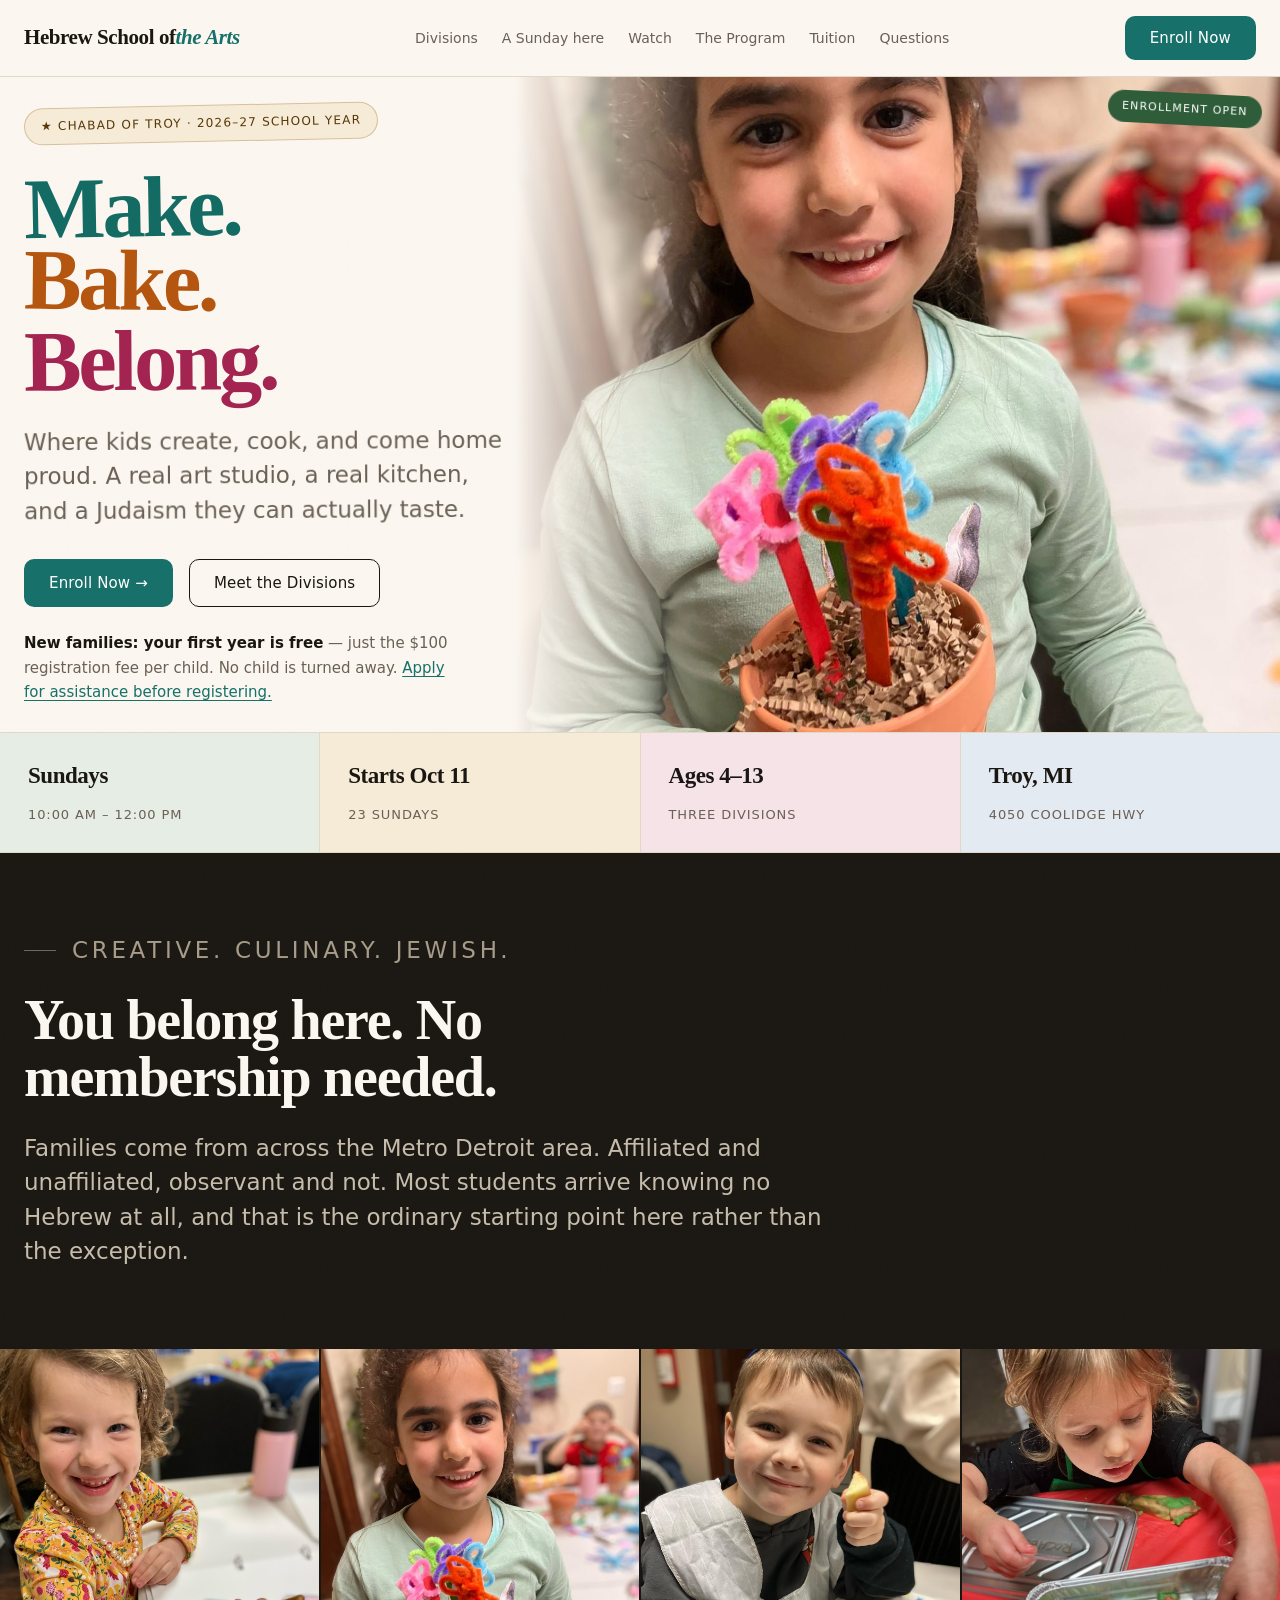
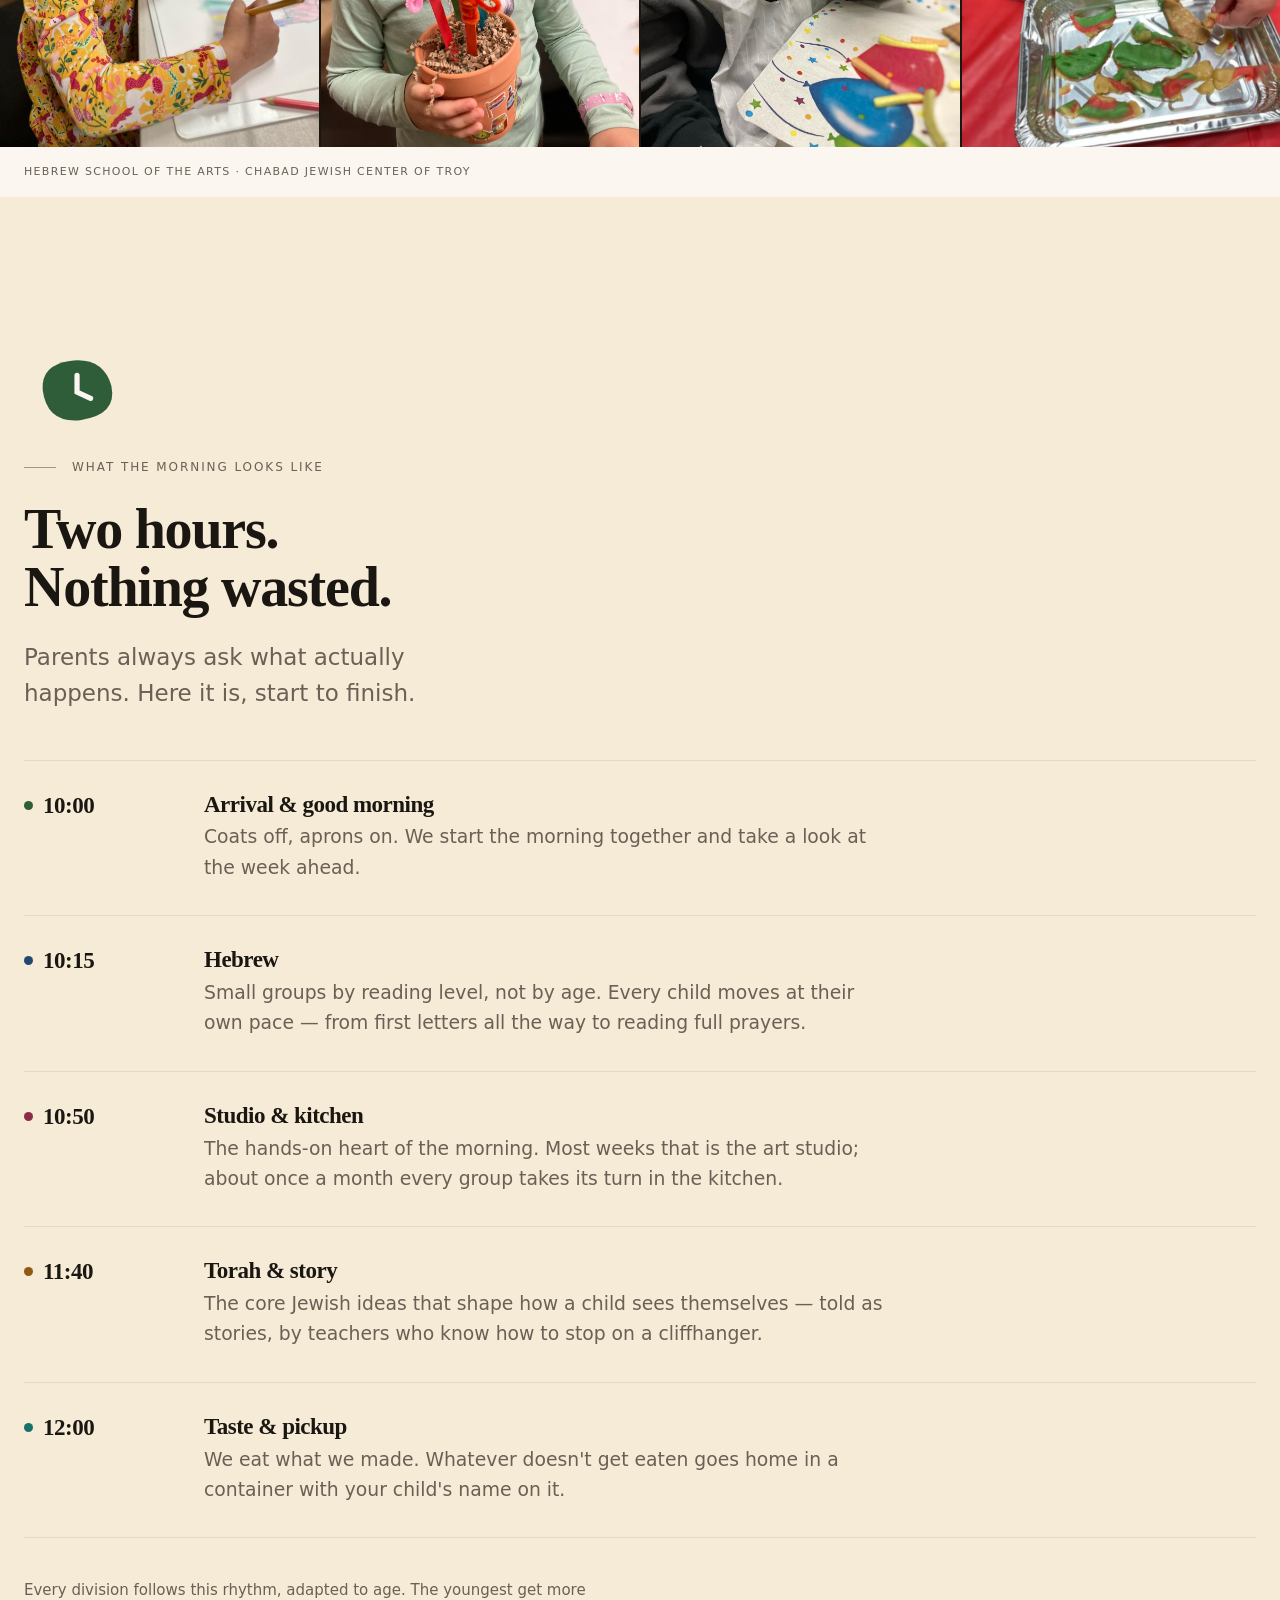
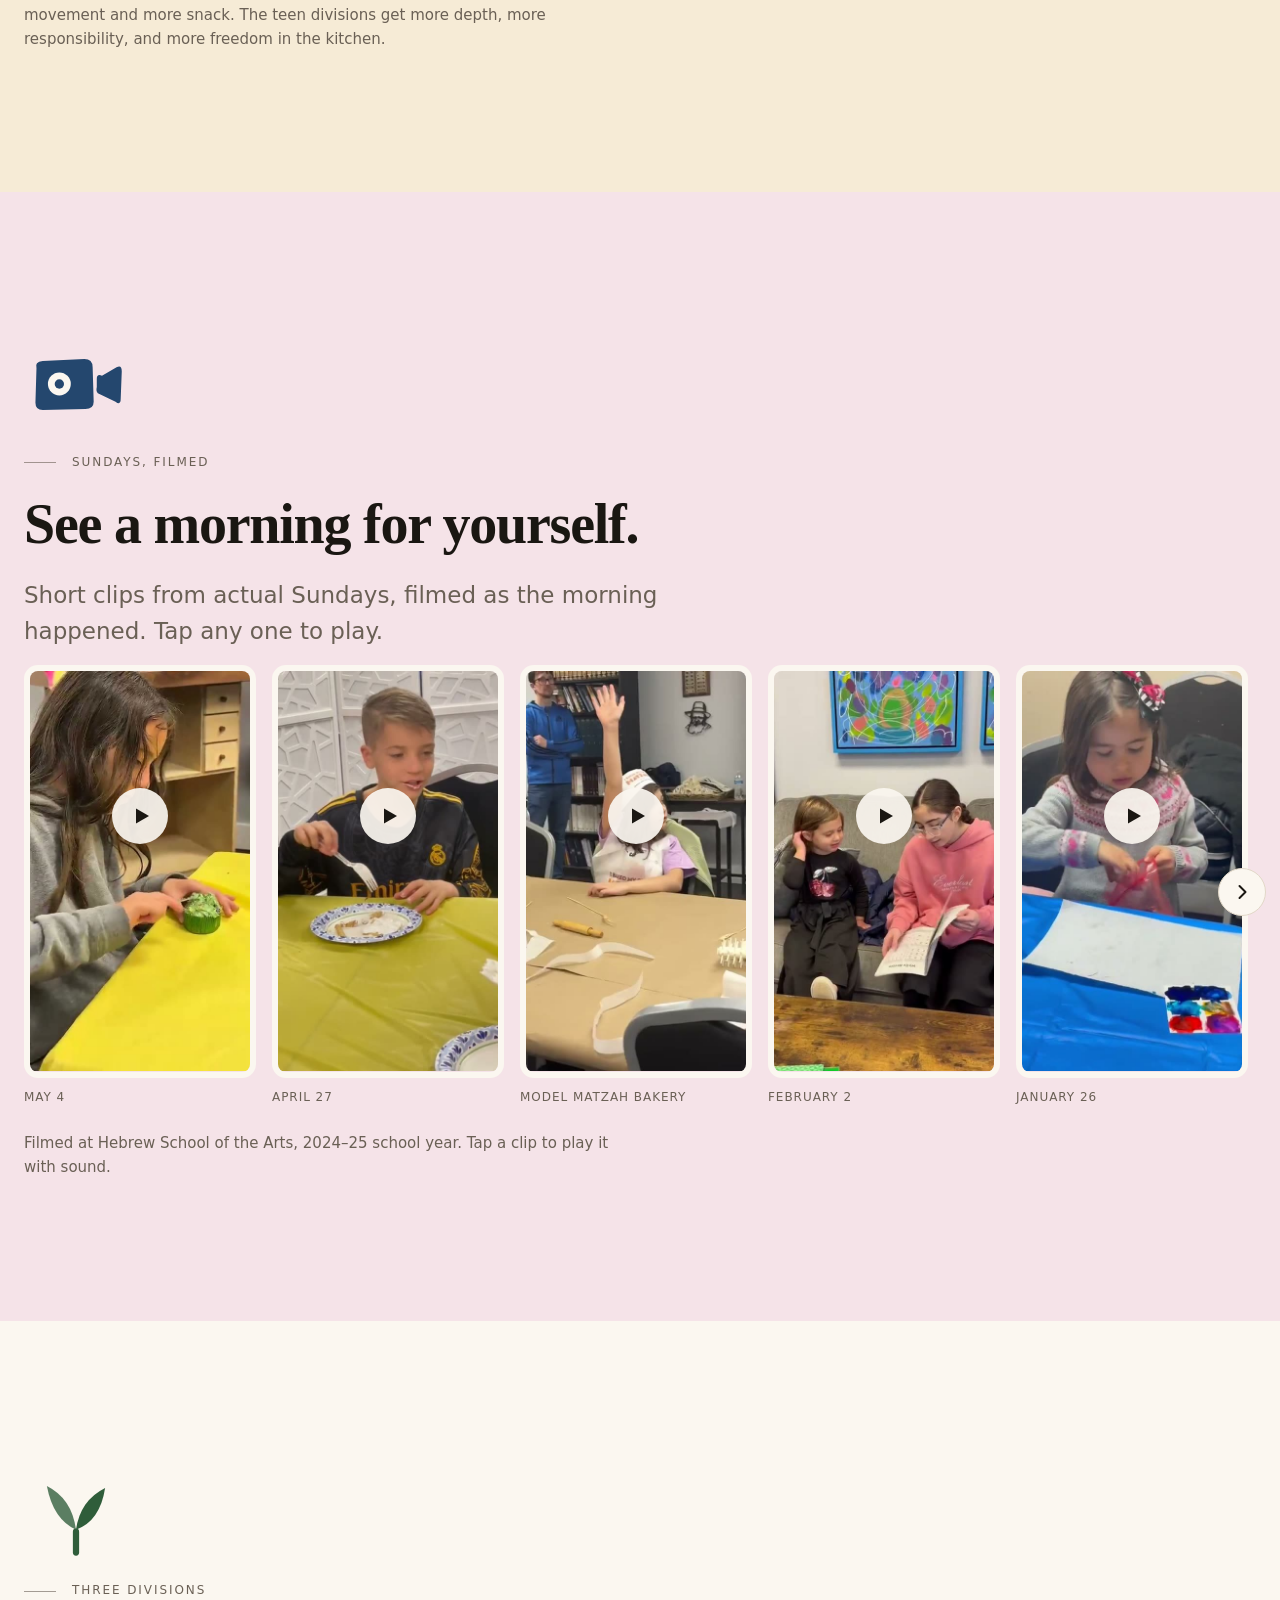
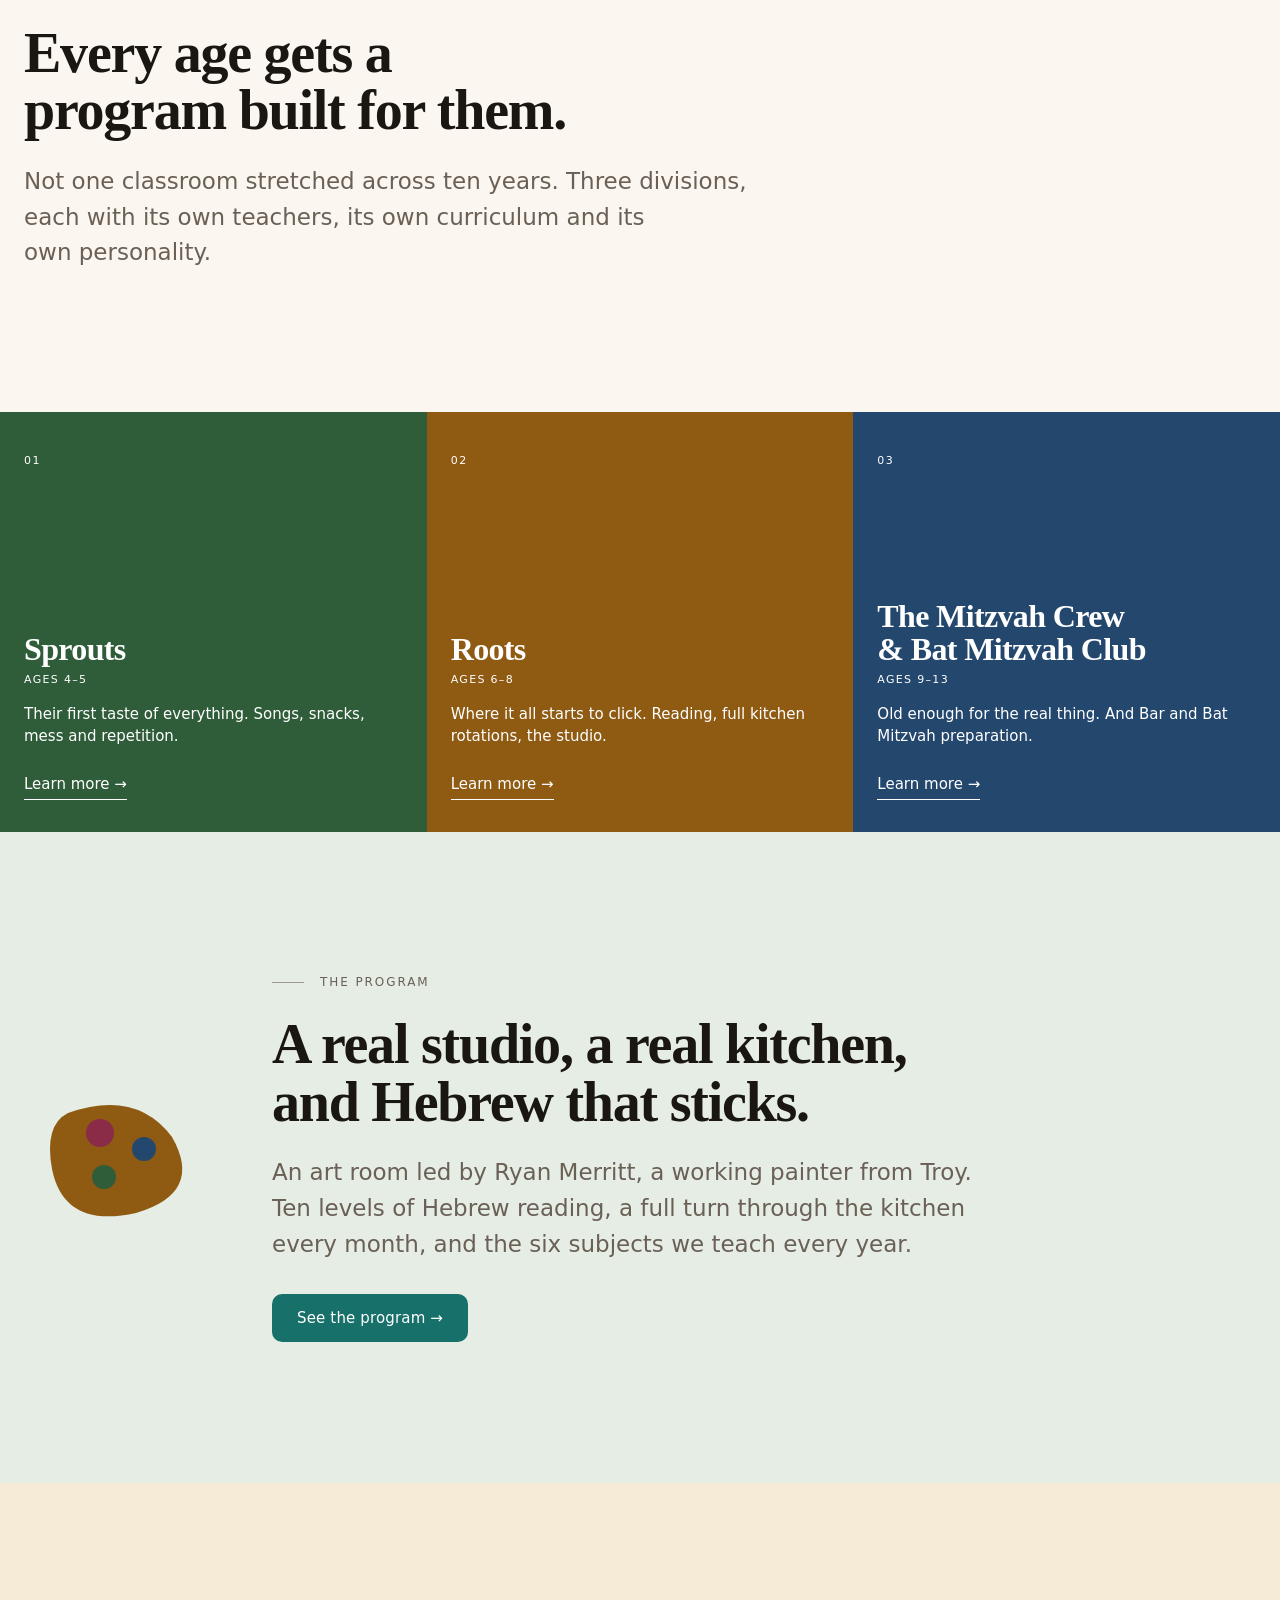
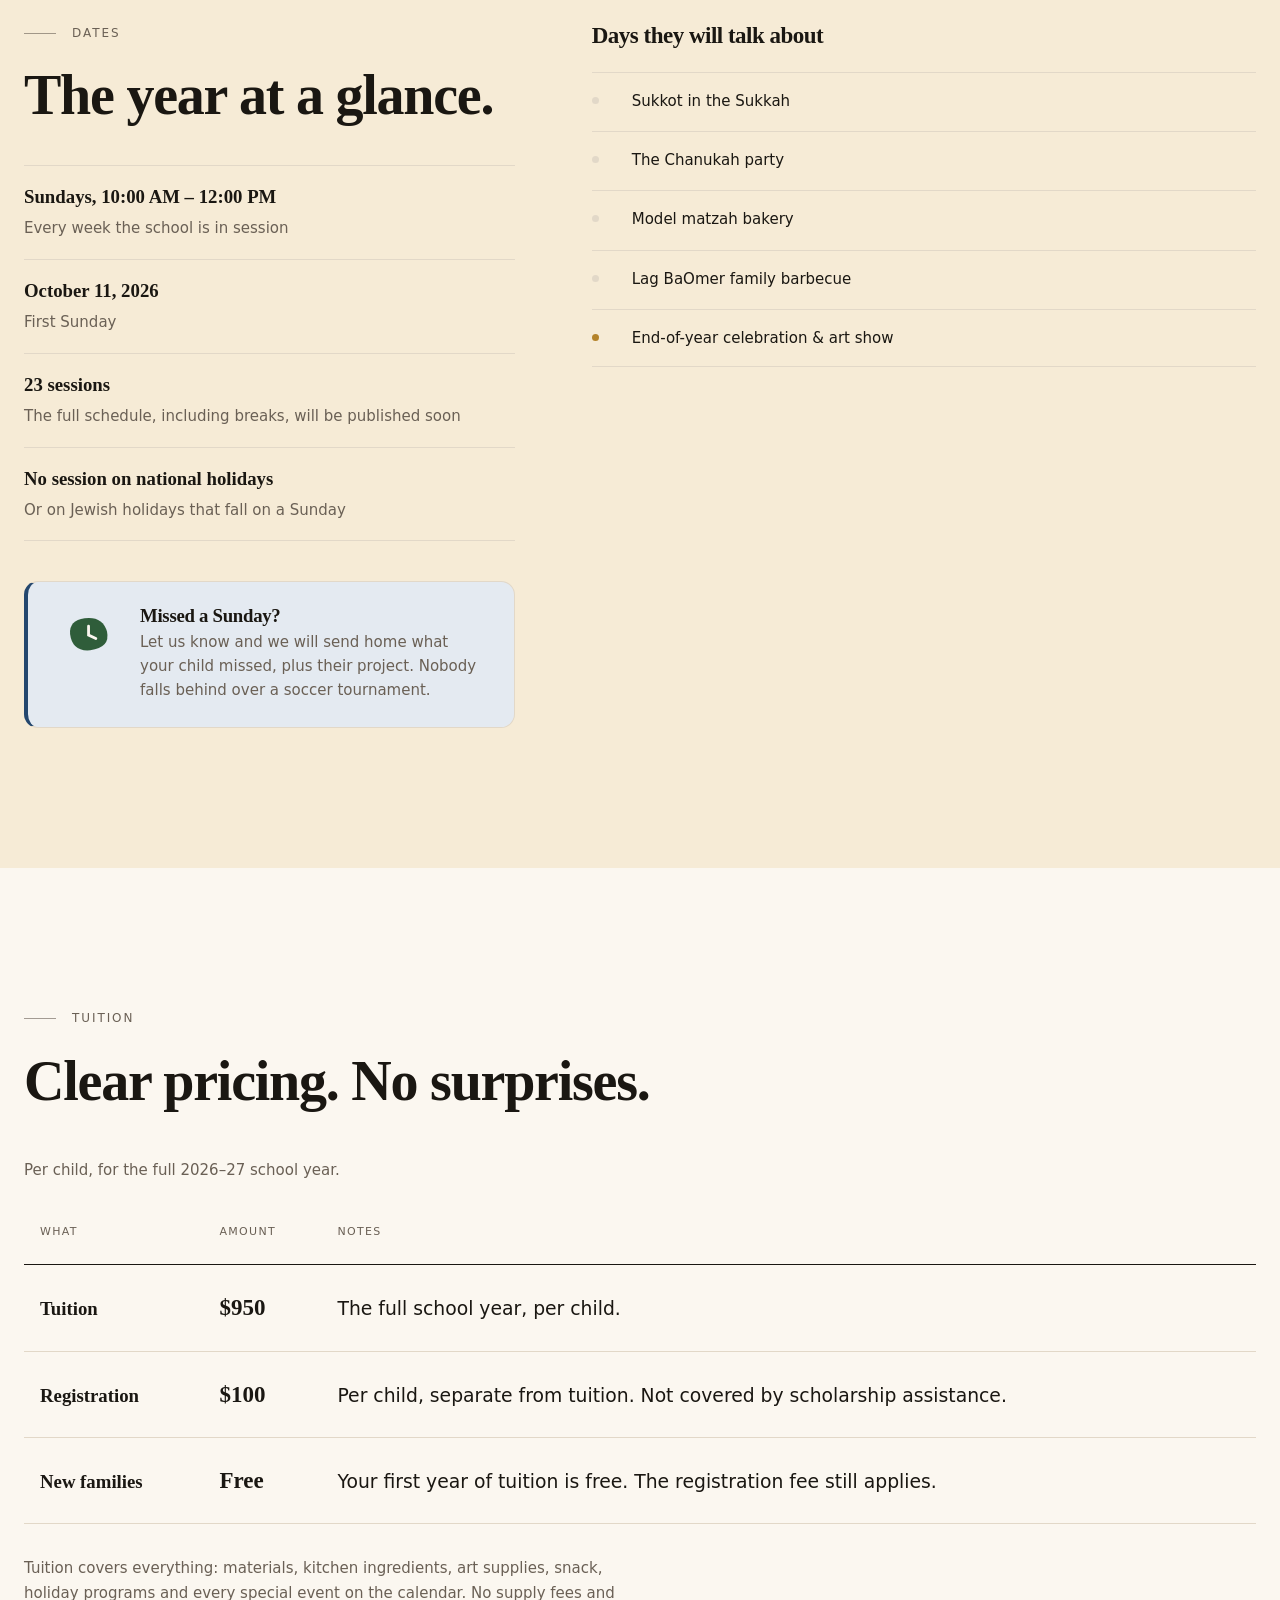
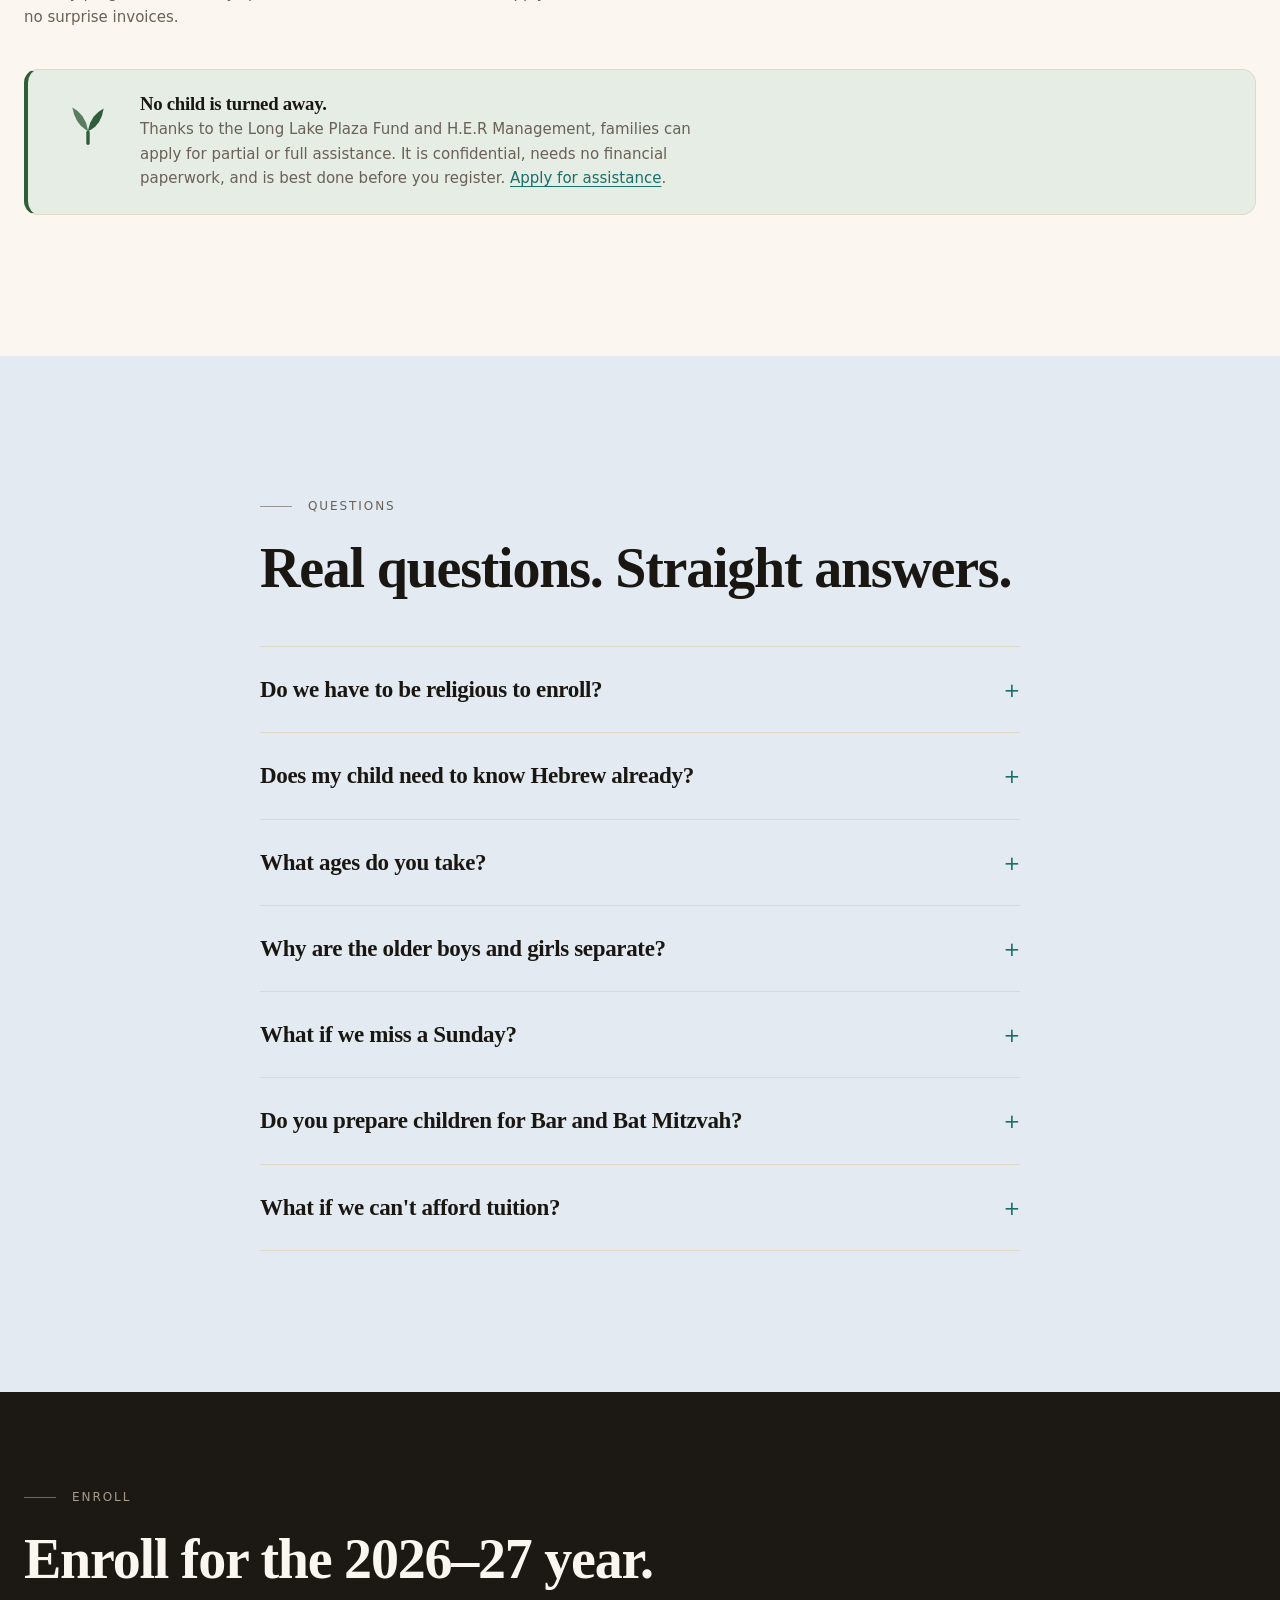
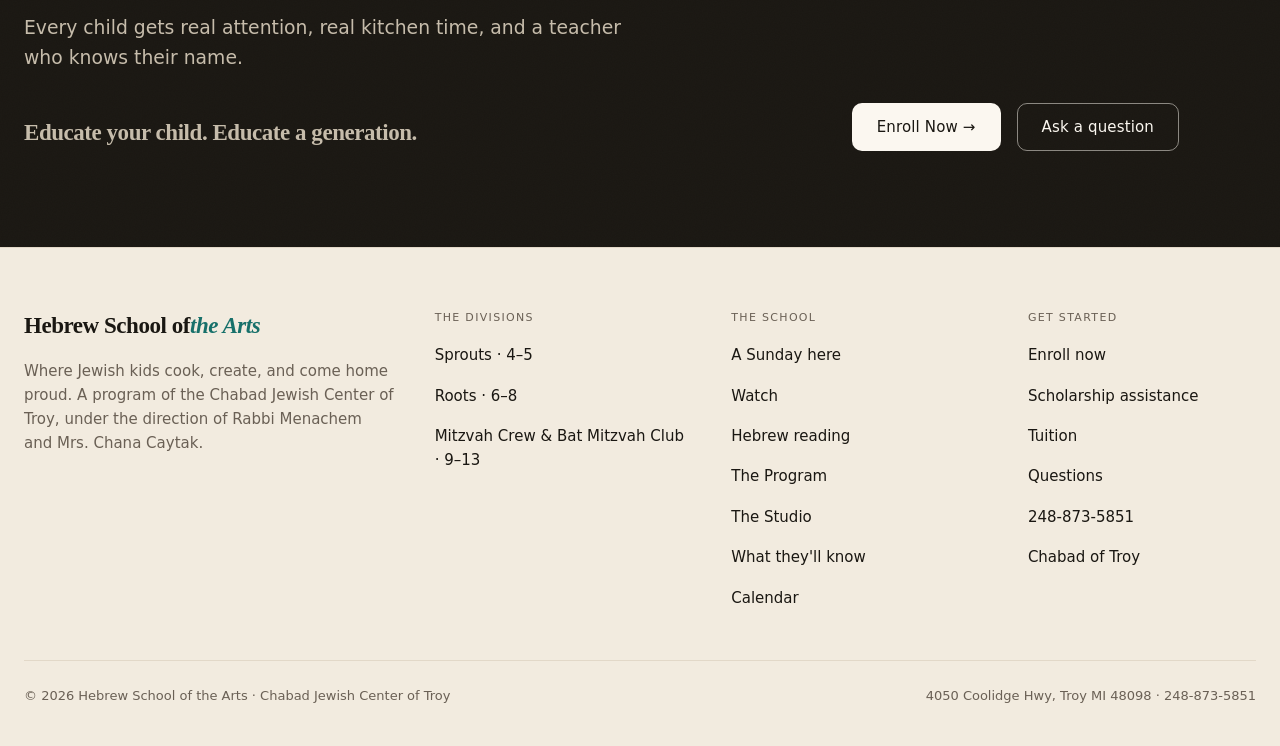
<file: index.html>
<!DOCTYPE html>
<html lang="en">
<head>
  <meta charset="UTF-8" />
  <meta name="viewport" content="width=device-width, initial-scale=1.0" />

  <title>Hebrew School of the Arts 2026&ndash;27 &mdash; Troy, MI | Chabad of Troy</title>
  <meta name="description" content="A Sunday Hebrew school where Jewish kids cook, create, and come home proud. Real commercial kitchen, dedicated art studio, three divisions for ages 4-13. Troy, MI." />
  <meta name="robots" content="index, follow, max-image-preview:large" />
  <meta name="author" content="Chabad Jewish Center of Troy" />
  <meta name="keywords" content="Hebrew school Troy MI, Jewish education Troy Michigan, Sunday Hebrew school Oakland County, Bar Mitzvah preparation Troy, Bat Mitzvah class Troy, kids cooking classes Troy, Aleph Champ" />
  <meta name="geo.region" content="US-MI" />
  <meta name="geo.placename" content="Troy, Michigan" />
  <meta name="theme-color" content="#17706A" />
  <link rel="canonical" href="https://shliachflow.github.io/hebrew-school-of-the-arts/" />

  <meta property="og:type" content="website" />
  <meta property="og:title" content="Hebrew School of the Arts 2026&ndash;27 &mdash; Troy, MI" />
  <meta property="og:description" content="Make. Bake. Belong. Real kitchens, a real art studio, and Judaism kids can taste. Ages 4-13, Sundays in Troy." />
  <meta property="og:image" content="https://shliachflow.github.io/hebrew-school-of-the-arts/uploads/og-image.jpg" />
  <meta property="og:url" content="https://shliachflow.github.io/hebrew-school-of-the-arts/" />
  <meta property="og:site_name" content="Hebrew School of the Arts" />
  <meta property="og:locale" content="en_US" />

  <meta name="twitter:card" content="summary_large_image" />
  <meta name="twitter:title" content="Hebrew School of the Arts 2026&ndash;27 &mdash; Troy, MI" />
  <meta name="twitter:description" content="Make. Bake. Belong. Real kitchens, a real art studio, and Judaism kids can taste. Ages 4-13, Sundays in Troy." />
  <meta name="twitter:image" content="https://shliachflow.github.io/hebrew-school-of-the-arts/uploads/og-image.jpg" />

  <link rel="preconnect" href="https://api.fontshare.com" crossorigin />
  <link rel="preconnect" href="https://fonts.googleapis.com" />
  <link rel="preconnect" href="https://fonts.gstatic.com" crossorigin />
  <link href="https://api.fontshare.com/v2/css?f[]=bespoke-slab@700&amp;f[]=switzer@400,500&amp;display=swap" rel="stylesheet" />
  <link href="https://fonts.googleapis.com/css2?family=Suez+One&amp;display=swap" rel="stylesheet" />
  <link rel="stylesheet" href="style.css" />

  <script type="application/ld+json">
  {
    "@context": "https://schema.org",
    "@graph": [
      {
        "@type": "Organization",
        "@id": "https://shliachflow.github.io/hebrew-school-of-the-arts/#organization",
        "name": "Chabad Jewish Center of Troy",
        "url": "https://shliachflow.github.io/hebrew-school-of-the-arts/",
        "telephone": "+1-248-873-5851",
        "address": {
          "@type": "PostalAddress",
          "streetAddress": "4050 Coolidge Hwy",
          "addressLocality": "Troy", "addressRegion": "MI",
          "postalCode": "48098", "addressCountry": "US"
        }
      },
      {
        "@type": "School",
        "@id": "https://shliachflow.github.io/hebrew-school-of-the-arts/#school",
        "name": "Hebrew School of the Arts",
        "slogan": "Creative. Culinary. Jewish.",
        "url": "https://shliachflow.github.io/hebrew-school-of-the-arts/",
        "telephone": "+1-248-873-5851",
        "parentOrganization": { "@id": "https://shliachflow.github.io/hebrew-school-of-the-arts/#organization" },
        "address": {
          "@type": "PostalAddress",
          "streetAddress": "4050 Coolidge Hwy",
          "addressLocality": "Troy", "addressRegion": "MI",
          "postalCode": "48098", "addressCountry": "US"
        },
        "areaServed": ["Metro Detroit, MI", "Oakland County, MI"],
        "audience": {
          "@type": "EducationalAudience",
          "educationalRole": "student",
          "audienceType": "Children ages 4 to 13"
        }
      },
      {
        "@type": "FAQPage",
        "@id": "https://shliachflow.github.io/hebrew-school-of-the-arts/#faq",
        "mainEntity": [
          {
            "@type": "Question",
            "name": "Do we have to be religious to enroll?",
            "acceptedAnswer": { "@type": "Answer", "text": "No. This school is for every Jewish family in our community, affiliated or unaffiliated, observant or not, interfaith, and everything in between." }
          },
          {
            "@type": "Question",
            "name": "Does my child need to know Hebrew already?",
            "acceptedAnswer": { "@type": "Answer", "text": "Not at all. Most students start with no Hebrew whatsoever. We teach in small groups by reading level, so a beginner is never behind and an advanced reader is never bored." }
          },
          {
            "@type": "Question",
            "name": "What ages do you take?",
            "acceptedAnswer": { "@type": "Answer", "text": "Ages 4 through 13, across three divisions: Sprouts (4-5), Roots (6-8), and the Mitzvah Crew and Bat Mitzvah Club for ages 9-13." }
          },
          {
            "@type": "Question",
            "name": "How much is tuition?",
            "acceptedAnswer": { "@type": "Answer", "text": "Tuition is $950 per child for the full school year, plus a $100 registration fee per child. New families receive their first year of tuition free; the registration fee still applies." }
          },
          {
            "@type": "Question",
            "name": "Do you prepare children for Bar and Bat Mitzvah?",
            "acceptedAnswer": { "@type": "Answer", "text": "Yes, and it is the heart of both teen divisions. Preparation includes one-on-one coaching, and we work with each family individually as the date approaches." }
          },
          {
            "@type": "Question",
            "name": "What if we cannot afford tuition?",
            "acceptedAnswer": { "@type": "Answer", "text": "Scholarship assistance is available thanks to the Long Lake Plaza Fund and H.E.R Management. Applications are confidential and require no financial paperwork. Apply before registering." }
          }
        ]
      }
    ]
  }
  </script>
</head>
<body>

<a class="sr-only" href="#main">Skip to main content</a>

<!-- Cut-paper spot marks, defined once and referenced with <use>. Flat fills,
     no gradients, no strokes except where a shape genuinely needs one. -->
<svg width="0" height="0" style="position:absolute" aria-hidden="true" focusable="false">
  <defs>
    <symbol id="spot-bowl" viewBox="0 0 100 100">
      <path d="M12 52 Q10 34 34 30 Q64 25 74 46 Q82 66 48 71 Q18 74 12 52Z" fill="#17706A"/>
      <path d="M24 45 Q40 39 60 44" stroke="#FBF7F0" stroke-width="4" fill="none" stroke-linecap="round" opacity=".6"/>
      <path d="M70 24 Q84 18 88 30 Q91 42 79 45" stroke="#8F5A12" stroke-width="6" fill="none" stroke-linecap="round"/>
    </symbol>
    <symbol id="spot-challah" viewBox="0 0 100 100">
      <path d="M14 48 Q50 34 86 48 Q92 62 84 70 Q50 84 16 70 Q8 60 14 48Z" fill="#8A2B48"/>
      <path d="M24 53 Q36 46 46 55 Q57 45 68 54 Q78 46 84 54" stroke="#FBF7F0" stroke-width="5" fill="none" stroke-linecap="round"/>
    </symbol>
    <symbol id="spot-palette" viewBox="0 0 100 100">
      <path d="M22 28 Q56 16 74 40 Q90 68 56 78 Q20 86 14 56 Q10 34 22 28Z" fill="#8F5A12"/>
      <circle cx="38" cy="38" r="7" fill="#8A2B48"/>
      <circle cx="60" cy="46" r="6" fill="#24476E"/>
      <circle cx="40" cy="60" r="6" fill="#2F5D3A"/>
    </symbol>
    <symbol id="spot-sprout" viewBox="0 0 100 100">
      <path d="M50 66 Q54 38 78 26 Q73 58 50 66Z" fill="#2F5D3A"/>
      <path d="M50 66 Q46 36 22 24 Q28 56 50 66Z" fill="#2F5D3A" opacity=".78"/>
      <path d="M50 68 L50 88" stroke="#2F5D3A" stroke-width="6" stroke-linecap="round"/>
    </symbol>
    <symbol id="spot-book" viewBox="0 0 100 100">
      <path d="M10 30 Q30 22 48 30 L48 76 Q30 68 10 76Z" fill="#24476E"/>
      <path d="M52 30 Q70 22 90 30 L90 76 Q70 68 52 76Z" fill="#24476E" opacity=".8"/>
      <path d="M50 28 L50 78" stroke="#FBF7F0" stroke-width="4" stroke-linecap="round"/>
    </symbol>
    <!-- Cut-paper star: two torn triangles laid over each other, edges
         deliberately uneven so it reads as made rather than drawn by a machine.
         Used for the outcomes section, whose stated goal is "be proud out
         loud" — the one outcome the school says it cares about most. -->
    <symbol id="spot-star" viewBox="0 0 100 100">
      <path d="M50 14 L79 63 L20 64Z" fill="#17706A"/>
      <path d="M50 86 L21 37 L80 36Z" fill="#17706A" opacity=".82"/>
      <path d="M50 34 L62 55 L37 56Z" fill="#FBF7F0" opacity=".28"/>
    </symbol>
    <symbol id="spot-video" viewBox="0 0 100 100">
      <path d="M12 34 Q10 28 18 27 L58 25 Q66 25 66 33 L67 66 Q67 73 59 73 L18 74 Q11 74 11 67Z" fill="#24476E"/>
      <path d="M70 44 Q70 39 75 41 L89 33 Q94 30 94 37 L93 63 Q93 70 88 66 L71 58 Q69 56 70 52Z" fill="#24476E"/>
      <circle cx="34" cy="49" r="11" fill="#FBF7F0"/>
      <circle cx="34" cy="49" r="4.5" fill="#24476E"/>
    </symbol>
    <symbol id="spot-clock" viewBox="0 0 100 100">
      <path d="M18 50 Q16 26 44 22 Q76 18 84 46 Q90 74 54 79 Q22 82 18 50Z" fill="#2F5D3A"/>
      <path d="M51 36 L51 52 L64 58" stroke="#FBF7F0" stroke-width="5" fill="none" stroke-linecap="round"/>
    </symbol>
  </defs>
</svg>

<!-- ============================ NAV ============================ -->
<header class="nav">
  <div class="container nav-inner">
    <a class="wordmark" href="/">Hebrew School of <em>the Arts</em></a>

    <nav aria-label="Main">
      <!-- Five links, ordered to match how a parent actually decides:
           who is it for, what happens, what makes it different, what it costs,
           and my remaining questions. Kitchen/Studio/Hebrew/Calendar are all
           reachable from the footer. -->
      <ul class="nav-links" id="navLinks">
        <li><a href="#divisions">Divisions</a></li>
        <li><a href="#sundays">A Sunday here</a></li>
        <li><a href="#reels">Watch</a></li>
        <li><a href="program.html">The Program</a></li>
        <li><a href="#tuition">Tuition</a></li>
        <li><a href="#faq">Questions</a></li>
      </ul>
    </nav>

    <button class="nav-toggle" id="navToggle" aria-expanded="false" aria-controls="navLinks" aria-label="Open menu">
      <svg width="26" height="26" viewBox="0 0 26 26" fill="none" aria-hidden="true">
        <path d="M4 8h18M4 13h18M4 18h18" stroke="currentColor" stroke-width="1.8" stroke-linecap="round"/>
      </svg>
    </button>

    <a class="btn btn--primary nav-cta" href="register.html">Enroll Now</a>
  </div>
</header>

<main id="main">

  <!-- ============================ HERO ============================
       Built on the same skeleton as camp.jewishtroy.com: a tilted tag chip, a
       big per-word-coloured headline, a tilted sub, a 2x2 facts grid INSIDE the
       hero, two buttons and a small note; then one image on the right carrying
       tilted text cards laid over it. Same structure, this site's own face,
       palette and words. No video here.
       ==================================================================== -->
  <section class="hero">
    <div class="hero-left">
      <p class="hero-tag">&#9733; Chabad of Troy &middot; 2026&ndash;27 School Year</p>

      <h1 class="hero-h1">
        <span class="hw hw1">Make.</span>
        <span class="hw hw2">Bake.</span>
        <span class="hw hw3">Belong.</span>
      </h1>

      <p class="hero-sub">
        Where kids create, cook, and come home proud. A real art studio, a real kitchen,
        and a Judaism they can actually taste.
      </p>


      <div class="hero-btns">
        <a class="btn btn--primary" href="register.html">Enroll Now &rarr;</a>
        <a class="btn btn--ghost" href="#divisions">Meet the Divisions</a>
      </div>

      <p class="hero-note">
        <strong>New families: your first year is free</strong> &mdash; just the <!--f:reg_fee-->$100<!--/f--> registration
        fee per child. No child is turned away.
        <a href="scholarship.html">Apply for assistance before registering.</a>
      </p>
    </div>

    <div class="hero-right">
      <!-- ================= HERO IMAGE =================
           A real session photo, supplied by the client 2026-08-26. 1680x1200,
           cropped 1.4:1 from a 1200x1600 original and biased upward so the head
           and hands survive the mobile panel's harder 1.95:1 crop.

           object-position keeps the action, not the dead centre, in frame when
           `cover` crops. The cut-paper fallback this replaced is preserved in
           git history if it is ever needed back.

           Chosen over the other three because it is hands-and-craft-at-a-table
           rather than a portrait: the child is looking down at the work, which
           is what the original image brief asked for and is the least
           identifying of the four. -->
      <img class="hero-action-img" src="uploads/hero.jpg" width="1400" height="1400"
           fetchpriority="high" decoding="async"
           alt="A child holding up a decorated flower pot she made, with classmates working at the table behind her." />

      <!-- Two overlay cards were removed here on 2026-08-31.
           "Messy aprons. Big ideas. Jewish pride." was a second three-line
           slogan sitting beside "Make. Bake. Belong." - two slogans competing
           in one view. "You belong here. No membership needed..." repeated the
           band section immediately below it word for word, and covered the
           craft the child is holding up, which is the reason the photograph
           works. The client's note was that the hero read as disconnected
           rather than seamless; this is most of that. The chip stays - it is
           small, it does not repeat anything, and it earns its place. -->
      <div class="hero-action-chip">Enrollment open</div>
    </div>
  </section>


  <!-- Single full-width row beneath the header, four across. Client preferred
       this to a 2x2 stack inside the hero. -->
  <div class="stat-row">
    <div class="stat s1"><strong>Sundays</strong><span><!--f:hours-->10:00 AM &ndash; 12:00 PM<!--/f--></span></div>
    <div class="stat s2"><strong><!--f:start_short-->Starts Oct 11<!--/f--></strong><span><!--f:sessions_short-->23 Sundays<!--/f--></span></div>
    <div class="stat s3"><strong>Ages <!--f:age_range-->4&ndash;13<!--/f--></strong><span><!--f:division_count_word-->Three<!--/f--> divisions</span></div>
    <div class="stat s4"><strong>Troy, MI</strong><span>4050 Coolidge Hwy</span></div>
  </div>
  <!-- ============================ BAND ============================ -->
  <section class="band">
    <div class="container">
      <p class="eyebrow">Creative. Culinary. Jewish.</p>
      <h2>You belong here. No membership needed.</h2>
      <p>
        Families come from across the Metro Detroit area. Affiliated and
        unaffiliated, observant and not. Most students arrive knowing no Hebrew at all,
        and that is the ordinary starting point here rather than the exception.
      </p>
    </div>
  </section>

  <!-- These four are the school's OWN session photographs, supplied by the
       client 2026-08-26. They replaced four archive images from the Family
       Hamantaschen Bake, a supermarket community event that was never a school
       session - which is why the credit line changed with them.
       Alt text describes only what is visible. No gender is assumed, and no
       photograph is captioned with a claim it does not actually show.
       See CONTENT-SOURCES.md -->
  <div class="strip">
    <figure>
      <img src="uploads/photos/session-drawing.jpg" width="1200" height="1600" loading="lazy" decoding="async"
           alt="A child drawing at a table with coloured pencils." />
    </figure>
    <figure>
      <img src="uploads/photos/session-flowerpot.jpg" width="1200" height="1600" loading="lazy" decoding="async"
           alt="A child holding up a decorated flower pot, classmates working at the table behind." />
    </figure>
    <figure>
      <img src="uploads/photos/session-snack.jpg" width="1200" height="1600" loading="lazy" decoding="async"
           alt="A child in a smock at the table, holding a piece of a snack." />
    </figure>
    <figure>
      <img src="uploads/photos/session-dough.jpg" width="1200" height="1600" loading="lazy" decoding="async"
           alt="A child in an apron pressing coloured dough onto a foil tray." />
    </figure>
  </div>
  <div class="container">
    <p class="photo-credit">Hebrew School of the Arts &middot; Chabad Jewish Center of Troy</p>
  </div>

  <!-- ============================ A SUNDAY ============================ -->
  <section class="section section--butter" id="sundays">
    <div class="container">
      <div class="s-head reveal">
        <svg class="spot" aria-hidden="true" focusable="false"><use href="#spot-clock"/></svg>
        <p class="eyebrow">What the Morning Looks Like</p>
        <h2 class="s-title">Two hours. Nothing wasted.</h2>
        <p class="lede">Parents always ask what actually happens. Here it is, start to finish.</p>
      </div>

      <ol class="timeline reveal stagger">
        <li class="reveal">
          <div class="tl-time"><span class="tl-dot"></span>10:00</div>
          <div class="tl-body">
            <h3>Arrival &amp; good morning</h3>
            <p>Coats off, aprons on. We start the morning together and take a look at the week ahead.</p>
          </div>
        </li>
        <li class="reveal">
          <div class="tl-time"><span class="tl-dot"></span>10:15</div>
          <div class="tl-body">
            <h3>Hebrew</h3>
            <p>Small groups by reading level, not by age. Every child moves at their own pace &mdash;
               from first letters all the way to reading full prayers.</p>
          </div>
        </li>
        <li class="reveal">
          <div class="tl-time"><span class="tl-dot"></span>10:50</div>
          <div class="tl-body">
            <h3>Studio &amp; kitchen</h3>
            <p>The hands-on heart of the morning. Most weeks that is the art studio; about once a
               month every group takes its turn in the kitchen.</p>
          </div>
        </li>
        <li class="reveal">
          <div class="tl-time"><span class="tl-dot"></span>11:40</div>
          <div class="tl-body">
            <h3>Torah &amp; story</h3>
            <p>The core Jewish ideas that shape how a child sees themselves &mdash; told as
               stories, by teachers who know how to stop on a cliffhanger.</p>
          </div>
        </li>
        <li class="reveal">
          <div class="tl-time"><span class="tl-dot"></span>12:00</div>
          <div class="tl-body">
            <h3>Taste &amp; pickup</h3>
            <p>We eat what we made. Whatever doesn't get eaten goes home in a container with your
               child's name on it.</p>
          </div>
        </li>
      </ol>

      <p class="fine" style="margin-top:var(--s-5)">
        Every division follows this rhythm, adapted to age. The youngest get more movement and more
        snack. The teen divisions get more depth, more responsibility, and more freedom in the kitchen.
      </p>
    </div>
  </section>

  <!-- ============================ REELS ============================
       The school's own weekly Sunday videos, pulled from the Media page on
       jewishtroy.com. Native 480x848 vertical phone video. These are the only
       genuinely Hebrew-school footage available — the photo galleries are all
       community events. See CONTENT-SOURCES.md
       ==================================================================== -->
  <section class="section section--blush" id="reels">
    <div class="container">
      <div class="s-head s-head--wide reveal">
        <svg class="spot" aria-hidden="true" focusable="false"><use href="#spot-video"/></svg>
        <p class="eyebrow">Sundays, Filmed</p>
        <h2 class="s-title">See a morning for yourself.</h2>
        <p class="lede">
          Short clips from actual Sundays, filmed as the morning happened. Tap any one to play.
        </p>
      </div>

      <div class="reels-wrap reveal">
        <button class="reels-btn" id="reelsPrev" type="button" aria-label="Scroll to previous clips" aria-controls="reelsRow">
          <svg viewBox="0 0 18 18" fill="none" aria-hidden="true"><path d="M11.5 3 5.5 9l6 6" stroke="currentColor" stroke-width="2" stroke-linecap="round" stroke-linejoin="round"/></svg>
        </button>
        <button class="reels-btn" id="reelsNext" type="button" aria-label="Scroll to more clips" aria-controls="reelsRow">
          <svg viewBox="0 0 18 18" fill="none" aria-hidden="true"><path d="M6.5 3l6 6-6 6" stroke="currentColor" stroke-width="2" stroke-linecap="round" stroke-linejoin="round"/></svg>
        </button>
      <div class="reels reveal stagger" id="reelsRow">
        <figure class="reel">
          <video src="uploads/video/hsa-2025-05-04.mp4" poster="uploads/video/posters/hsa-2025-05-04.jpg" preload="metadata" muted playsinline loop
                 aria-label="Hebrew school Sunday, May 4"></video>
          <span class="reel-play"><svg viewBox="0 0 20 20" fill="currentColor" aria-hidden="true"><path d="M4 2.5 17 10 4 17.5Z"/></svg></span>
          <figcaption>May 4</figcaption>
        </figure>
        <figure class="reel">
          <video src="uploads/video/hsa-2025-04-27.mp4" poster="uploads/video/posters/hsa-2025-04-27.jpg" preload="metadata" muted playsinline loop
                 aria-label="Hebrew school Sunday, April 27"></video>
          <span class="reel-play"><svg viewBox="0 0 20 20" fill="currentColor" aria-hidden="true"><path d="M4 2.5 17 10 4 17.5Z"/></svg></span>
          <figcaption>April 27</figcaption>
        </figure>
        <figure class="reel">
          <video src="uploads/video/matzah-bakery.mp4" poster="uploads/video/posters/matzah-bakery.jpg" preload="metadata" muted playsinline loop
                 aria-label="Model matzah bakery"></video>
          <span class="reel-play"><svg viewBox="0 0 20 20" fill="currentColor" aria-hidden="true"><path d="M4 2.5 17 10 4 17.5Z"/></svg></span>
          <figcaption>Model matzah bakery</figcaption>
        </figure>
        <figure class="reel">
          <video src="uploads/video/hsa-2025-02-02.mp4" poster="uploads/video/posters/hsa-2025-02-02.jpg" preload="metadata" muted playsinline loop
                 aria-label="Hebrew school Sunday, February 2"></video>
          <span class="reel-play"><svg viewBox="0 0 20 20" fill="currentColor" aria-hidden="true"><path d="M4 2.5 17 10 4 17.5Z"/></svg></span>
          <figcaption>February 2</figcaption>
        </figure>
        <figure class="reel">
          <video src="uploads/video/hsa-2025-01-26.mp4" poster="uploads/video/posters/hsa-2025-01-26.jpg" preload="metadata" muted playsinline loop
                 aria-label="Hebrew school Sunday, January 26"></video>
          <span class="reel-play"><svg viewBox="0 0 20 20" fill="currentColor" aria-hidden="true"><path d="M4 2.5 17 10 4 17.5Z"/></svg></span>
          <figcaption>January 26</figcaption>
        </figure>
        <figure class="reel">
          <video src="uploads/video/hsa-2025-01-19.mp4" poster="uploads/video/posters/hsa-2025-01-19.jpg" preload="metadata" muted playsinline loop
                 aria-label="Hebrew school Sunday, January 19"></video>
          <span class="reel-play"><svg viewBox="0 0 20 20" fill="currentColor" aria-hidden="true"><path d="M4 2.5 17 10 4 17.5Z"/></svg></span>
          <figcaption>January 19</figcaption>
        </figure>
        <figure class="reel">
          <video src="uploads/video/hsa-2025-01-12.mp4" poster="uploads/video/posters/hsa-2025-01-12.jpg" preload="metadata" muted playsinline loop
                 aria-label="Hebrew school Sunday, January 12"></video>
          <span class="reel-play"><svg viewBox="0 0 20 20" fill="currentColor" aria-hidden="true"><path d="M4 2.5 17 10 4 17.5Z"/></svg></span>
          <figcaption>January 12</figcaption>
        </figure>
        <figure class="reel">
          <video src="uploads/video/hsa-2024-12-22.mp4" poster="uploads/video/posters/hsa-2024-12-22.jpg" preload="metadata" muted playsinline loop
                 aria-label="Hebrew school Sunday, December 22"></video>
          <span class="reel-play"><svg viewBox="0 0 20 20" fill="currentColor" aria-hidden="true"><path d="M4 2.5 17 10 4 17.5Z"/></svg></span>
          <figcaption>December 22</figcaption>
        </figure>
      </div>

      </div>

      <p class="fine">Filmed at Hebrew School of the Arts, 2024&ndash;25 school year. Tap a clip to
         play it with sound.</p>
    </div>
  </section>

  <!-- ============================ DIVISIONS ============================
       Four full sections lived here and accounted for 30% of total page height
       (~8 screens). They are now four real pages under /divisions/ and this is
       the index. Edge-to-edge panels, no gaps — a band of color, not a card grid.
       ==================================================================== -->
  <section class="section" id="divisions">
    <div class="container">
      <div class="s-head s-head--wide reveal">
        <svg class="spot" aria-hidden="true" focusable="false"><use href="#spot-sprout"/></svg>
        <p class="eyebrow">Three Divisions</p>
        <h2 class="s-title">Every age gets a program built for them.</h2>
        <p class="lede">
          Not one classroom stretched across ten years. Three divisions, each with its own teachers,
          its own curriculum and its own personality.
        </p>
      </div>
    </div>
  </section>

  <div class="dband reveal stagger">
    <a class="dpanel dpanel--sprouts" href="divisions/sprouts.html">
      <span class="dpanel-n">01</span>
      <h3>Sprouts</h3>
      <p class="dpanel-ages">Ages 4&ndash;5</p>
      <p>Their first taste of everything. Songs, snacks, mess and repetition.</p>
      <span class="dpanel-go">Learn more &rarr;</span>
    </a>
    <a class="dpanel dpanel--roots" href="divisions/roots.html">
      <span class="dpanel-n">02</span>
      <h3>Roots</h3>
      <p class="dpanel-ages">Ages 6&ndash;8</p>
      <p>Where it all starts to click. Reading, full kitchen rotations, the studio.</p>
      <span class="dpanel-go">Learn more &rarr;</span>
    </a>
    <a class="dpanel dpanel--crew" href="divisions/mitzvah-crew.html">
      <span class="dpanel-n">03</span>
      <h3>The Mitzvah Crew &amp; Bat Mitzvah Club</h3>
      <p class="dpanel-ages">Ages 9&ndash;13</p>
      <p>Old enough for the real thing. And Bar and Bat Mitzvah preparation.</p>
      <span class="dpanel-go">Learn more &rarr;</span>
    </a>
  </div>

  <!-- ============================ PROGRAM TEASER ============================ -->
  <section class="section section--mint" id="program">
    <div class="container s-illus">
      <svg class="spot spot--xl" aria-hidden="true" focusable="false"><use href="#spot-palette"/></svg>
      <div class="s-head s-head--wide reveal">
        <p class="eyebrow">The Program</p>
        <h2 class="s-title">A real studio, a real kitchen, and Hebrew that sticks.</h2>
        <p class="lede">
          An art room led by Ryan Merritt, a working painter from Troy. Ten levels of Hebrew
          reading, a full turn through the kitchen every month, and the six subjects we teach
          every year.
        </p>
        <a class="btn btn--primary" href="program.html" style="margin-top:var(--s-4)">See the program &rarr;</a>
      </div>
    </div>
  </section>

  <!-- ============================ CALENDAR ============================ -->
  <section class="section section--butter" id="calendar">
    <div class="container cal">
      <div class="reveal">
        <p class="eyebrow">Dates</p>
        <h2 class="s-title">The year at a glance.</h2>
        <ul class="cal-facts" style="margin-top:var(--s-5)">
          <li><b>Sundays, <!--f:hours-->10:00 AM &ndash; 12:00 PM<!--/f--></b><span>Every week the school is in session</span></li>
          <li><b><!--f:start_long-->October 11, 2026<!--/f--></b><span>First Sunday</span></li>
          <li><b><!--f:sessions_long-->23 sessions<!--/f--></b><span><!--f:schedule_note-->The full schedule, including breaks, will be published soon<!--/f--></span></li>
          <li><b>No session on national holidays</b><span>Or on Jewish holidays that fall on a Sunday</span></li>
        </ul>
        <div class="callout callout--sky">
          <svg class="spot" aria-hidden="true" focusable="false"><use href="#spot-clock"/></svg>
          <div>
            <h3>Missed a Sunday?</h3>
            <p>Let us know and we will send home what your child missed, plus their project. Nobody
               falls behind over a soccer tournament.</p>
          </div>
        </div>
      </div>

      <div class="reveal">
        <h3 style="font-size:var(--text-lg);margin-bottom:var(--s-3)">Days they will talk about</h3>
        <ul class="cal-high reveal stagger">
          <li>Sukkot in the Sukkah</li>
          <li>The Chanukah party</li>
          <li>Model matzah bakery</li>
          <li>Lag BaOmer family barbecue</li>
          <li class="is-ceremony">End-of-year celebration &amp; art show</li>
        </ul>
      </div>
    </div>
  </section>

  <!-- ============================ TUITION ============================ -->
  <section class="section" id="tuition">
    <div class="container">
      <div class="s-head s-head--wide reveal">
        <p class="eyebrow">Tuition</p>
        <h2 class="s-title">Clear pricing. No surprises.</h2>
      </div>

      <div class="tuition-wrap reveal">
        <table class="tuition">
          <caption>Per child, for the full 2026&ndash;27 school year.</caption>
          <thead>
            <tr><th scope="col">What</th><th scope="col">Amount</th><th scope="col">Notes</th></tr>
          </thead>
          <tbody>
            <tr>
              <th scope="row">Tuition</th>
              <td class="amount"><!--f:tuition-->$950<!--/f--></td>
              <td>The full school year, per child.</td>
            </tr>
            <tr>
              <th scope="row">Registration</th>
              <td class="amount"><!--f:reg_fee-->$100<!--/f--></td>
              <td>Per child, separate from tuition. Not covered by scholarship assistance.</td>
            </tr>
            <tr>
              <th scope="row">New families</th>
              <td class="amount">Free</td>
              <td>Your first year of tuition is free. The registration fee still applies.</td>
            </tr>
          </tbody>
        </table>
      </div>

      <p class="tuition-note reveal">
        Tuition covers everything: materials, kitchen ingredients, art supplies, snack, holiday
        programs and every special event on the calendar. No supply fees and no surprise invoices.
      </p>
      <div class="callout callout--mint reveal">
        <svg class="spot" aria-hidden="true" focusable="false"><use href="#spot-sprout"/></svg>
        <div>
          <h3>No child is turned away.</h3>
          <p>Thanks to the Long Lake Plaza Fund and H.E.R Management, families can apply for partial
             or full assistance. It is confidential, needs no financial paperwork, and is best done
             before you register. <a href="scholarship.html">Apply for assistance</a>.</p>
        </div>
      </div>
    </div>
  </section>

  <!-- ============================ FAQ ============================ -->
  <section class="section section--sky" id="faq">
    <div class="container-narrow">
      <div class="reveal">
        <p class="eyebrow">Questions</p>
        <h2 class="s-title">Real questions. Straight answers.</h2>
      </div>

      <div class="faq reveal stagger">
        <details>
          <summary>Do we have to be religious to enroll?</summary>
          <div class="faq-a">No. This school is for every Jewish family in our community &mdash;
            affiliated, unaffiliated, observant, not observant, interfaith, and everything in
            between. Our students come from every kind of Jewish home, and that is exactly how we
            want it.</div>
        </details>
        <details>
          <summary>Does my child need to know Hebrew already?</summary>
          <div class="faq-a">Not at all. Most of our students start with no Hebrew whatsoever. We
            teach in small groups by reading level, so a beginner is never behind and an advanced
            reader is never bored.</div>
        </details>
        <details>
          <summary>What ages do you take?</summary>
          <div class="faq-a">Ages 4 through 13, across three divisions: Sprouts (4&ndash;5), Roots
            (6&ndash;8), and the Mitzvah Crew and Bat Mitzvah Club for ages 9&ndash;13.</div>
        </details>
        <details>
          <summary>Why are the older boys and girls separate?</summary>
          <div class="faq-a">Because at this age it works. Preteens are more open, more honest and
            more willing to ask real questions in a room of their peers, guided by a mentor they
            relate to. Both divisions cover the same core learning, each in the way that reaches
            them best.</div>
        </details>
        <details>
          <summary>What if we miss a Sunday?</summary>
          <div class="faq-a">Let us know and we will send home the material and your child's
            project. Nobody falls behind over one missed week.</div>
        </details>
        <details>
          <summary>Do you prepare children for Bar and Bat Mitzvah?</summary>
          <div class="faq-a">Yes, and it is the heart of both teen divisions. Preparation includes
            one-on-one coaching, and we work with each family individually as the date approaches.
            Call <a href="tel:+12488735851">248-873-5851</a> to talk through your child's
            timeline.</div>
        </details>
        <details>
          <summary>What if we can't afford tuition?</summary>
          <div class="faq-a">Then you are still enrolling. Thanks to the Long Lake Plaza Fund and
            H.E.R Management, you can <a href="scholarship.html">apply for assistance</a>
            confidentially, with no financial paperwork, before you register.</div>
        </details>
      </div>
    </div>
  </section>

  <!-- ============================ FINAL CTA ============================ -->
  <section class="cta-final">
    <div class="container cta-final-inner">
      <div>
        <p class="eyebrow">Enroll</p>
        <h2>Enroll for the 2026&ndash;27 year.</h2>
        <p>Every child gets real attention, real kitchen time, and a teacher who knows
           their name.</p>
        <p class="cta-tag">Educate your child. Educate a generation.</p>
      </div>
      <div class="cta-buttons">
        <a class="btn btn--primary" href="register.html">Enroll Now &rarr;</a>
        <a class="btn btn--ghost" href="tel:+12488735851">Ask a question</a>
      </div>
    </div>
  </section>

</main>

<!-- ============================ FOOTER ============================ -->
<footer class="footer">
  <div class="container">
    <div class="footer-top">
      <div class="footer-brand">
        <a class="wordmark" href="/">Hebrew School of <em>the Arts</em></a>
        <p>
          Where Jewish kids cook, create, and come home proud. A program of the Chabad Jewish Center
          of Troy, under the direction of Rabbi Menachem and Mrs. Chana Caytak.
        </p>
      </div>
      <div>
        <h3>The Divisions</h3>
        <ul>
          <li><a href="divisions/sprouts.html">Sprouts &middot; 4&ndash;5</a></li>
          <li><a href="divisions/roots.html">Roots &middot; 6&ndash;8</a></li>
          <li><a href="divisions/mitzvah-crew.html">Mitzvah Crew &amp; Bat Mitzvah Club &middot; 9&ndash;13</a></li>
        </ul>
      </div>
      <div>
        <h3>The School</h3>
        <ul>
          <li><a href="#sundays">A Sunday here</a></li>
        <li><a href="#reels">Watch</a></li>
          <li><a href="program.html#hebrew">Hebrew reading</a></li>
          <li><a href="program.html">The Program</a></li>
          <li><a href="program.html#studio">The Studio</a></li>
          <li><a href="program.html#learning">What they'll know</a></li>
          <li><a href="#calendar">Calendar</a></li>
        </ul>
      </div>
      <div>
        <h3>Get Started</h3>
        <ul>
          <li><a href="register.html">Enroll now</a></li>
          <li><a href="scholarship.html">Scholarship assistance</a></li>
          <li><a href="#tuition">Tuition</a></li>
          <li><a href="#faq">Questions</a></li>
          <li><a href="tel:+12488735851">248-873-5851</a></li>
          <li><a href="https://www.jewishtroy.com" rel="noopener">Chabad of Troy</a></li>
        </ul>
      </div>
    </div>
    <div class="footer-bottom">
      <span>&copy; 2026 Hebrew School of the Arts &middot; Chabad Jewish Center of Troy</span>
      <span>4050 Coolidge Hwy, Troy MI 48098 &middot; 248-873-5851</span>
    </div>
  </div>
</footer>

<script>
  (function () {
    var toggle = document.getElementById('navToggle');
    var links  = document.getElementById('navLinks');
    if (toggle && links) {
      toggle.addEventListener('click', function () {
        var open = links.classList.toggle('nav-links--open');
        toggle.setAttribute('aria-expanded', open ? 'true' : 'false');
        toggle.setAttribute('aria-label', open ? 'Close menu' : 'Open menu');
      });
      links.addEventListener('click', function (e) {
        if (e.target.tagName === 'A') {
          links.classList.remove('nav-links--open');
          toggle.setAttribute('aria-expanded', 'false');
        }
      });
    }

    // Reels: click to play, one at a time. Never autoplay.
    document.querySelectorAll(".reel").forEach(function (fig) {
      var v = fig.querySelector("video");
      if (!v) return;
      fig.addEventListener("click", function () {
        if (v.paused) {
          document.querySelectorAll(".reel video").forEach(function (o) {
            if (o !== v) { o.pause(); o.muted = true; o.closest(".reel").setAttribute("data-playing", "false"); }
          });
          // Unmute only on a real click. The muted attribute stays in the markup
          // so nothing can ever make noise without the visitor asking for it.
          v.muted = false;
          var p = v.play();
          if (p && p.catch) { p.catch(function () { v.muted = true; v.play(); }); }
          fig.setAttribute("data-playing", "true");
        } else { v.pause(); fig.setAttribute("data-playing", "false"); }
      });
      v.addEventListener("pause", function () { fig.setAttribute("data-playing", "false"); });
    });

    // Reel arrows. Scroll by one card, and disable at each end.
    var row = document.getElementById("reelsRow");
    var prev = document.getElementById("reelsPrev");
    var next = document.getElementById("reelsNext");
    if (row && prev && next) {
      var step = function () {
        var card = row.querySelector(".reel");
        return card ? card.getBoundingClientRect().width + 16 : 248;
      };
      // Honour prefers-reduced-motion, and fall back to an instant jump rather
      // than relying on smooth scrolling being available.
      var syncArrows = function () {
        var max = row.scrollWidth - row.clientWidth;
        prev.disabled = row.scrollLeft <= 2;
        next.disabled = row.scrollLeft >= max - 2;
      };
      var glide = function (dx) {
        var reduce = window.matchMedia("(prefers-reduced-motion: reduce)").matches;
        var from = row.scrollLeft;
        row.scrollBy({ left: dx, behavior: reduce ? "auto" : "smooth" });
        // Two guards, because both of these fail quietly in some environments:
        // smooth scrolling can no-op, and the scroll event can fail to fire.
        setTimeout(function () {
          if (row.scrollLeft === from) row.scrollBy({ left: dx, behavior: "auto" });
          syncArrows();
        }, 120);
        setTimeout(syncArrows, 600);   // again once a smooth scroll has settled
      };
      prev.addEventListener("click", function () { glide(-step()); });
      next.addEventListener("click", function () { glide(step()); });
      row.addEventListener("scroll", syncArrows, { passive: true });
      window.addEventListener("resize", syncArrows);
      syncArrows();
    }


    // Scroll reveal, built so it can only ever ADD visibility.
    // The CSS hiding rule is gated behind .js-reveal on <html>, so if anything
    // below fails the content simply stays visible. Bailing out early is safe.
    var items = document.querySelectorAll('.reveal, .stagger');
    var reduce = window.matchMedia('(prefers-reduced-motion: reduce)').matches;
    if (reduce || !('IntersectionObserver' in window) || !items.length) return;

    var root = document.documentElement;
    root.classList.add('js-reveal');

    var io = new IntersectionObserver(function (entries) {
      entries.forEach(function (entry) {
        if (entry.isIntersecting) {
          entry.target.classList.add('is-in');
          io.unobserve(entry.target);
        }
      });
    }, { rootMargin: '0px 0px -8% 0px', threshold: 0.06 });
    items.forEach(function (el) { io.observe(el); });

    // Failsafe: if the observer hasn't revealed anything after 2.5s — hidden
    // tab, throttled renderer, anything unforeseen — drop the gate entirely so
    // the page can never be left blank.
    setTimeout(function () {
      if (!document.querySelector('.is-in')) root.classList.remove('js-reveal');
    }, 2500);
  })();
</script>

</body>
</html>
</file>
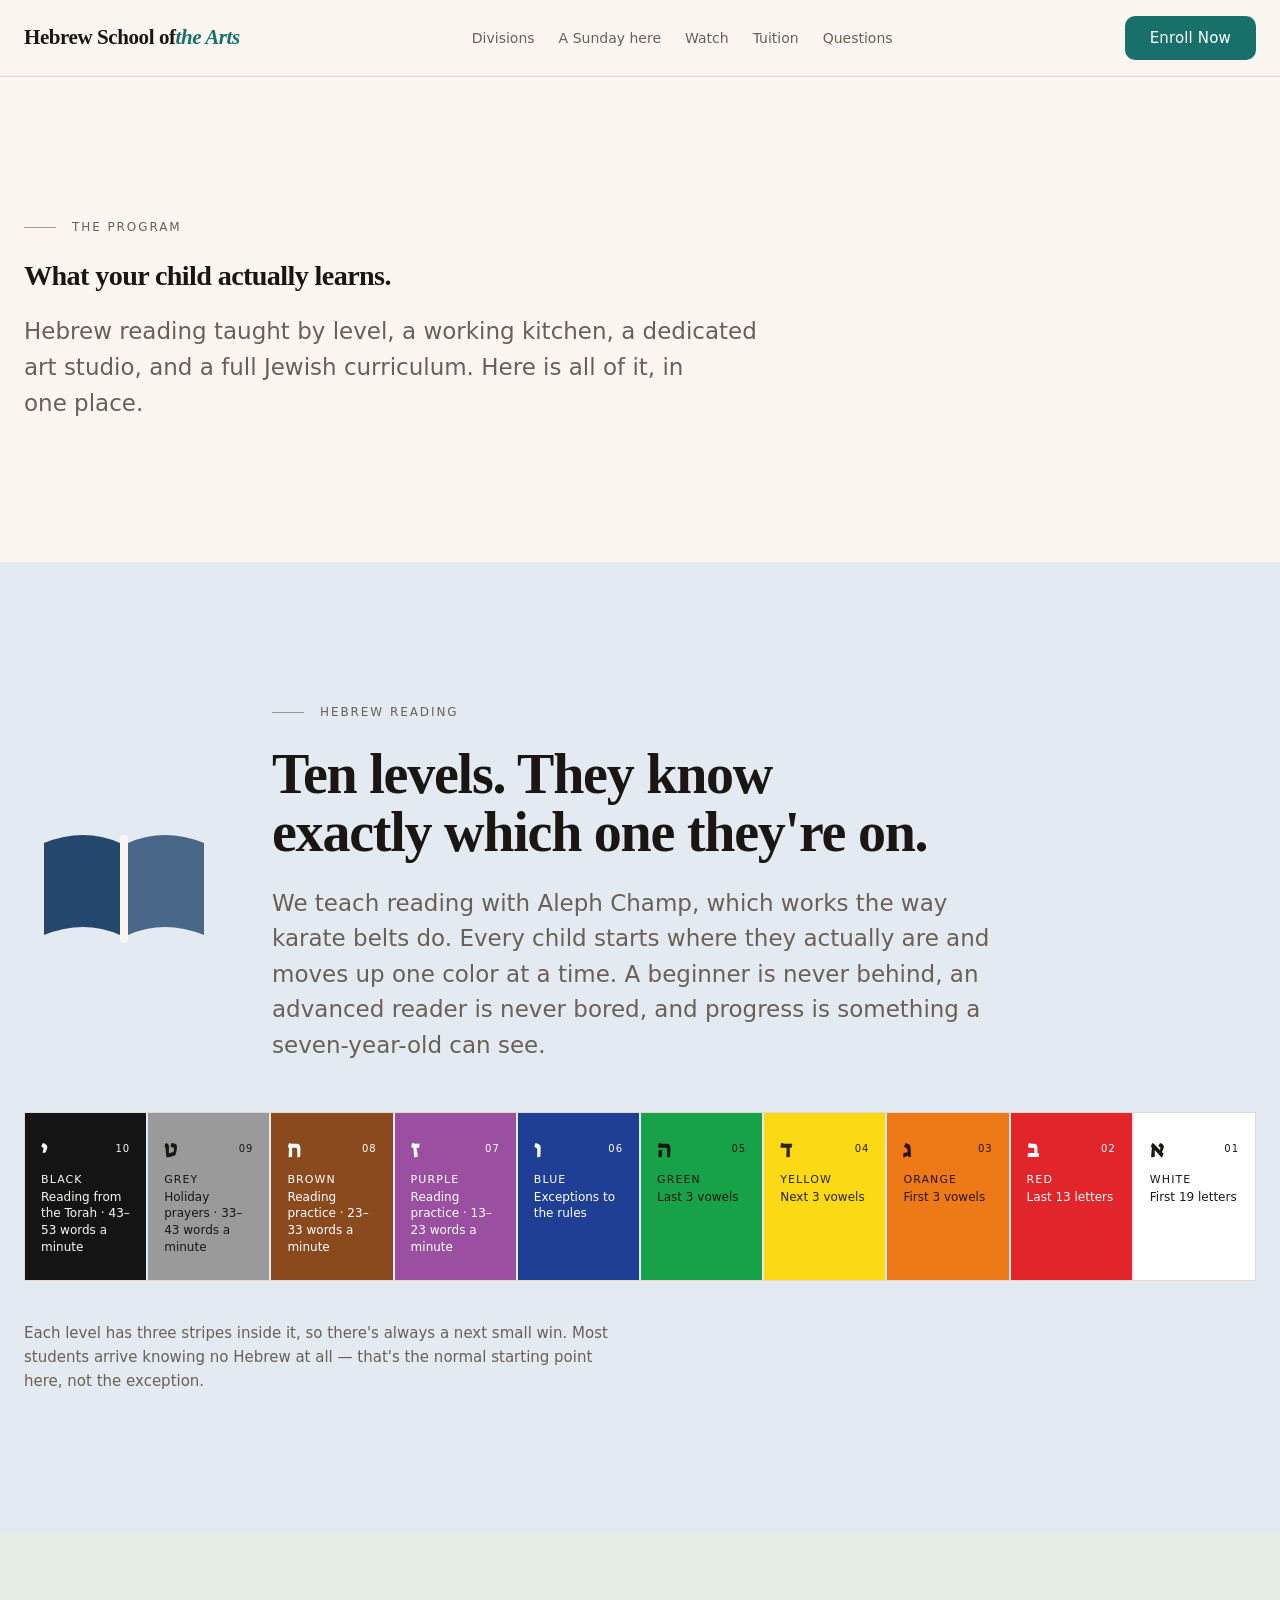
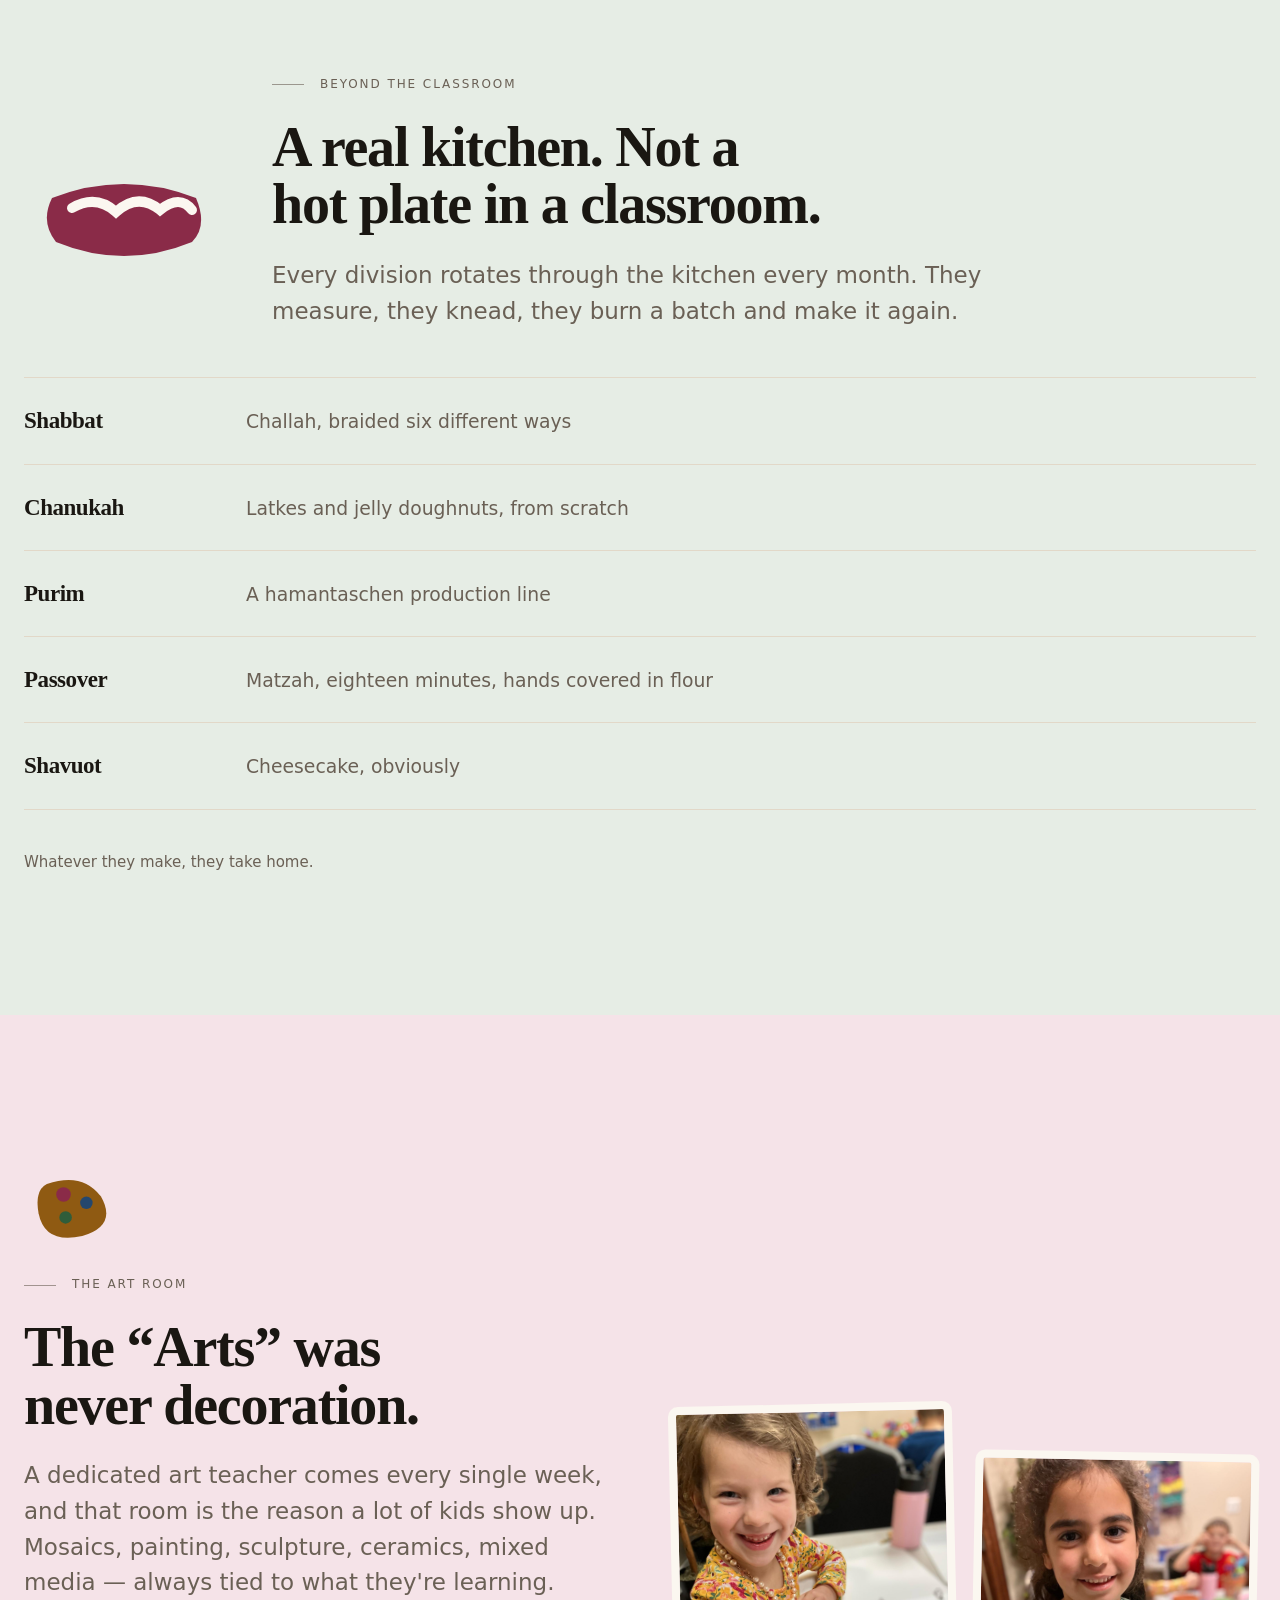
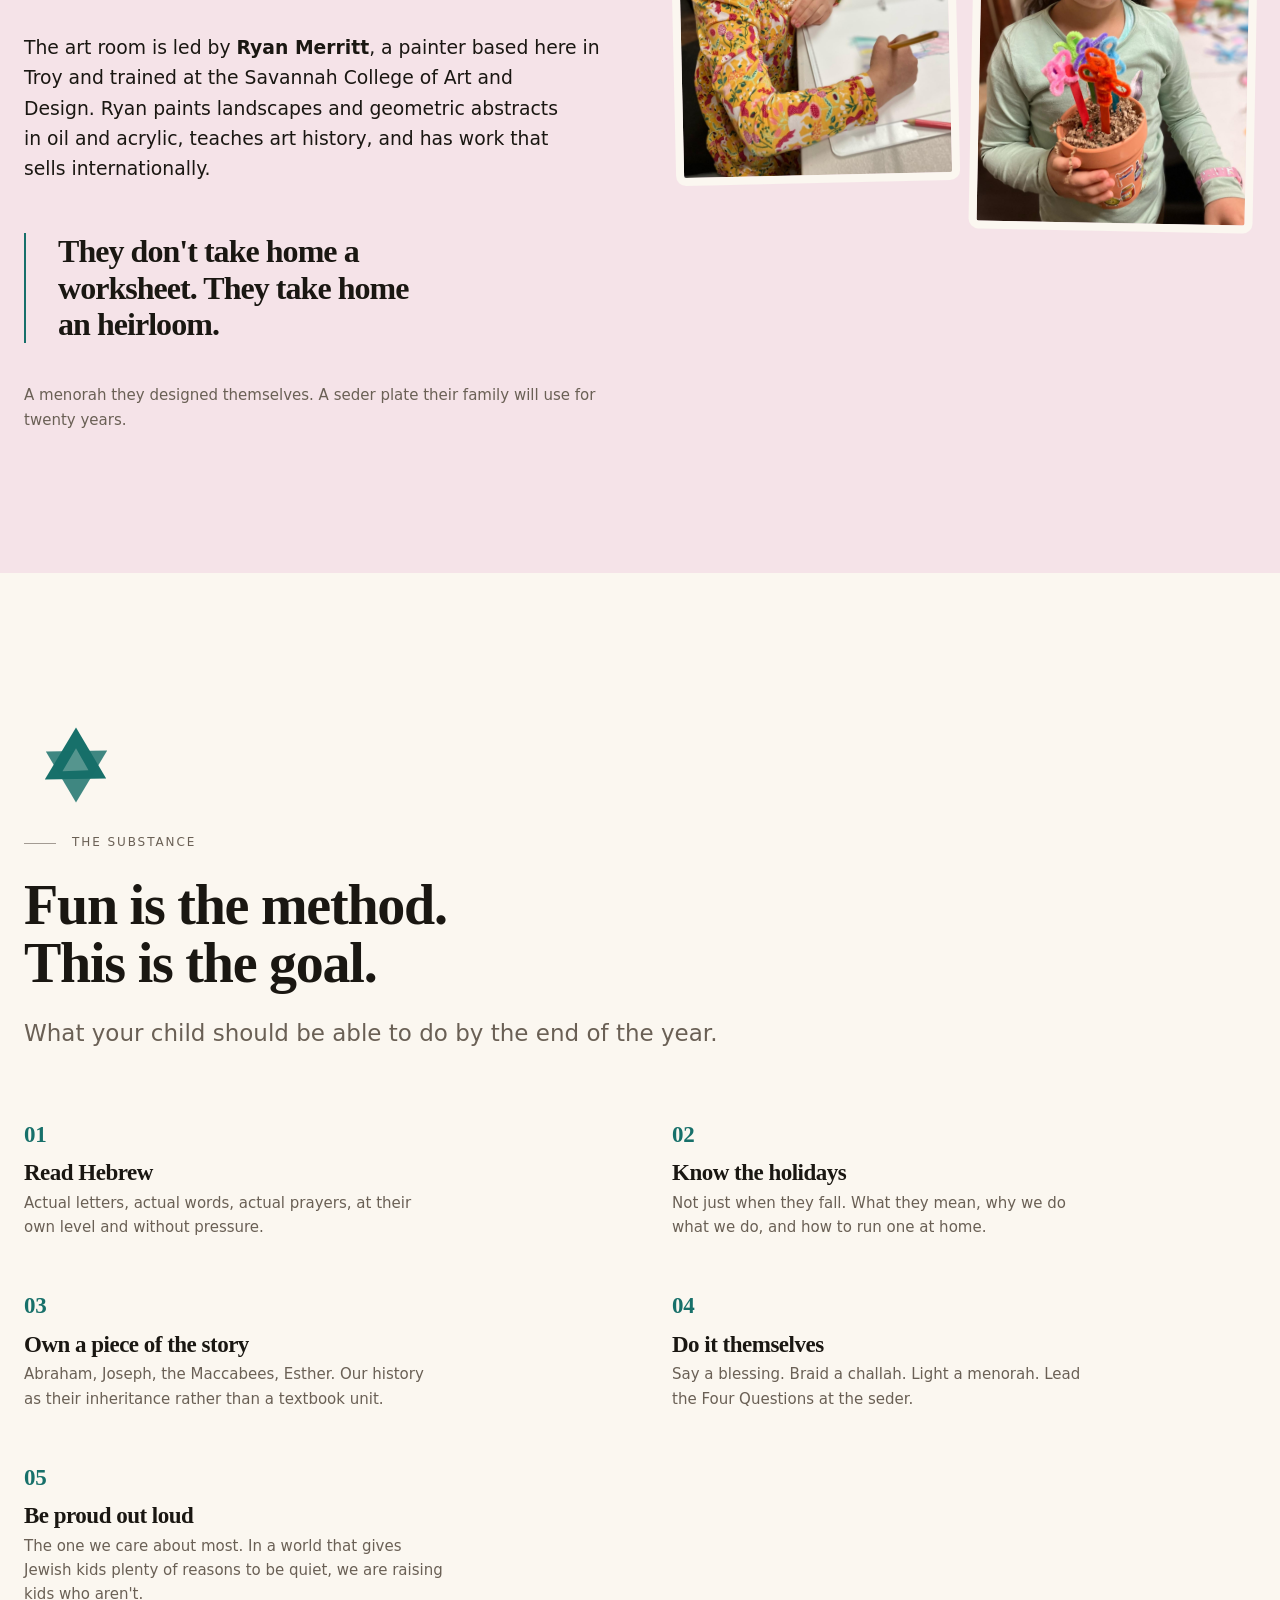
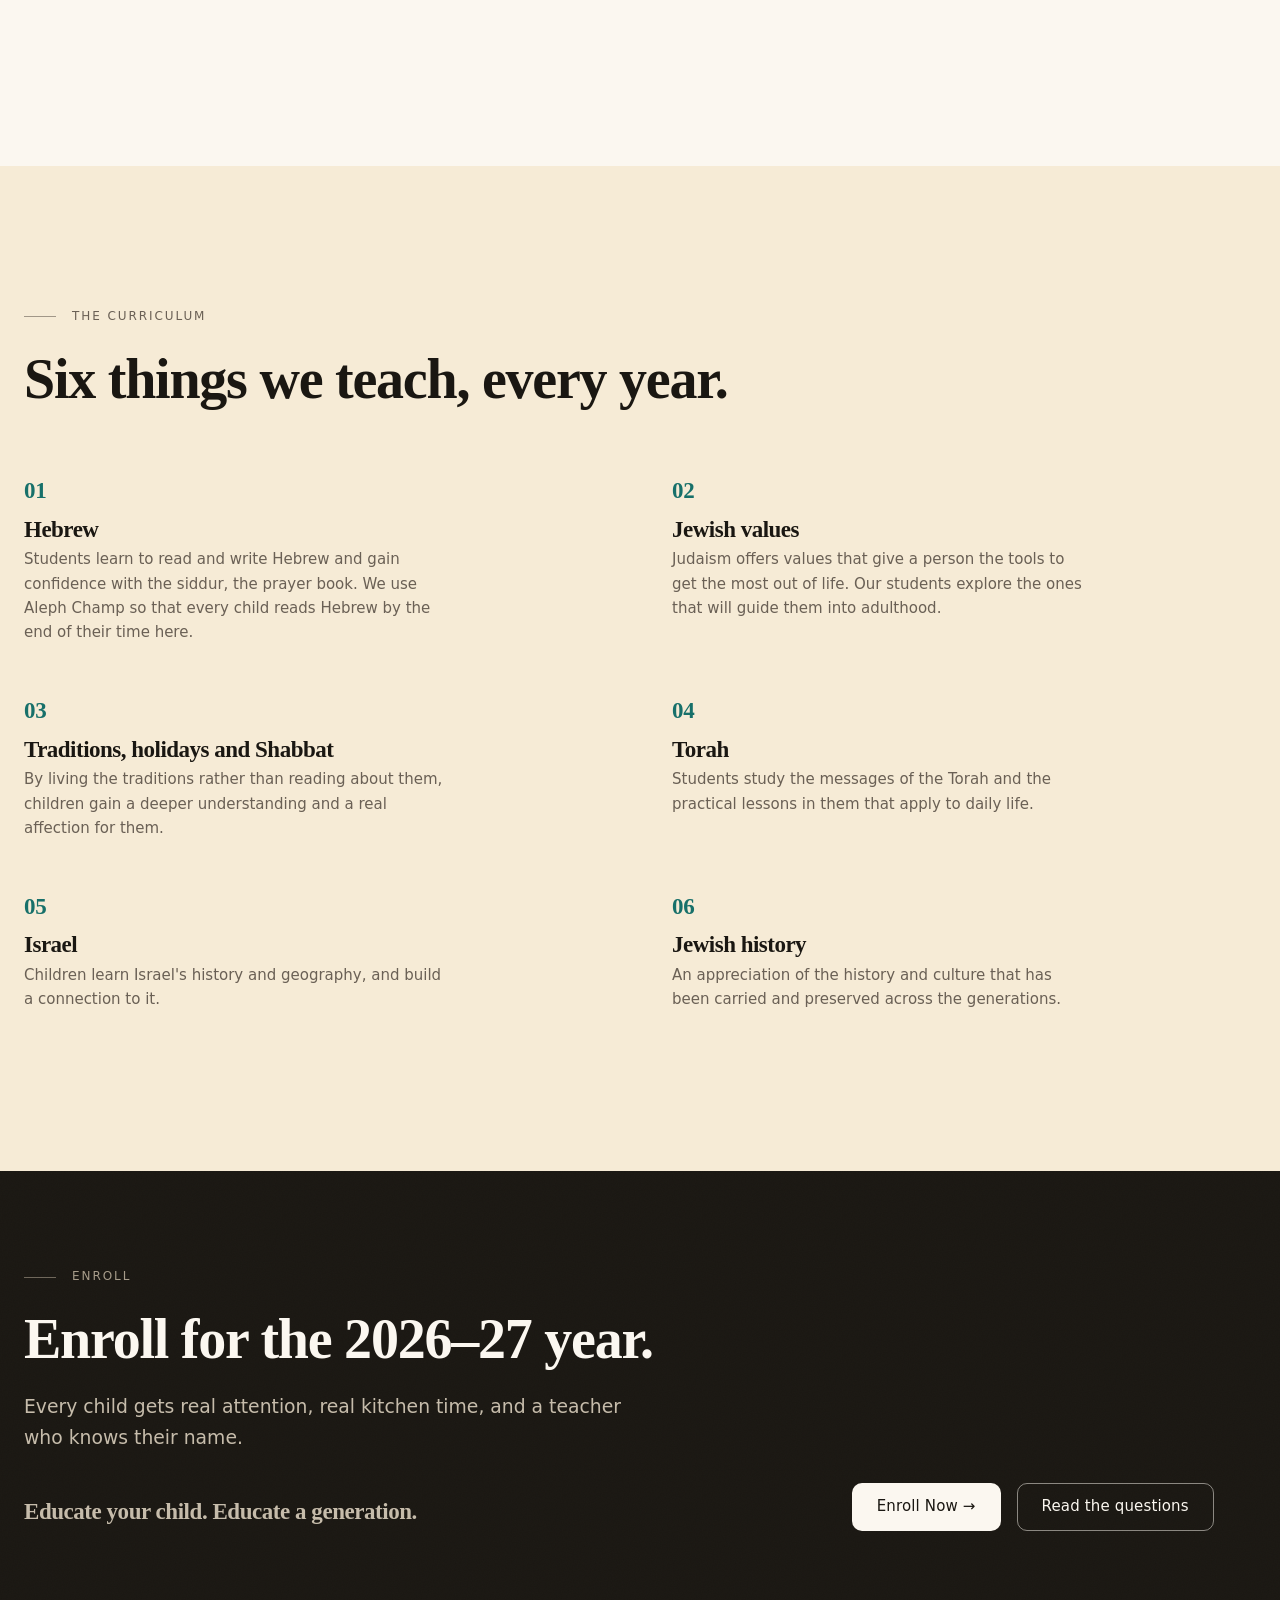
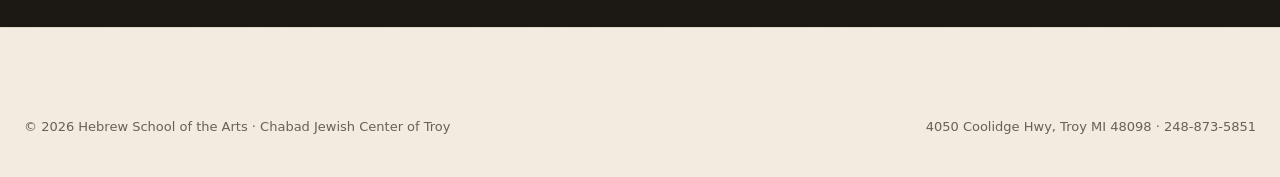
<file: program.html>
<!DOCTYPE html>
<html lang="en">
<head>
  <meta charset="UTF-8" />
  <meta name="viewport" content="width=device-width, initial-scale=1.0" />

  <title>The Program &mdash; Hebrew School of the Arts | Troy, MI</title>
  <meta name="description" content="What children learn at Hebrew School of the Arts in Troy, MI: Hebrew reading through Aleph Champ, a real kitchen, a dedicated art studio, and a full Jewish curriculum. Sundays, ages 4-13." />
  <meta name="robots" content="index, follow, max-image-preview:large" />
  <meta name="theme-color" content="#17706A" />
  <link rel="canonical" href="https://shliachflow.github.io/hebrew-school-of-the-arts/program.html" />

  <meta property="og:type" content="website" />
  <meta property="og:title" content="The Program &mdash; Hebrew School of the Arts" />
  <meta property="og:description" content="Hebrew reading through Aleph Champ, a real kitchen, a real art studio, and a full Jewish curriculum. Sundays in Troy." />
  <meta property="og:image" content="https://shliachflow.github.io/hebrew-school-of-the-arts/uploads/og-image.jpg" />
  <meta property="og:image:width" content="1200" />
  <meta property="og:image:height" content="630" />
  <meta name="twitter:card" content="summary_large_image" />
  <meta name="twitter:image" content="https://shliachflow.github.io/hebrew-school-of-the-arts/uploads/og-image.jpg" />
  <meta property="og:url" content="https://shliachflow.github.io/hebrew-school-of-the-arts/program.html" />

  <link rel="preconnect" href="https://api.fontshare.com" crossorigin />
  <link rel="preconnect" href="https://fonts.googleapis.com" />
  <link rel="preconnect" href="https://fonts.gstatic.com" crossorigin />
  <link href="https://api.fontshare.com/v2/css?f[]=bespoke-slab@700&amp;f[]=switzer@400,500&amp;display=swap" rel="stylesheet" />
  <link href="https://fonts.googleapis.com/css2?family=Suez+One&amp;display=swap" rel="stylesheet" />
  <link rel="stylesheet" href="style.css" />
</head>
<body>

<a class="sr-only" href="#main">Skip to main content</a>

<svg width="0" height="0" style="position:absolute" aria-hidden="true" focusable="false">
  <defs>
    <symbol id="spot-bowl" viewBox="0 0 100 100">
      <path d="M12 52 Q10 34 34 30 Q64 25 74 46 Q82 66 48 71 Q18 74 12 52Z" fill="#17706A"/>
      <path d="M24 45 Q40 39 60 44" stroke="#FBF7F0" stroke-width="4" fill="none" stroke-linecap="round" opacity=".6"/>
      <path d="M70 24 Q84 18 88 30 Q91 42 79 45" stroke="#8F5A12" stroke-width="6" fill="none" stroke-linecap="round"/>
    </symbol>
    <symbol id="spot-challah" viewBox="0 0 100 100">
      <path d="M14 48 Q50 34 86 48 Q92 62 84 70 Q50 84 16 70 Q8 60 14 48Z" fill="#8A2B48"/>
      <path d="M24 53 Q36 46 46 55 Q57 45 68 54 Q78 46 84 54" stroke="#FBF7F0" stroke-width="5" fill="none" stroke-linecap="round"/>
    </symbol>
    <symbol id="spot-palette" viewBox="0 0 100 100">
      <path d="M22 28 Q56 16 74 40 Q90 68 56 78 Q20 86 14 56 Q10 34 22 28Z" fill="#8F5A12"/>
      <circle cx="38" cy="38" r="7" fill="#8A2B48"/>
      <circle cx="60" cy="46" r="6" fill="#24476E"/>
      <circle cx="40" cy="60" r="6" fill="#2F5D3A"/>
    </symbol>
    <symbol id="spot-sprout" viewBox="0 0 100 100">
      <path d="M50 66 Q54 38 78 26 Q73 58 50 66Z" fill="#2F5D3A"/>
      <path d="M50 66 Q46 36 22 24 Q28 56 50 66Z" fill="#2F5D3A" opacity=".78"/>
      <path d="M50 68 L50 88" stroke="#2F5D3A" stroke-width="6" stroke-linecap="round"/>
    </symbol>
    <symbol id="spot-book" viewBox="0 0 100 100">
      <path d="M10 30 Q30 22 48 30 L48 76 Q30 68 10 76Z" fill="#24476E"/>
      <path d="M52 30 Q70 22 90 30 L90 76 Q70 68 52 76Z" fill="#24476E" opacity=".8"/>
      <path d="M50 28 L50 78" stroke="#FBF7F0" stroke-width="4" stroke-linecap="round"/>
    </symbol>
    <!-- Cut-paper star: two torn triangles laid over each other, edges
         deliberately uneven so it reads as made rather than drawn by a machine.
         Used for the outcomes section, whose stated goal is "be proud out
         loud" — the one outcome the school says it cares about most. -->
    <symbol id="spot-star" viewBox="0 0 100 100">
      <path d="M50 14 L79 63 L20 64Z" fill="#17706A"/>
      <path d="M50 86 L21 37 L80 36Z" fill="#17706A" opacity=".82"/>
      <path d="M50 34 L62 55 L37 56Z" fill="#FBF7F0" opacity=".28"/>
    </symbol>
    <symbol id="spot-clock" viewBox="0 0 100 100">
      <path d="M18 50 Q16 26 44 22 Q76 18 84 46 Q90 74 54 79 Q22 82 18 50Z" fill="#2F5D3A"/>
      <path d="M51 36 L51 52 L64 58" stroke="#FBF7F0" stroke-width="5" fill="none" stroke-linecap="round"/>
    </symbol>
  </defs>
</svg>

<header class="nav">
  <div class="container nav-inner">
    <a class="wordmark" href="index.html">Hebrew School of <em>the Arts</em></a>
    <nav aria-label="Main">
      <ul class="nav-links" id="navLinks">
        <li><a href="index.html#divisions">Divisions</a></li>
        <li><a href="index.html#sundays">A Sunday here</a></li>
        <li><a href="index.html#reels">Watch</a></li>
        <li><a href="index.html#tuition">Tuition</a></li>
        <li><a href="index.html#faq">Questions</a></li>
      </ul>
    </nav>
    <button class="nav-toggle" id="navToggle" aria-expanded="false" aria-controls="navLinks" aria-label="Open menu">
      <svg width="26" height="26" viewBox="0 0 26 26" fill="none" aria-hidden="true">
        <path d="M4 8h18M4 13h18M4 18h18" stroke="currentColor" stroke-width="1.8" stroke-linecap="round"/>
      </svg>
    </button>
    <a class="btn btn--primary nav-cta" href="register.html">Enroll Now</a>
  </div>
</header>

<main id="main">

  <section class="section">
    <div class="container">
      <div class="s-head s-head--wide">
        <p class="eyebrow">The Program</p>
        <h1 class="s-title">What your child actually learns.</h1>
        <p class="lede">
          Hebrew reading taught by level, a working kitchen, a dedicated art studio, and a full
          Jewish curriculum. Here is all of it, in one place.
        </p>
      </div>
    </div>
  </section>

  <!-- ============================ HEBREW / ALEPH CHAMP ============================ -->
  <section class="section section--sky" id="hebrew">
    <div class="container">
      <div class="s-illus reveal">
        <svg class="spot spot--xl" aria-hidden="true" focusable="false"><use href="#spot-book"/></svg>
        <div class="s-head s-head--wide">
        <p class="eyebrow">Hebrew Reading</p>
        <h2 class="s-title">Ten levels. They know exactly which one they're on.</h2>
        <p class="lede">
          We teach reading with Aleph Champ, which works the way karate belts do. Every child starts
          where they actually are and moves up one color at a time. A beginner is never behind, an
          advanced reader is never bored, and progress is something a seven-year-old can see.
        </p>
        </div>
      </div>

      <div class="ladder reveal stagger">
        <div class="rung" style="background:var(--ac-white);color:var(--ink)">
          <div class="rung-top"><span class="rung-he he">&#1488;</span><span class="rung-n">01</span></div>
          <div><div class="rung-name">White</div><p class="rung-what">First 19 letters</p></div>
        </div>
        <div class="rung" style="background:var(--ac-red);color:#fff">
          <div class="rung-top"><span class="rung-he he">&#1489;</span><span class="rung-n">02</span></div>
          <div><div class="rung-name">Red</div><p class="rung-what">Last 13 letters</p></div>
        </div>
        <div class="rung" style="background:var(--ac-orange);color:#26150A">
          <div class="rung-top"><span class="rung-he he">&#1490;</span><span class="rung-n">03</span></div>
          <div><div class="rung-name">Orange</div><p class="rung-what">First 3 vowels</p></div>
        </div>
        <div class="rung" style="background:var(--ac-yellow);color:#2B2405">
          <div class="rung-top"><span class="rung-he he">&#1491;</span><span class="rung-n">04</span></div>
          <div><div class="rung-name">Yellow</div><p class="rung-what">Next 3 vowels</p></div>
        </div>
        <!-- Dark text: white on this green measures 3.33:1 and fails AA.
             The level color is the program's real one and must not be altered. -->
        <div class="rung" style="background:var(--ac-green);color:#1A1712">
          <div class="rung-top"><span class="rung-he he">&#1492;</span><span class="rung-n">05</span></div>
          <div><div class="rung-name">Green</div><p class="rung-what">Last 3 vowels</p></div>
        </div>
        <div class="rung" style="background:var(--ac-blue);color:#fff">
          <div class="rung-top"><span class="rung-he he">&#1493;</span><span class="rung-n">06</span></div>
          <div><div class="rung-name">Blue</div><p class="rung-what">Exceptions to the rules</p></div>
        </div>
        <div class="rung" style="background:var(--ac-purple);color:#fff">
          <div class="rung-top"><span class="rung-he he">&#1494;</span><span class="rung-n">07</span></div>
          <div><div class="rung-name">Purple</div><p class="rung-what">Reading practice &middot; 13&ndash;23 words a minute</p></div>
        </div>
        <div class="rung" style="background:var(--ac-brown);color:#fff">
          <div class="rung-top"><span class="rung-he he">&#1495;</span><span class="rung-n">08</span></div>
          <div><div class="rung-name">Brown</div><p class="rung-what">Reading practice &middot; 23&ndash;33 words a minute</p></div>
        </div>
        <div class="rung" style="background:var(--ac-grey);color:#1A1712">
          <div class="rung-top"><span class="rung-he he">&#1496;</span><span class="rung-n">09</span></div>
          <div><div class="rung-name">Grey</div><p class="rung-what">Holiday prayers &middot; 33&ndash;43 words a minute</p></div>
        </div>
        <div class="rung" style="background:var(--ac-black);color:var(--paper)">
          <div class="rung-top"><span class="rung-he he">&#1497;</span><span class="rung-n">10</span></div>
          <div><div class="rung-name">Black</div><p class="rung-what">Reading from the Torah &middot; 43&ndash;53 words a minute</p></div>
        </div>
      </div>

      <p class="fine" style="margin-top:var(--s-5)">
        Each level has three stripes inside it, so there's always a next small win. Most students
        arrive knowing no Hebrew at all &mdash; that's the normal starting point here, not the
        exception.
      </p>
    </div>
  </section>

  <!-- ============================ THE KITCHEN ============================ -->
  <section class="section section--mint" id="kitchen">
    <div class="container">
      <div class="s-illus reveal">
        <svg class="spot spot--xl" aria-hidden="true" focusable="false"><use href="#spot-challah"/></svg>
        <div class="s-head s-head--wide">
          <p class="eyebrow">Beyond the Classroom</p>
          <h2 class="s-title">A real kitchen. Not a hot plate in a classroom.</h2>
          <p class="lede">
            Every division rotates through the kitchen every month. They measure, they knead, they
            burn a batch and make it again.
          </p>
        </div>
      </div>

      <ul class="months reveal">
        <li><span class="m-when">Shabbat</span><span class="m-what">Challah, braided six different ways</span></li>
        <li><span class="m-when">Chanukah</span><span class="m-what">Latkes and jelly doughnuts, from scratch</span></li>
        <li><span class="m-when">Purim</span><span class="m-what">A hamantaschen production line</span></li>
        <li><span class="m-when">Passover</span><span class="m-what">Matzah, eighteen minutes, hands covered in flour</span></li>
        <li><span class="m-when">Shavuot</span><span class="m-what">Cheesecake, obviously</span></li>
      </ul>

      <p class="fine" style="margin-top:var(--s-5)">
        Whatever they make, they take home.
      </p>
      <!-- Kosher supervision and allergy handling are intentionally not stated
           here yet. See CONTENT-SOURCES.md before adding them. -->

    </div>
  </section>

  <!-- ============================ THE STUDIO ============================ -->
  <section class="section section--blush" id="studio">
    <div class="container duo">
      <div class="reveal">
        <svg class="spot" aria-hidden="true" focusable="false"><use href="#spot-palette"/></svg>
        <p class="eyebrow">The Art Room</p>
        <h2 class="s-title">The &ldquo;Arts&rdquo; was never decoration.</h2>
        <p class="lede">
          A dedicated art teacher comes every single week, and that room is the
          reason a lot of kids show up. Mosaics, painting, sculpture, ceramics, mixed media &mdash;
          always tied to what they're learning.
        </p>
        <p style="margin-top:var(--s-4)">
          The art room is led by <strong>Ryan Merritt</strong>, a painter based here in Troy and
          trained at the Savannah College of Art and Design. Ryan paints landscapes and geometric
          abstracts in oil and acrylic, teaches art history, and has work that sells internationally.
        </p>
        <p class="pull" style="margin-top:var(--s-6)">
          They don't take home a worksheet. They take home an heirloom.
        </p>
        <p class="fine" style="margin-top:var(--s-5)">
          A menorah they designed themselves. A seder plate their family will use for twenty years.
        </p>
      </div>
      <div class="duo-pair reveal">
        <img src="uploads/photos/session-drawing.jpg" width="1200" height="1600" loading="lazy" decoding="async"
             alt="A child drawing at a table with coloured pencils." />
        <img src="uploads/photos/session-flowerpot.jpg" width="1200" height="1600" loading="lazy" decoding="async"
             alt="A child holding up a decorated flower pot made in the studio." />
      </div>
    </div>
  </section>

  <!-- ============================ OUTCOMES ============================ -->
  <section class="section" id="learning">
    <div class="container">
      <div class="s-head s-head--wide reveal">
        <svg class="spot" aria-hidden="true" focusable="false"><use href="#spot-star"/></svg>
        <p class="eyebrow">The Substance</p>
        <h2 class="s-title">Fun is the method. This is the goal.</h2>
        <p class="lede">What your child should be able to do by the end of the year.</p>
      </div>

      <ol class="outcomes reveal stagger">
        <li>
          <h3>Read Hebrew</h3>
          <p>Actual letters, actual words, actual prayers, at their own level and without pressure.</p>
        </li>
        <li>
          <h3>Know the holidays</h3>
          <p>Not just when they fall. What they mean, why we do what we do, and how to run one at home.</p>
        </li>
        <li>
          <h3>Own a piece of the story</h3>
          <p>Abraham, Joseph, the Maccabees, Esther. Our history as their inheritance rather than a
             textbook unit.</p>
        </li>
        <li>
          <h3>Do it themselves</h3>
          <p>Say a blessing. Braid a challah. Light a menorah. Lead the Four Questions at the seder.</p>
        </li>
        <li>
          <h3>Be proud out loud</h3>
          <p>The one we care about most. In a world that gives Jewish kids plenty of reasons to be
             quiet, we are raising kids who aren't.</p>
        </li>
      </ol>
    </div>
  </section>


  <!-- ============================ CURRICULUM ============================
       The six subject areas, taken from the school's own Curriculum page on
       jewishtroy.com. This is client-written copy, not drafted for this build,
       so it is the most authentically their-voice content on the site.
       ==================================================================== -->
  <section class="section section--butter" id="curriculum">
    <div class="container">
      <div class="s-head s-head--wide reveal">
        <p class="eyebrow">The Curriculum</p>
        <h2 class="s-title">Six things we teach, every year.</h2>
      </div>

      <ol class="outcomes reveal stagger">
        <li>
          <h3>Hebrew</h3>
          <p>Students learn to read and write Hebrew and gain confidence with the siddur, the
             prayer book. We use Aleph Champ so that every child reads Hebrew by the end of their
             time here.</p>
        </li>
        <li>
          <h3>Jewish values</h3>
          <p>Judaism offers values that give a person the tools to get the most out of life. Our
             students explore the ones that will guide them into adulthood.</p>
        </li>
        <li>
          <h3>Traditions, holidays and Shabbat</h3>
          <p>By living the traditions rather than reading about them, children gain a deeper
             understanding and a real affection for them.</p>
        </li>
        <li>
          <h3>Torah</h3>
          <p>Students study the messages of the Torah and the practical lessons in them that apply
             to daily life.</p>
        </li>
        <li>
          <h3>Israel</h3>
          <p>Children learn Israel's history and geography, and build a connection to it.</p>
        </li>
        <li>
          <h3>Jewish history</h3>
          <p>An appreciation of the history and culture that has been carried and preserved across
             the generations.</p>
        </li>
      </ol>
    </div>
  </section>

  <section class="cta-final">
    <div class="container cta-final-inner">
      <div>
        <p class="eyebrow">Enroll</p>
        <h2>Enroll for the 2026&ndash;27 year.</h2>
        <p>Every child gets real attention, real kitchen time, and a teacher who knows
           their name.</p>
        <p class="cta-tag">Educate your child. Educate a generation.</p>
      </div>
      <div class="cta-buttons">
        <a class="btn btn--primary" href="register.html">Enroll Now &rarr;</a>
        <a class="btn btn--ghost" href="index.html#faq">Read the questions</a>
      </div>
    </div>
  </section>

</main>

<footer class="footer">
  <div class="container">
    <div class="footer-bottom" style="margin-top:0;border-top:0">
      <span>&copy; 2026 Hebrew School of the Arts &middot; Chabad Jewish Center of Troy</span>
      <span>4050 Coolidge Hwy, Troy MI 48098 &middot; 248-873-5851</span>
    </div>
  </div>
</footer>

<script>
  (function () {
    var toggle = document.getElementById('navToggle');
    var links  = document.getElementById('navLinks');
    if (toggle && links) {
      toggle.addEventListener('click', function () {
        var open = links.classList.toggle('nav-links--open');
        toggle.setAttribute('aria-expanded', open ? 'true' : 'false');
      });
    }
    var items = document.querySelectorAll('.reveal, .stagger');
    var reduce = window.matchMedia('(prefers-reduced-motion: reduce)').matches;
    if (reduce || !('IntersectionObserver' in window) || !items.length) return;
    var root = document.documentElement;
    root.classList.add('js-reveal');
    var io = new IntersectionObserver(function (entries) {
      entries.forEach(function (e) {
        if (e.isIntersecting) { e.target.classList.add('is-in'); io.unobserve(e.target); }
      });
    }, { rootMargin: '0px 0px -8% 0px', threshold: 0.06 });
    items.forEach(function (el) { io.observe(el); });
    setTimeout(function () {
      if (!document.querySelector('.is-in')) root.classList.remove('js-reveal');
    }, 2500);
  })();
</script>

</body>
</html>
</file>
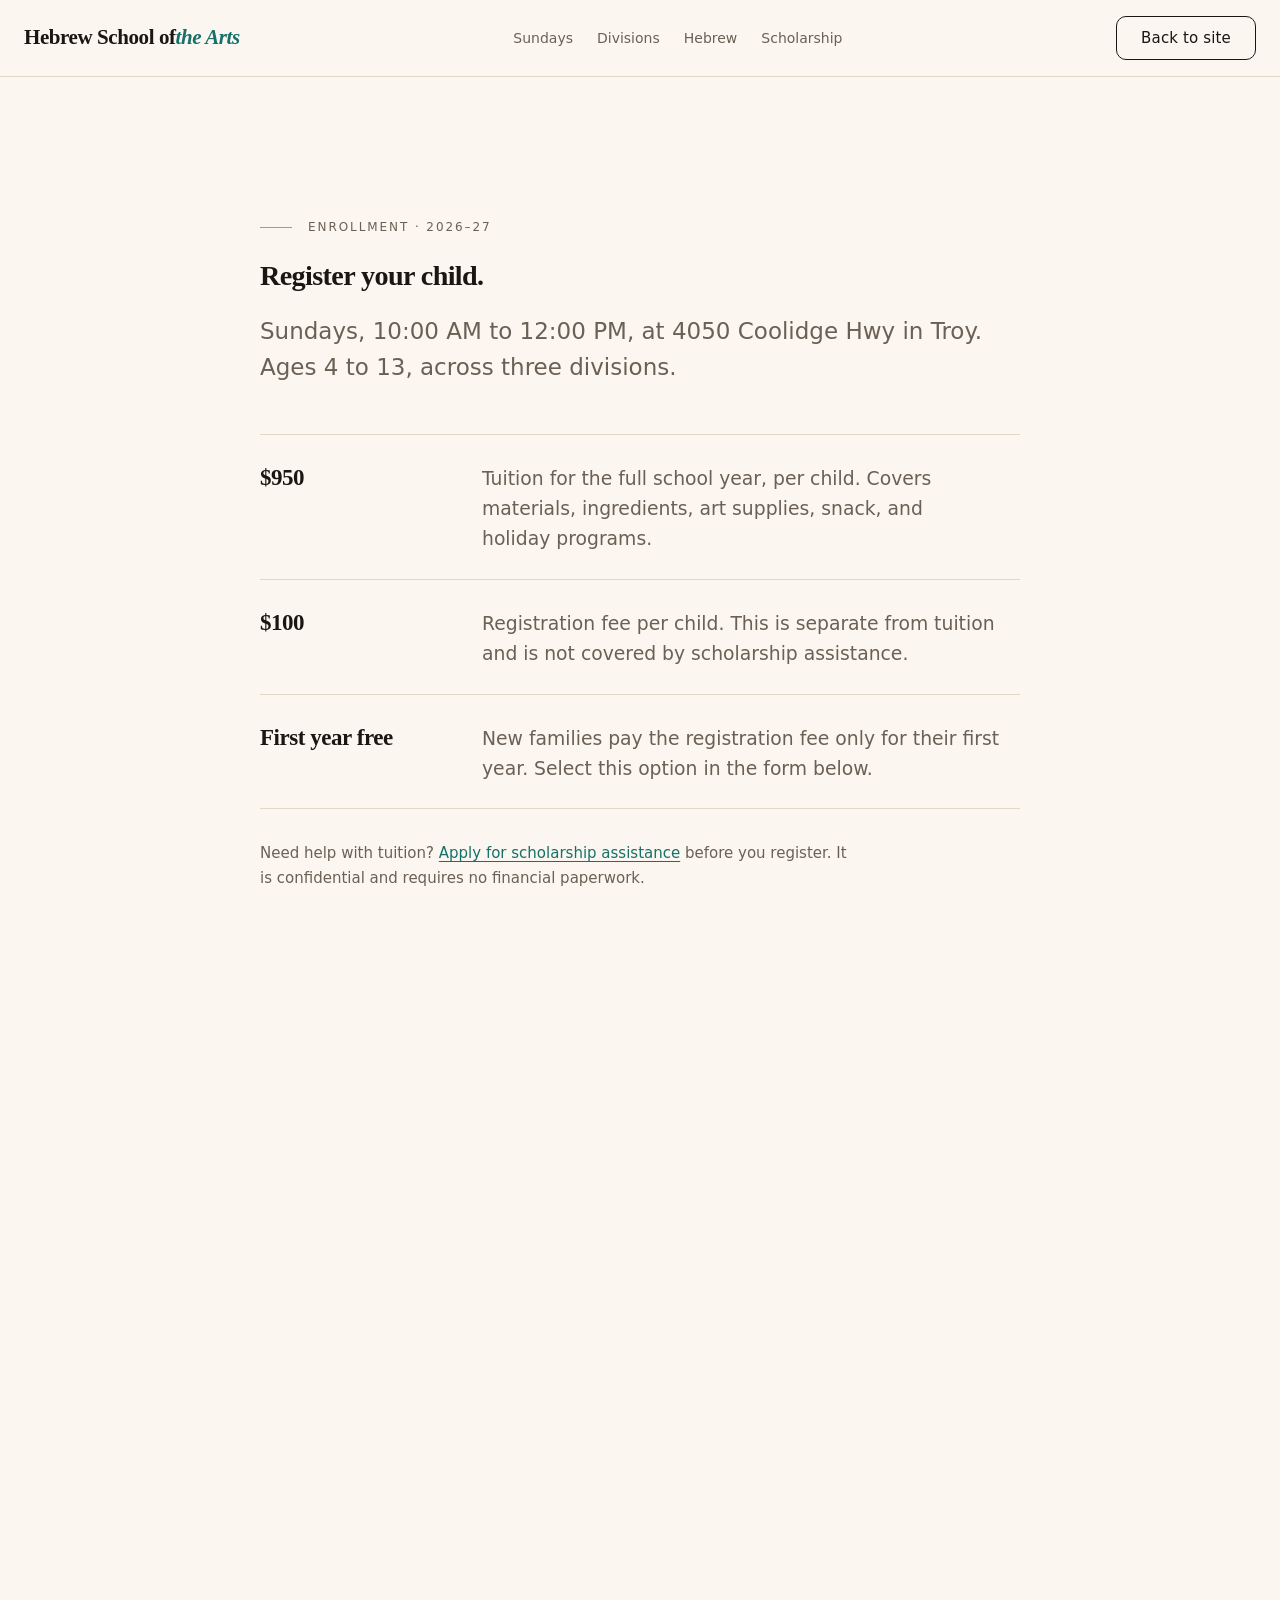
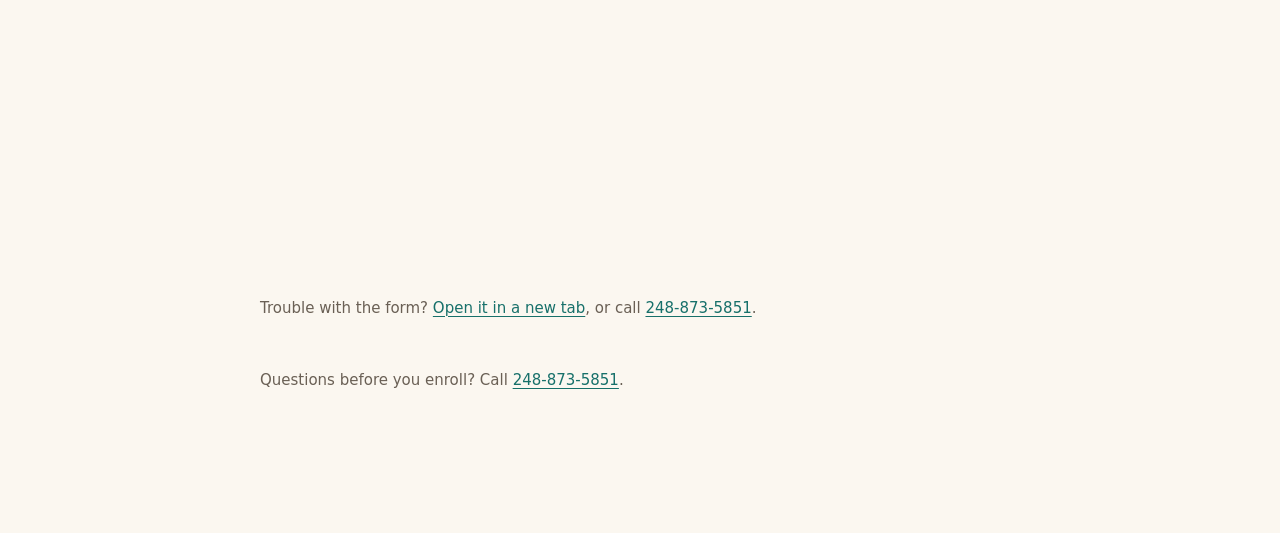
<file: register.html>
<!DOCTYPE html>
<html lang="en">
<head>
  <meta charset="UTF-8" />
  <meta name="viewport" content="width=device-width, initial-scale=1.0" />
  <title>Enroll &mdash; Hebrew School of the Arts 2026&ndash;27 | Troy, MI</title>
  <meta name="description" content="Register for Hebrew School of the Arts 2026-27 in Troy, MI. Tuition is $950 for the year plus a $100 registration fee per child. New families: first year free." />
  <meta name="robots" content="index, follow" />
  <meta name="theme-color" content="#17706A" />
  <link rel="canonical" href="https://shliachflow.github.io/hebrew-school-of-the-arts/register.html" />
  <meta property="og:image" content="https://shliachflow.github.io/hebrew-school-of-the-arts/uploads/og-image.jpg" />
  <meta property="og:image:width" content="1200" />
  <meta property="og:image:height" content="630" />
  <meta name="twitter:card" content="summary_large_image" />
  <meta name="twitter:image" content="https://shliachflow.github.io/hebrew-school-of-the-arts/uploads/og-image.jpg" />
  <link rel="preconnect" href="https://fonts.googleapis.com" />
  <link rel="preconnect" href="https://fonts.gstatic.com" crossorigin />
  <link rel="preconnect" href="https://api.fontshare.com" crossorigin />
  <link href="https://api.fontshare.com/v2/css?f[]=bespoke-slab@700&amp;f[]=switzer@400,500&amp;display=swap" rel="stylesheet" />
  <link href="https://fonts.googleapis.com/css2?family=Suez+One&amp;display=swap" rel="stylesheet" />
  <link rel="stylesheet" href="style.css" />
</head>
<body>

<a class="sr-only" href="#main">Skip to main content</a>

<header class="nav">
  <div class="container nav-inner">
    <a class="wordmark" href="index.html">Hebrew School of <em>the Arts</em></a>
    <nav aria-label="Main">
      <ul class="nav-links">
        <li><a href="index.html#sundays">Sundays</a></li>
        <li><a href="index.html#divisions">Divisions</a></li>
        <li><a href="index.html#hebrew">Hebrew</a></li>
        <li><a href="scholarship.html">Scholarship</a></li>
      </ul>
    </nav>
    <a class="btn btn--ghost nav-cta" href="index.html">Back to site</a>
  </div>
</header>

<main id="main">
  <section class="section">
    <div class="container-narrow">
      <p class="eyebrow">Enrollment &middot; 2026&ndash;27</p>
      <h1 class="s-title">Register your child.</h1>
      <p class="lede">
        Sundays, <!--f:hours_prose-->10:00 AM to 12:00 PM<!--/f-->, at 4050 Coolidge Hwy in Troy. Ages <!--f:age_range_prose-->4 to 13<!--/f-->, across
        <!--f:division_count_lower-->three<!--/f--> divisions.
      </p>

      <ul class="months" style="margin-top:var(--s-6)">
        <li><span class="m-when"><!--f:tuition-->$950<!--/f--></span><span class="m-what">Tuition for the full school year, per child. Covers materials, ingredients, art supplies, snack, and holiday programs.</span></li>
        <li><span class="m-when"><!--f:reg_fee-->$100<!--/f--></span><span class="m-what">Registration fee per child. This is separate from tuition and is not covered by scholarship assistance.</span></li>
        <li><span class="m-when">First year free</span><span class="m-what">New families pay the registration fee only for their first year. Select this option in the form below.</span></li>
      </ul>

      <p class="fine" style="margin-top:var(--s-4)">
        Need help with tuition? <a href="scholarship.html">Apply for scholarship assistance</a>
        before you register. It is confidential and requires no financial paperwork.
      </p>

      <!-- ==========================================================
           TALLY FORM SLOT — registration
           Form: https://tally.so/r/ODNABR   (Tally form id ODNABR)
           Built 2026-08-31. ONE SUBMISSION PER FAMILY: the "How many children
           are you registering?" question (1-4) reveals the Child 2-4 blocks
           by conditional logic. Four children is the ceiling.
           Covers the recorded spec:
             1. Standard registration ...... "Which applies to your family?", p4
             2. First-year-free option ..... same question, new-family choice.
                                             The $100 fee per child still applies.
             3. Every child's allergies .... own required field on every child
             4. Authorized pickup names .... required, p4. Asks for the names
                                             only; claims NO procedure, because
                                             the pickup/ID procedure was pulled
                                             from this site as not accurate.
           PAYMENT: added to the Tally form 2026-09-01. A calculated field
           registrationFeeTotal is set by FORMULA (an absolute value, not an
           increment, so changing the child count re-computes rather than
           accumulating) to 100/200/300/400 for 1-4 children, and a required
           USD payment block charges it on the last page.
           It charges the $100-per-child REGISTRATION FEE ONLY. Tuition is not
           collected here, and the payment does NOT read the "Which applies to
           your family?" answer - returning and new families are charged the
           same. Confirm that is intended before going live.
           Scholarship applications are a SEPARATE form: scholarship.html
           TO GO LIVE: set data-tally-live="true" below. Until then the slot
           shows the phone fallback and no iframe is requested.
           ========================================================== -->
      <div id="registrationForm"
           data-tally-form="ODNABR"
           data-tally-live="true"
           data-tally-title="Hebrew School of the Arts registration form"
           style="margin-top:var(--s-8)">
        <div style="border:1px solid var(--hair);border-radius:var(--r-md);padding:var(--s-6);background:var(--paper-2)">
          <p class="eyebrow" style="margin-bottom:var(--s-2)">Form goes here</p>
          <p class="fine">
            The Tally registration form embeds in this slot. Until it is connected, families can
            register by calling <a href="tel:+12488735851">248-873-5851</a>.
          </p>
        </div>
      </div>

      <p class="fine" style="margin-top:var(--s-6)">
        Questions before you enroll? Call <a href="tel:+12488735851">248-873-5851</a>.
      </p>
    </div>
  </section>
</main>

<script>
/* Tally embed loader.
   Injects the iframe ONLY for slots marked data-tally-live="true", so the phone
   fallback inside each slot stays put until someone deliberately flips the switch.
   Never clears a slot unless it has an embed to put in its place. */
(function () {
  var slots = document.querySelectorAll('[data-tally-form][data-tally-live="true"]');
  if (!slots.length) return;

  Array.prototype.forEach.call(slots, function (slot) {
    var id = slot.getAttribute('data-tally-form');
    if (!id) return;

    var src = 'https://tally.so/embed/' + id +
      '?alignLeft=1&hideTitle=1&transparentBackground=1&dynamicHeight=1';

    var frame = document.createElement('iframe');
    /* src is set directly on purpose. Tally's embed.js is supposed to populate
       it from data-tally-src, but it was verified NOT to on this page, which
       would leave families staring at an empty box. data-tally-src is kept so
       embed.js can still take over height management if it does hook in. */
    frame.setAttribute('data-tally-src', src);
    frame.setAttribute('src', src);
    frame.setAttribute('loading', 'lazy');
    frame.setAttribute('title', slot.getAttribute('data-tally-title') || 'Form');
    frame.setAttribute('width', '100%');
    frame.setAttribute('frameborder', '0');
    frame.style.border = '0';
    /* Fixed fallback height. dynamicHeight=1 shrinks this to fit when embed.js
       connects; when it does not, the form scrolls inside the frame instead of
       being clipped. */
    frame.style.width = '100%';
    frame.style.minHeight = '900px';
    frame.setAttribute('height', '900');

    while (slot.firstChild) slot.removeChild(slot.firstChild);
    slot.appendChild(frame);

    var help = document.createElement('p');
    help.className = 'fine';
    help.style.marginTop = 'var(--s-4)';
    help.innerHTML = 'Trouble with the form? <a href="https://tally.so/r/' + id +
      '">Open it in a new tab</a>, or call <a href="tel:+12488735851">248-873-5851</a>.';
    slot.appendChild(help);
  });

  var s = document.createElement('script');
  s.src = 'https://tally.so/widgets/embed.js';
  s.async = true;
  s.onload = function () {
    if (window.Tally && typeof window.Tally.loadEmbeds === 'function') {
      window.Tally.loadEmbeds();
    }
  };
  document.body.appendChild(s);
})();
</script>

</body>
</html>
</file>
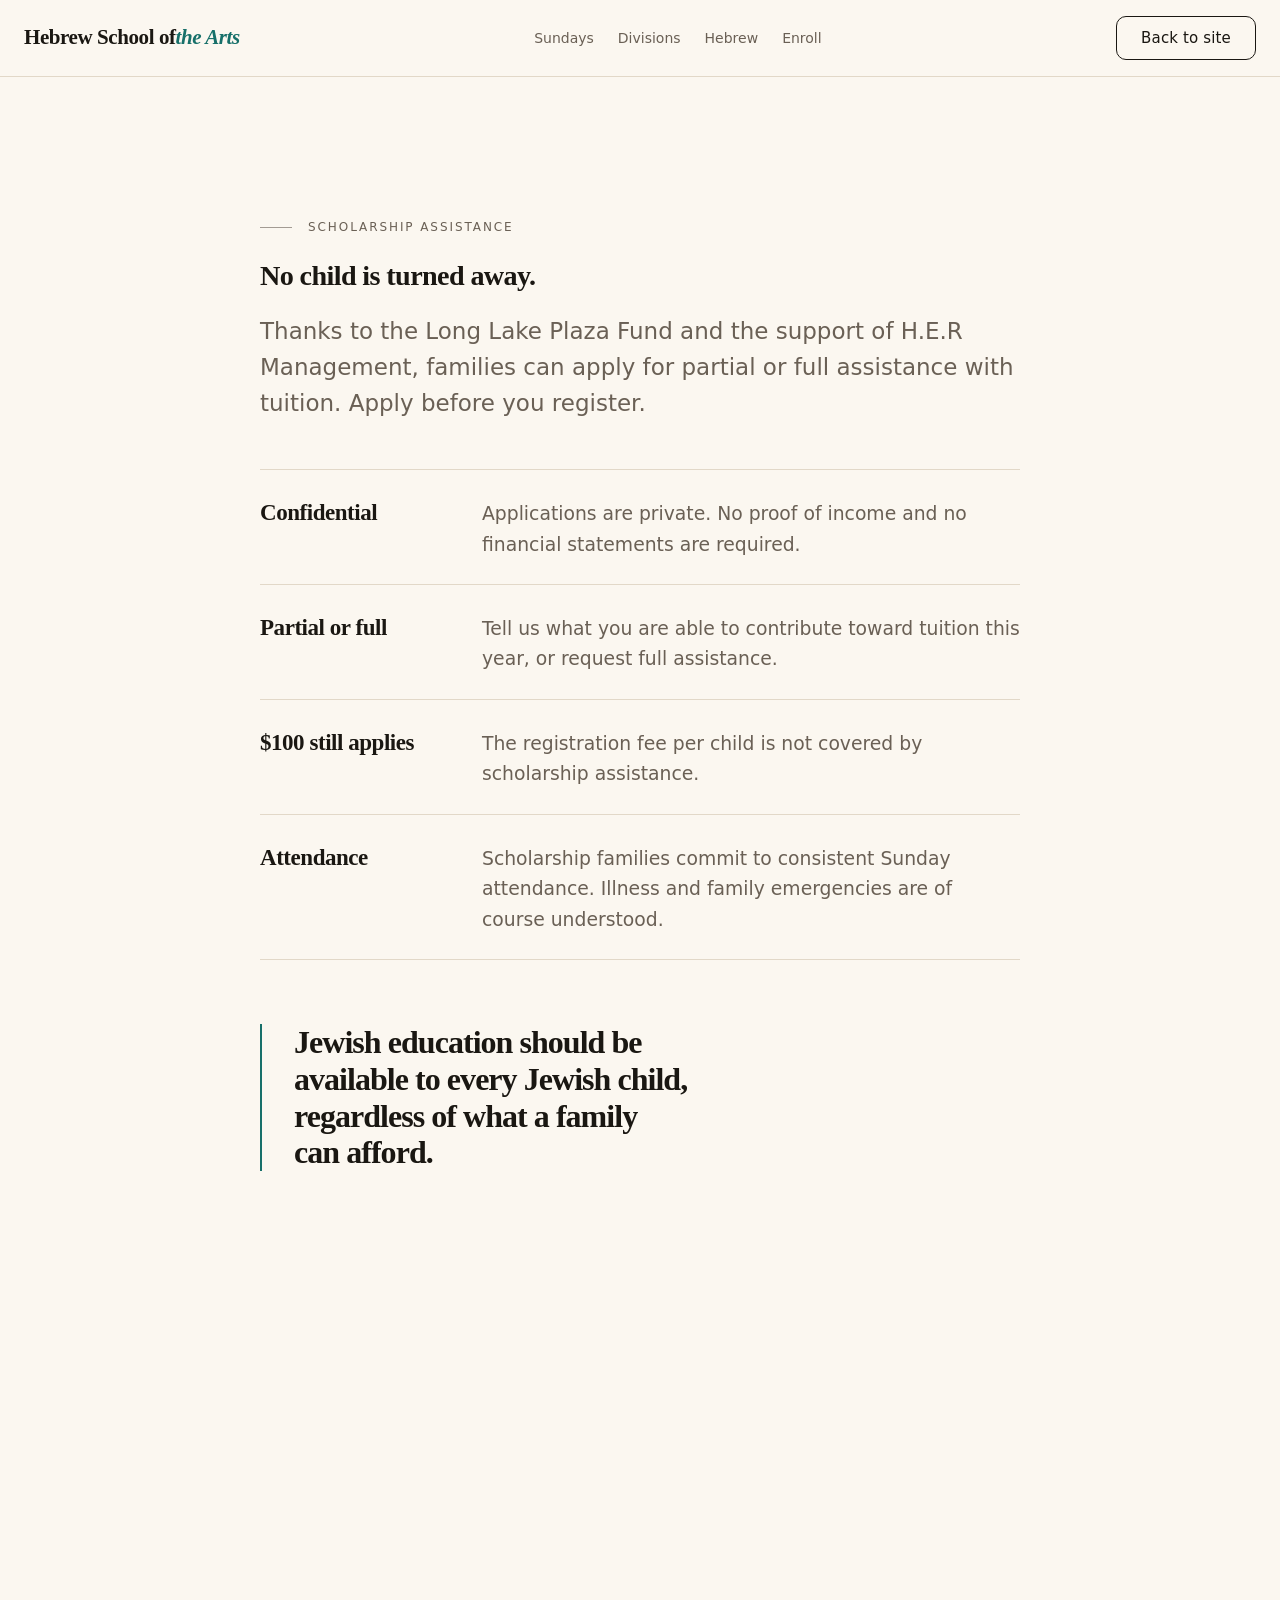
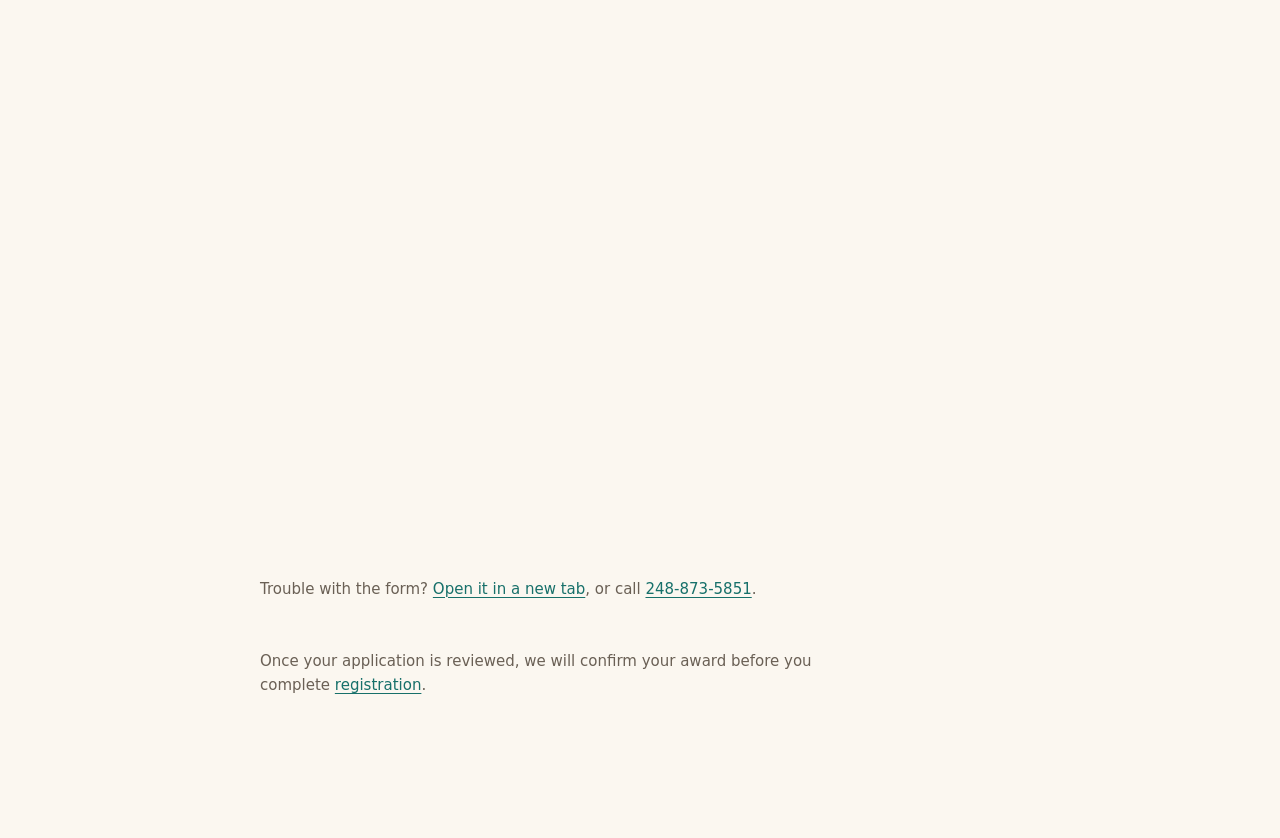
<file: scholarship.html>
<!DOCTYPE html>
<html lang="en">
<head>
  <meta charset="UTF-8" />
  <meta name="viewport" content="width=device-width, initial-scale=1.0" />
  <title>Scholarship Assistance &mdash; Hebrew School of the Arts | Troy, MI</title>
  <meta name="description" content="No child is turned away from Hebrew School of the Arts for financial reasons. Apply confidentially for partial or full scholarship assistance. No financial paperwork required." />
  <meta name="robots" content="index, follow" />
  <meta name="theme-color" content="#17706A" />
  <link rel="canonical" href="https://shliachflow.github.io/hebrew-school-of-the-arts/scholarship.html" />
  <meta property="og:image" content="https://shliachflow.github.io/hebrew-school-of-the-arts/uploads/og-image.jpg" />
  <meta property="og:image:width" content="1200" />
  <meta property="og:image:height" content="630" />
  <meta name="twitter:card" content="summary_large_image" />
  <meta name="twitter:image" content="https://shliachflow.github.io/hebrew-school-of-the-arts/uploads/og-image.jpg" />
  <link rel="preconnect" href="https://fonts.googleapis.com" />
  <link rel="preconnect" href="https://fonts.gstatic.com" crossorigin />
  <link rel="preconnect" href="https://api.fontshare.com" crossorigin />
  <link href="https://api.fontshare.com/v2/css?f[]=bespoke-slab@700&amp;f[]=switzer@400,500&amp;display=swap" rel="stylesheet" />
  <link href="https://fonts.googleapis.com/css2?family=Suez+One&amp;display=swap" rel="stylesheet" />
  <link rel="stylesheet" href="style.css" />
</head>
<body>

<a class="sr-only" href="#main">Skip to main content</a>

<header class="nav">
  <div class="container nav-inner">
    <a class="wordmark" href="index.html">Hebrew School of <em>the Arts</em></a>
    <nav aria-label="Main">
      <ul class="nav-links">
        <li><a href="index.html#sundays">Sundays</a></li>
        <li><a href="index.html#divisions">Divisions</a></li>
        <li><a href="index.html#hebrew">Hebrew</a></li>
        <li><a href="register.html">Enroll</a></li>
      </ul>
    </nav>
    <a class="btn btn--ghost nav-cta" href="index.html">Back to site</a>
  </div>
</header>

<main id="main">
  <section class="section">
    <div class="container-narrow">
      <p class="eyebrow">Scholarship Assistance</p>
      <h1 class="s-title">No child is turned away.</h1>
      <p class="lede">
        Thanks to the Long Lake Plaza Fund and the support of H.E.R Management, families can apply
        for partial or full assistance with tuition. Apply before you register.
      </p>

      <ul class="months" style="margin-top:var(--s-6)">
        <li><span class="m-when">Confidential</span><span class="m-what">Applications are private. No proof of income and no financial statements are required.</span></li>
        <li><span class="m-when">Partial or full</span><span class="m-what">Tell us what you are able to contribute toward tuition this year, or request full assistance.</span></li>
        <li><span class="m-when">$100 still applies</span><span class="m-what">The registration fee per child is not covered by scholarship assistance.</span></li>
        <li><span class="m-when">Attendance</span><span class="m-what">Scholarship families commit to consistent Sunday attendance. Illness and family emergencies are of course understood.</span></li>
      </ul>

      <p class="pull" style="margin-top:var(--s-8)">
        Jewish education should be available to every Jewish child, regardless of what a family can
        afford.
      </p>

      <!-- ==========================================================
           TALLY FORM SLOT — scholarship application
           Form: https://tally.so/r/KYjMP8   (Tally form id KYjMP8)
           Built 2026-08-31. Separate from registration. NOTE the source only
           says "likely as a separate form" -- treated as the working
           assumption, never hard-confirmed. See TALLY-BRIEF.md.
           Captures: parents, children and ages (1-4, same reveal pattern as
           registration), part-vs-full request with a conditional dollar
           amount, statement of need, and two acknowledgements ($100 fee not
           covered; consistent attendance).
           Asks for NO tax returns, pay stubs or financial documents, because
           the page promises none are required. Do not add a file upload.
           TO GO LIVE: set data-tally-live="true" below. Until then the slot
           shows the phone fallback and no iframe is requested.
           ========================================================== -->
      <div id="scholarshipForm"
           data-tally-form="KYjMP8"
           data-tally-live="true"
           data-tally-title="Hebrew School of the Arts scholarship application"
           style="margin-top:var(--s-8)">
        <div style="border:1px solid var(--hair);border-radius:var(--r-md);padding:var(--s-6);background:var(--paper-2)">
          <p class="eyebrow" style="margin-bottom:var(--s-2)">Form goes here</p>
          <p class="fine">
            The Tally scholarship form embeds in this slot. Until it is connected, families can
            apply by calling <a href="tel:+12488735851">248-873-5851</a> and asking for
            Rabbi Caytak.
          </p>
        </div>
      </div>

      <p class="fine" style="margin-top:var(--s-6)">
        Once your application is reviewed, we will confirm your award before you complete
        <a href="register.html">registration</a>.
      </p>
    </div>
  </section>
</main>

<script>
/* Tally embed loader.
   Injects the iframe ONLY for slots marked data-tally-live="true", so the phone
   fallback inside each slot stays put until someone deliberately flips the switch.
   Never clears a slot unless it has an embed to put in its place. */
(function () {
  var slots = document.querySelectorAll('[data-tally-form][data-tally-live="true"]');
  if (!slots.length) return;

  Array.prototype.forEach.call(slots, function (slot) {
    var id = slot.getAttribute('data-tally-form');
    if (!id) return;

    var src = 'https://tally.so/embed/' + id +
      '?alignLeft=1&hideTitle=1&transparentBackground=1&dynamicHeight=1';

    var frame = document.createElement('iframe');
    /* src is set directly on purpose. Tally's embed.js is supposed to populate
       it from data-tally-src, but it was verified NOT to on this page, which
       would leave families staring at an empty box. data-tally-src is kept so
       embed.js can still take over height management if it does hook in. */
    frame.setAttribute('data-tally-src', src);
    frame.setAttribute('src', src);
    frame.setAttribute('loading', 'lazy');
    frame.setAttribute('title', slot.getAttribute('data-tally-title') || 'Form');
    frame.setAttribute('width', '100%');
    frame.setAttribute('frameborder', '0');
    frame.style.border = '0';
    /* Fixed fallback height. dynamicHeight=1 shrinks this to fit when embed.js
       connects; when it does not, the form scrolls inside the frame instead of
       being clipped. */
    frame.style.width = '100%';
    frame.style.minHeight = '900px';
    frame.setAttribute('height', '900');

    while (slot.firstChild) slot.removeChild(slot.firstChild);
    slot.appendChild(frame);

    var help = document.createElement('p');
    help.className = 'fine';
    help.style.marginTop = 'var(--s-4)';
    help.innerHTML = 'Trouble with the form? <a href="https://tally.so/r/' + id +
      '">Open it in a new tab</a>, or call <a href="tel:+12488735851">248-873-5851</a>.';
    slot.appendChild(help);
  });

  var s = document.createElement('script');
  s.src = 'https://tally.so/widgets/embed.js';
  s.async = true;
  s.onload = function () {
    if (window.Tally && typeof window.Tally.loadEmbeds === 'function') {
      window.Tally.loadEmbeds();
    }
  };
  document.body.appendChild(s);
})();
</script>

</body>
</html>
</file>
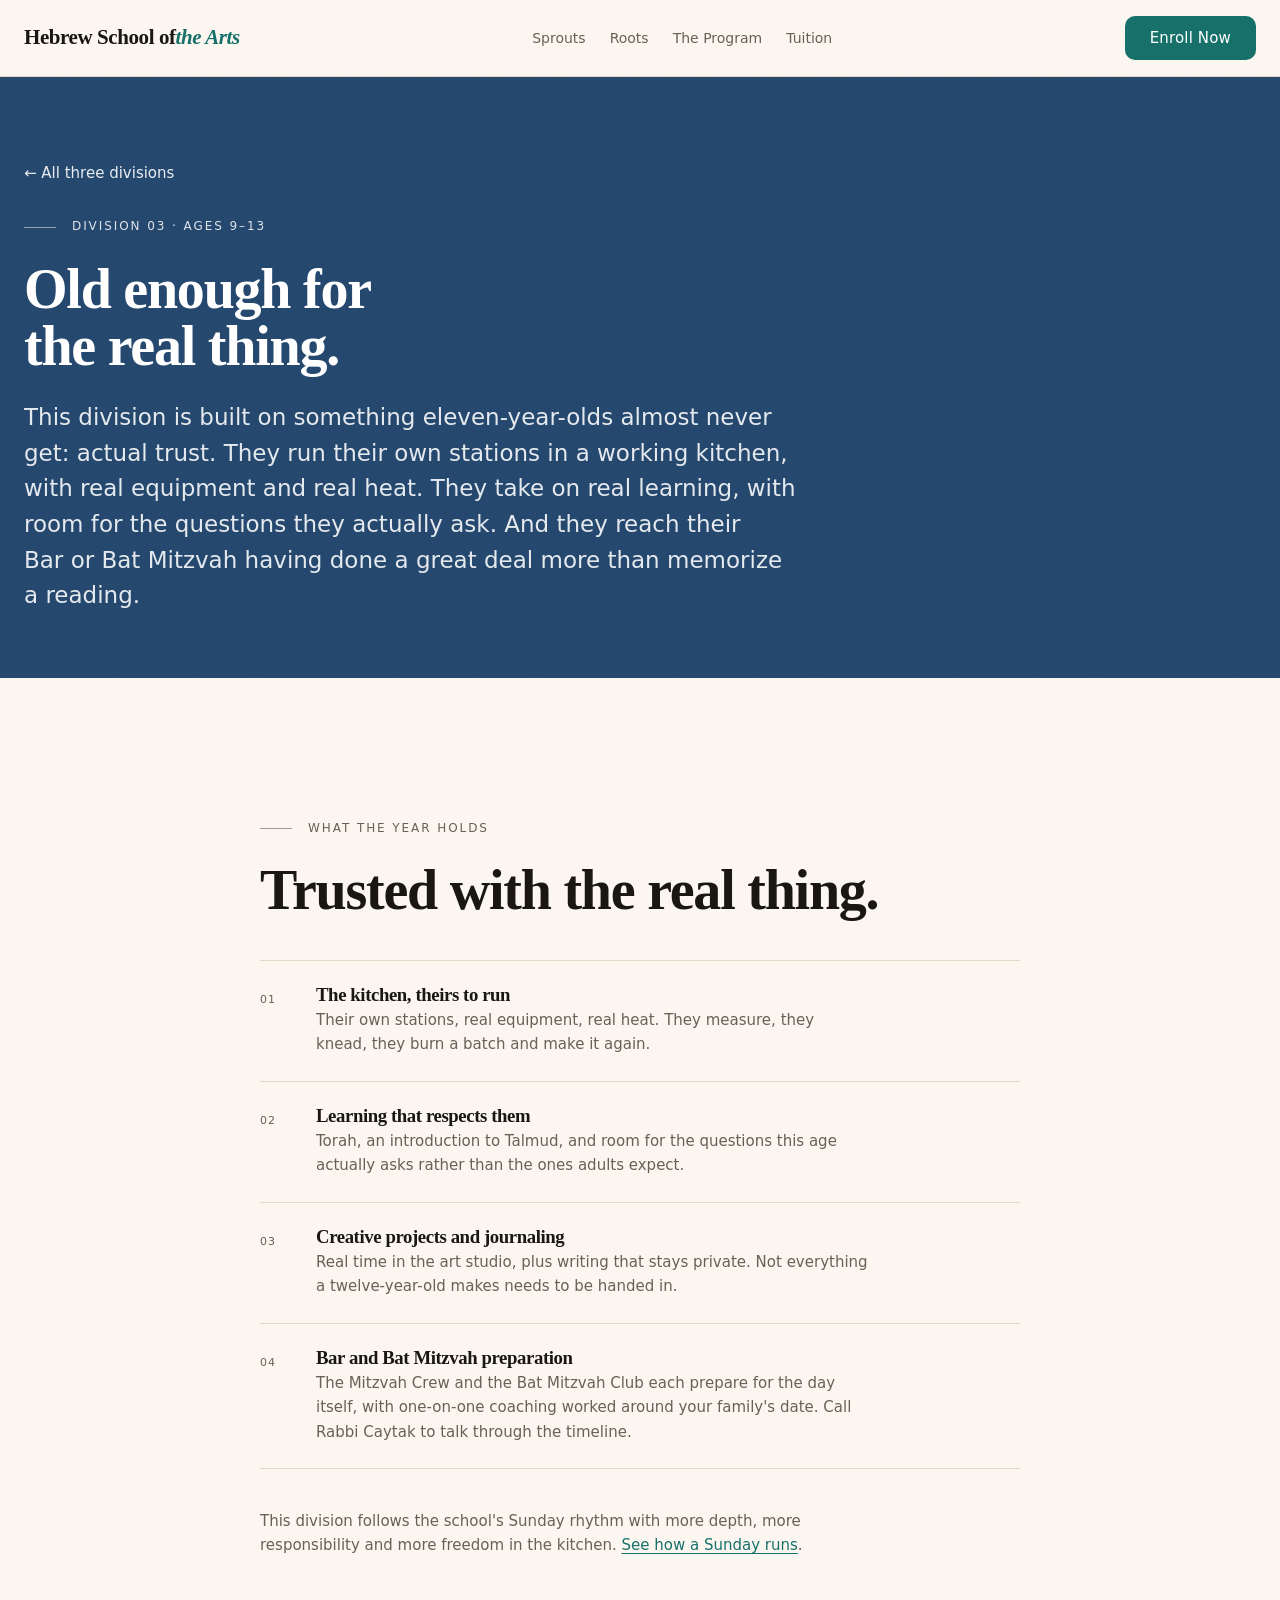
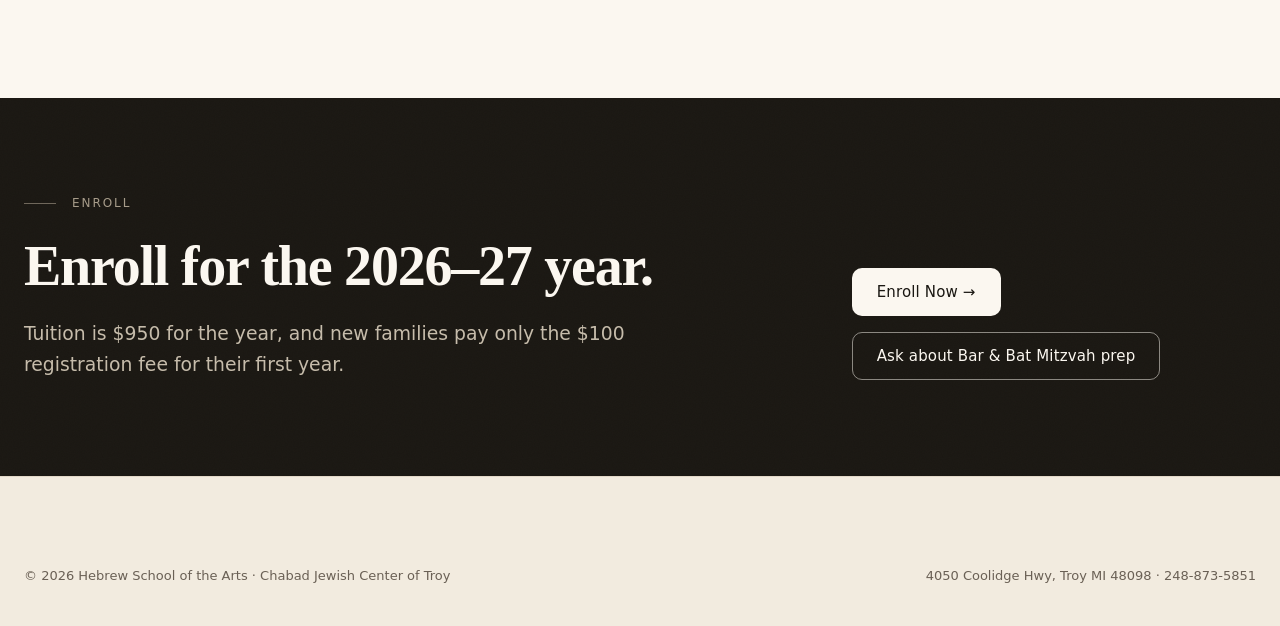
<file: divisions/mitzvah-crew.html>
<!DOCTYPE html>
<html lang="en">
<head>
  <meta charset="UTF-8" />
  <meta name="viewport" content="width=device-width, initial-scale=1.0" />
  <title>The Mitzvah Crew &amp; Bat Mitzvah Club, Ages 9&ndash;13 &mdash; Hebrew School of the Arts | Troy, MI</title>
  <meta name="description" content="The ages 9-13 division at Hebrew School of the Arts in Troy, MI. Running their own kitchen stations, real Torah learning, art studio projects, and Bar and Bat Mitzvah preparation." />
  <meta name="robots" content="index, follow" />
  <meta name="theme-color" content="#24476E" />
  <link rel="canonical" href="https://shliachflow.github.io/hebrew-school-of-the-arts/divisions/mitzvah-crew.html" />
  <meta property="og:image" content="https://shliachflow.github.io/hebrew-school-of-the-arts/uploads/og-image.jpg" />
  <meta property="og:image:width" content="1200" />
  <meta property="og:image:height" content="630" />
  <meta name="twitter:card" content="summary_large_image" />
  <meta name="twitter:image" content="https://shliachflow.github.io/hebrew-school-of-the-arts/uploads/og-image.jpg" />
  <meta property="og:type" content="website" />
  <meta property="og:title" content="The Mitzvah Crew &amp; Bat Mitzvah Club, Ages 9&ndash;13 &mdash; Hebrew School of the Arts" />
  <meta property="og:description" content="Old enough for the real thing. Plus Bar and Bat Mitzvah preparation. Sundays in Troy." />
  <link rel="preconnect" href="https://api.fontshare.com" crossorigin />
  <link href="https://api.fontshare.com/v2/css?f[]=bespoke-slab@700&amp;f[]=switzer@400,500&amp;display=swap" rel="stylesheet" />
  <link rel="stylesheet" href="../style.css" />
</head>
<body>

<a class="sr-only" href="#main">Skip to main content</a>

<header class="nav">
  <div class="container nav-inner">
    <a class="wordmark" href="../index.html">Hebrew School of <em>the Arts</em></a>
    <nav aria-label="Main">
      <ul class="nav-links">
        <li><a href="sprouts.html">Sprouts</a></li>
        <li><a href="roots.html">Roots</a></li>
        <li><a href="../program.html">The Program</a></li>
        <li><a href="../index.html#tuition">Tuition</a></li>
      </ul>
    </nav>
    <a class="btn btn--primary nav-cta" href="../register.html">Enroll Now</a>
  </div>
</header>

<main id="main">

  <section class="dhero dhero--crew">
    <div class="container">
      <a class="dhero-back" href="../index.html#divisions">&larr; All three divisions</a>
      <p class="eyebrow">Division 03 &middot; Ages 9&ndash;13</p>
      <h1>Old enough for the real thing.</h1>
      <p class="lede">
        This division is built on something eleven-year-olds almost never get: actual trust. They run
        their own stations in a working kitchen, with real equipment and real heat. They take on real
        learning, with room for the questions they actually ask. And they reach their Bar or Bat
        Mitzvah having done a great deal more than memorize a reading.
      </p>
    </div>
  </section>

  <section class="section">
    <div class="container-narrow">
      <p class="eyebrow">What the year holds</p>
      <h2 class="s-title">Trusted with the real thing.</h2>

      <ol class="plist reveal stagger">
        <li>
          <div>
            <h3>The kitchen, theirs to run</h3>
            <p>Their own stations, real equipment, real heat. They measure, they knead, they burn a
               batch and make it again.</p>
          </div>
        </li>
        <li>
          <div>
            <h3>Learning that respects them</h3>
            <p>Torah, an introduction to Talmud, and room for the questions this age actually asks
               rather than the ones adults expect.</p>
          </div>
        </li>
        <li>
          <div>
            <h3>Creative projects and journaling</h3>
            <p>Real time in the art studio, plus writing that stays private. Not everything a
               twelve-year-old makes needs to be handed in.</p>
          </div>
        </li>
        <li>
          <div>
            <h3>Bar and Bat Mitzvah preparation</h3>
            <p>The Mitzvah Crew and the Bat Mitzvah Club each prepare for the day itself, with
               one-on-one coaching worked around your family's date. Call Rabbi Caytak to talk
               through the timeline.</p>
          </div>
        </li>
      </ol>

      <p class="fine" style="margin-top:var(--s-5)">
        This division follows the school's Sunday rhythm with more depth, more responsibility and
        more freedom in the kitchen. <a href="../index.html#sundays">See how a Sunday runs</a>.
      </p>
    </div>
  </section>

  <section class="cta-final">
    <div class="container cta-final-inner">
      <div>
        <p class="eyebrow">Enroll</p>
        <h2>Enroll for the 2026&ndash;27 year.</h2>
        <p>Tuition is $950 for the year, and new families pay
           only the $100 registration fee for their first year.</p>
      </div>
      <div class="cta-buttons">
        <a class="btn btn--primary" href="../register.html">Enroll Now &rarr;</a>
        <a class="btn btn--ghost" href="tel:+12488735851">Ask about Bar &amp; Bat Mitzvah prep</a>
      </div>
    </div>
  </section>

</main>

<footer class="footer">
  <div class="container">
    <div class="footer-bottom" style="margin-top:0;border-top:0">
      <span>&copy; 2026 Hebrew School of the Arts &middot; Chabad Jewish Center of Troy</span>
      <span>4050 Coolidge Hwy, Troy MI 48098 &middot; 248-873-5851</span>
    </div>
  </div>
</footer>

<script>
  (function () {
    var items = document.querySelectorAll('.reveal, .stagger');
    var reduce = window.matchMedia('(prefers-reduced-motion: reduce)').matches;
    if (reduce || !('IntersectionObserver' in window) || !items.length) return;
    var root = document.documentElement;
    root.classList.add('js-reveal');
    var io = new IntersectionObserver(function (entries) {
      entries.forEach(function (e) {
        if (e.isIntersecting) { e.target.classList.add('is-in'); io.unobserve(e.target); }
      });
    }, { rootMargin: '0px 0px -8% 0px', threshold: 0.06 });
    items.forEach(function (el) { io.observe(el); });
    setTimeout(function () {
      if (!document.querySelector('.is-in')) root.classList.remove('js-reveal');
    }, 2500);
  })();
</script>

</body>
</html>
</file>
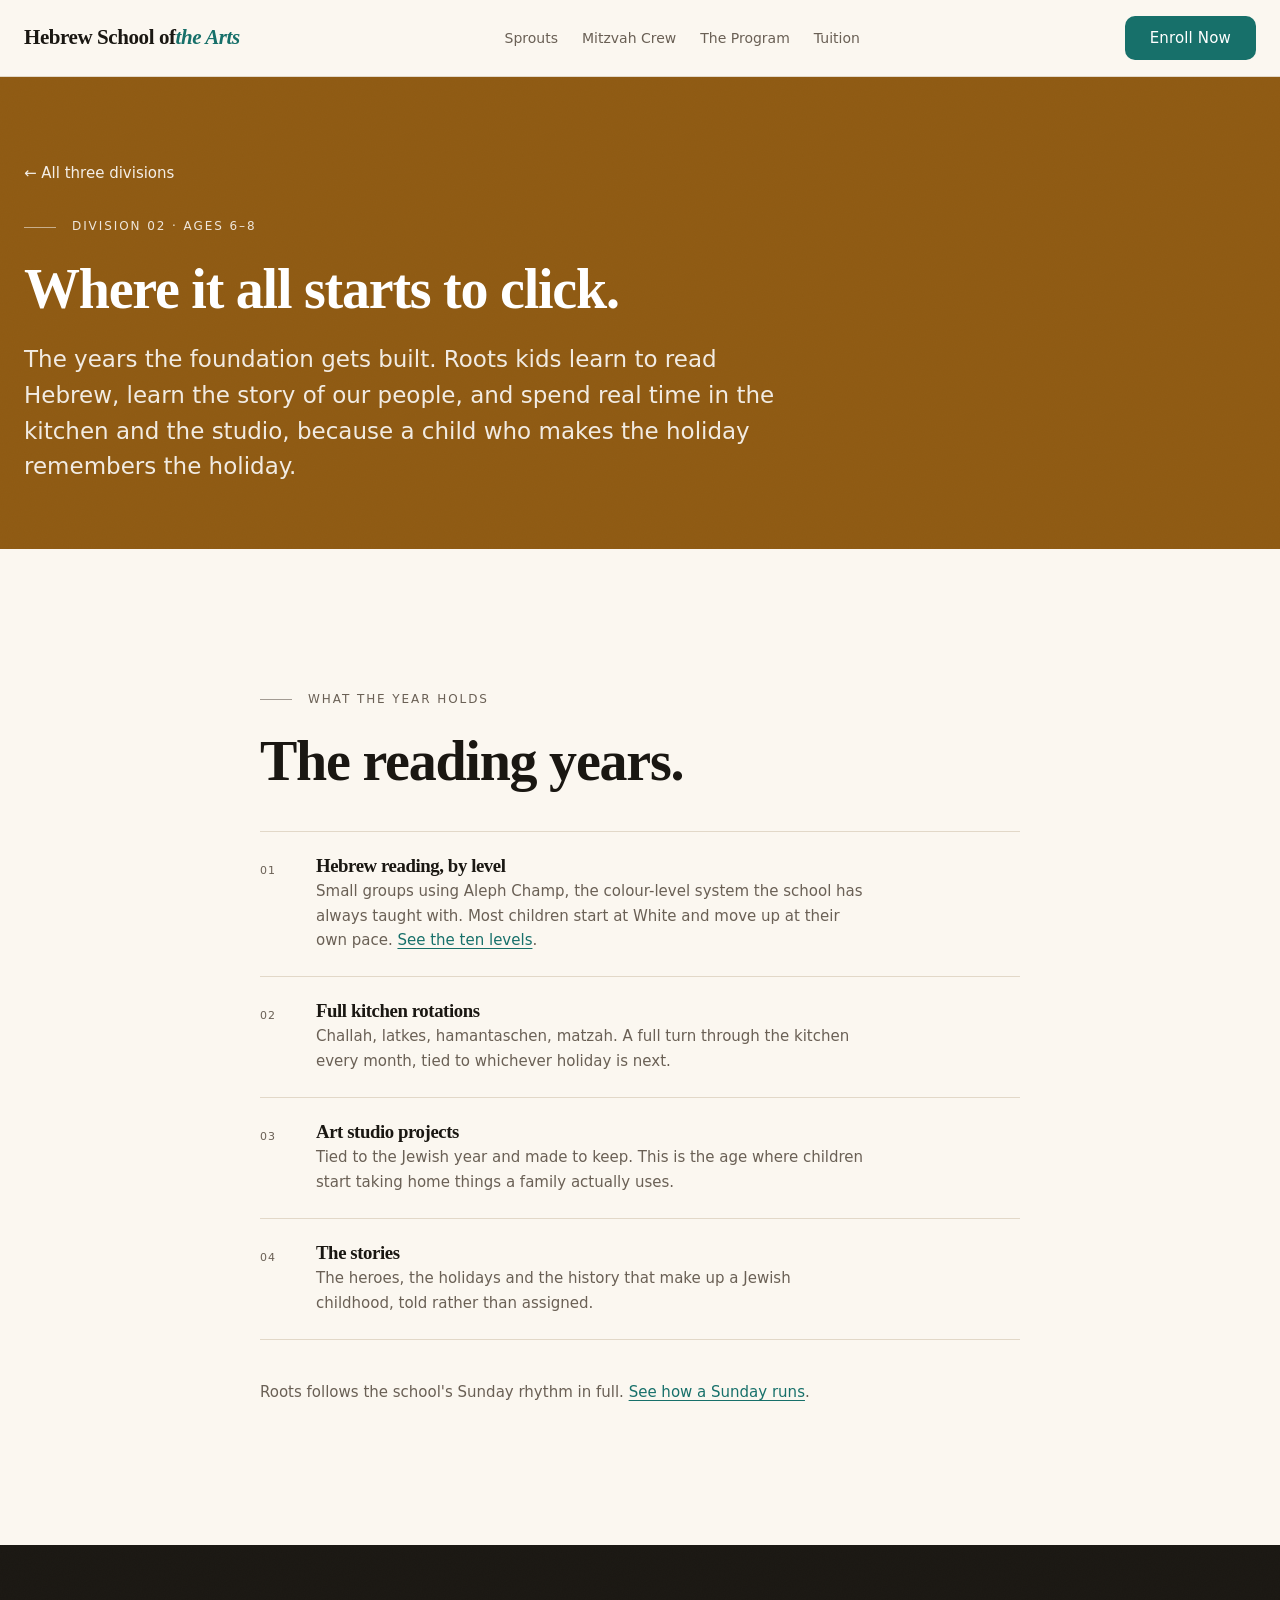
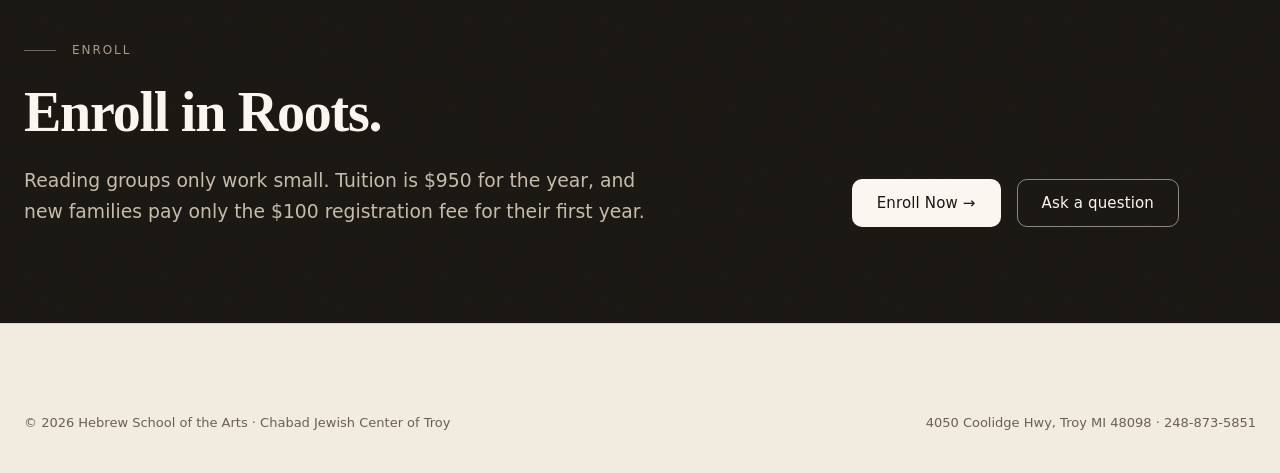
<file: divisions/roots.html>
<!DOCTYPE html>
<html lang="en">
<head>
  <meta charset="UTF-8" />
  <meta name="viewport" content="width=device-width, initial-scale=1.0" />
  <title>Roots, Ages 6&ndash;8 &mdash; Hebrew School of the Arts | Troy, MI</title>
  <meta name="description" content="Roots is the ages 6-8 division at Hebrew School of the Arts in Troy, MI. Hebrew reading with Aleph Champ, full kitchen rotations, and art studio projects. Sundays." />
  <meta name="robots" content="index, follow" />
  <meta name="theme-color" content="#8F5A12" />
  <link rel="canonical" href="https://shliachflow.github.io/hebrew-school-of-the-arts/divisions/roots.html" />
  <meta property="og:image" content="https://shliachflow.github.io/hebrew-school-of-the-arts/uploads/og-image.jpg" />
  <meta property="og:image:width" content="1200" />
  <meta property="og:image:height" content="630" />
  <meta name="twitter:card" content="summary_large_image" />
  <meta name="twitter:image" content="https://shliachflow.github.io/hebrew-school-of-the-arts/uploads/og-image.jpg" />
  <meta property="og:type" content="website" />
  <meta property="og:title" content="Roots, Ages 6&ndash;8 &mdash; Hebrew School of the Arts" />
  <meta property="og:description" content="Where it all starts to click. Reading, full kitchen rotations, the studio. Sundays in Troy." />
  <link rel="preconnect" href="https://api.fontshare.com" crossorigin />
  <link href="https://api.fontshare.com/v2/css?f[]=bespoke-slab@700&amp;f[]=switzer@400,500&amp;display=swap" rel="stylesheet" />
  <link rel="stylesheet" href="../style.css" />
</head>
<body>

<a class="sr-only" href="#main">Skip to main content</a>

<header class="nav">
  <div class="container nav-inner">
    <a class="wordmark" href="../index.html">Hebrew School of <em>the Arts</em></a>
    <nav aria-label="Main">
      <ul class="nav-links">
        <li><a href="sprouts.html">Sprouts</a></li>
        <li><a href="mitzvah-crew.html">Mitzvah Crew</a></li>
        <li><a href="../program.html">The Program</a></li>
        <li><a href="../index.html#tuition">Tuition</a></li>
      </ul>
    </nav>
    <a class="btn btn--primary nav-cta" href="../register.html">Enroll Now</a>
  </div>
</header>

<main id="main">

  <section class="dhero dhero--roots">
    <div class="container">
      <a class="dhero-back" href="../index.html#divisions">&larr; All three divisions</a>
      <p class="eyebrow">Division 02 &middot; Ages 6&ndash;8</p>
      <h1>Where it all starts to click.</h1>
      <p class="lede">
        The years the foundation gets built. Roots kids learn to read Hebrew, learn the story of our
        people, and spend real time in the kitchen and the studio, because a child who makes the
        holiday remembers the holiday.
      </p>
    </div>
  </section>

  <section class="section">
    <div class="container-narrow">
      <p class="eyebrow">What the year holds</p>
      <h2 class="s-title">The reading years.</h2>

      <ol class="plist reveal stagger">
        <li>
          <div>
            <h3>Hebrew reading, by level</h3>
            <p>Small groups using Aleph Champ, the colour-level system the school has always taught
               with. Most children start at White and move up at their own pace.
               <a href="../program.html#hebrew">See the ten levels</a>.</p>
          </div>
        </li>
        <li>
          <div>
            <h3>Full kitchen rotations</h3>
            <p>Challah, latkes, hamantaschen, matzah. A full turn through the kitchen every month,
               tied to whichever holiday is next.</p>
          </div>
        </li>
        <li>
          <div>
            <h3>Art studio projects</h3>
            <p>Tied to the Jewish year and made to keep. This is the age where children start taking
               home things a family actually uses.</p>
          </div>
        </li>
        <li>
          <div>
            <h3>The stories</h3>
            <p>The heroes, the holidays and the history that make up a Jewish childhood, told rather
               than assigned.</p>
          </div>
        </li>
      </ol>

      <p class="fine" style="margin-top:var(--s-5)">
        Roots follows the school's Sunday rhythm in full.
        <a href="../index.html#sundays">See how a Sunday runs</a>.
      </p>
    </div>
  </section>

  <section class="cta-final">
    <div class="container cta-final-inner">
      <div>
        <p class="eyebrow">Enroll</p>
        <h2>Enroll in Roots.</h2>
        <p>Reading groups only work small. Tuition is $950 for the year, and new families pay only
           the $100 registration fee for their first year.</p>
      </div>
      <div class="cta-buttons">
        <a class="btn btn--primary" href="../register.html">Enroll Now &rarr;</a>
        <a class="btn btn--ghost" href="tel:+12488735851">Ask a question</a>
      </div>
    </div>
  </section>

</main>

<footer class="footer">
  <div class="container">
    <div class="footer-bottom" style="margin-top:0;border-top:0">
      <span>&copy; 2026 Hebrew School of the Arts &middot; Chabad Jewish Center of Troy</span>
      <span>4050 Coolidge Hwy, Troy MI 48098 &middot; 248-873-5851</span>
    </div>
  </div>
</footer>

<script>
  (function () {
    var items = document.querySelectorAll('.reveal, .stagger');
    var reduce = window.matchMedia('(prefers-reduced-motion: reduce)').matches;
    if (reduce || !('IntersectionObserver' in window) || !items.length) return;
    var root = document.documentElement;
    root.classList.add('js-reveal');
    var io = new IntersectionObserver(function (entries) {
      entries.forEach(function (e) {
        if (e.isIntersecting) { e.target.classList.add('is-in'); io.unobserve(e.target); }
      });
    }, { rootMargin: '0px 0px -8% 0px', threshold: 0.06 });
    items.forEach(function (el) { io.observe(el); });
    setTimeout(function () {
      if (!document.querySelector('.is-in')) root.classList.remove('js-reveal');
    }, 2500);
  })();
</script>

</body>
</html>
</file>
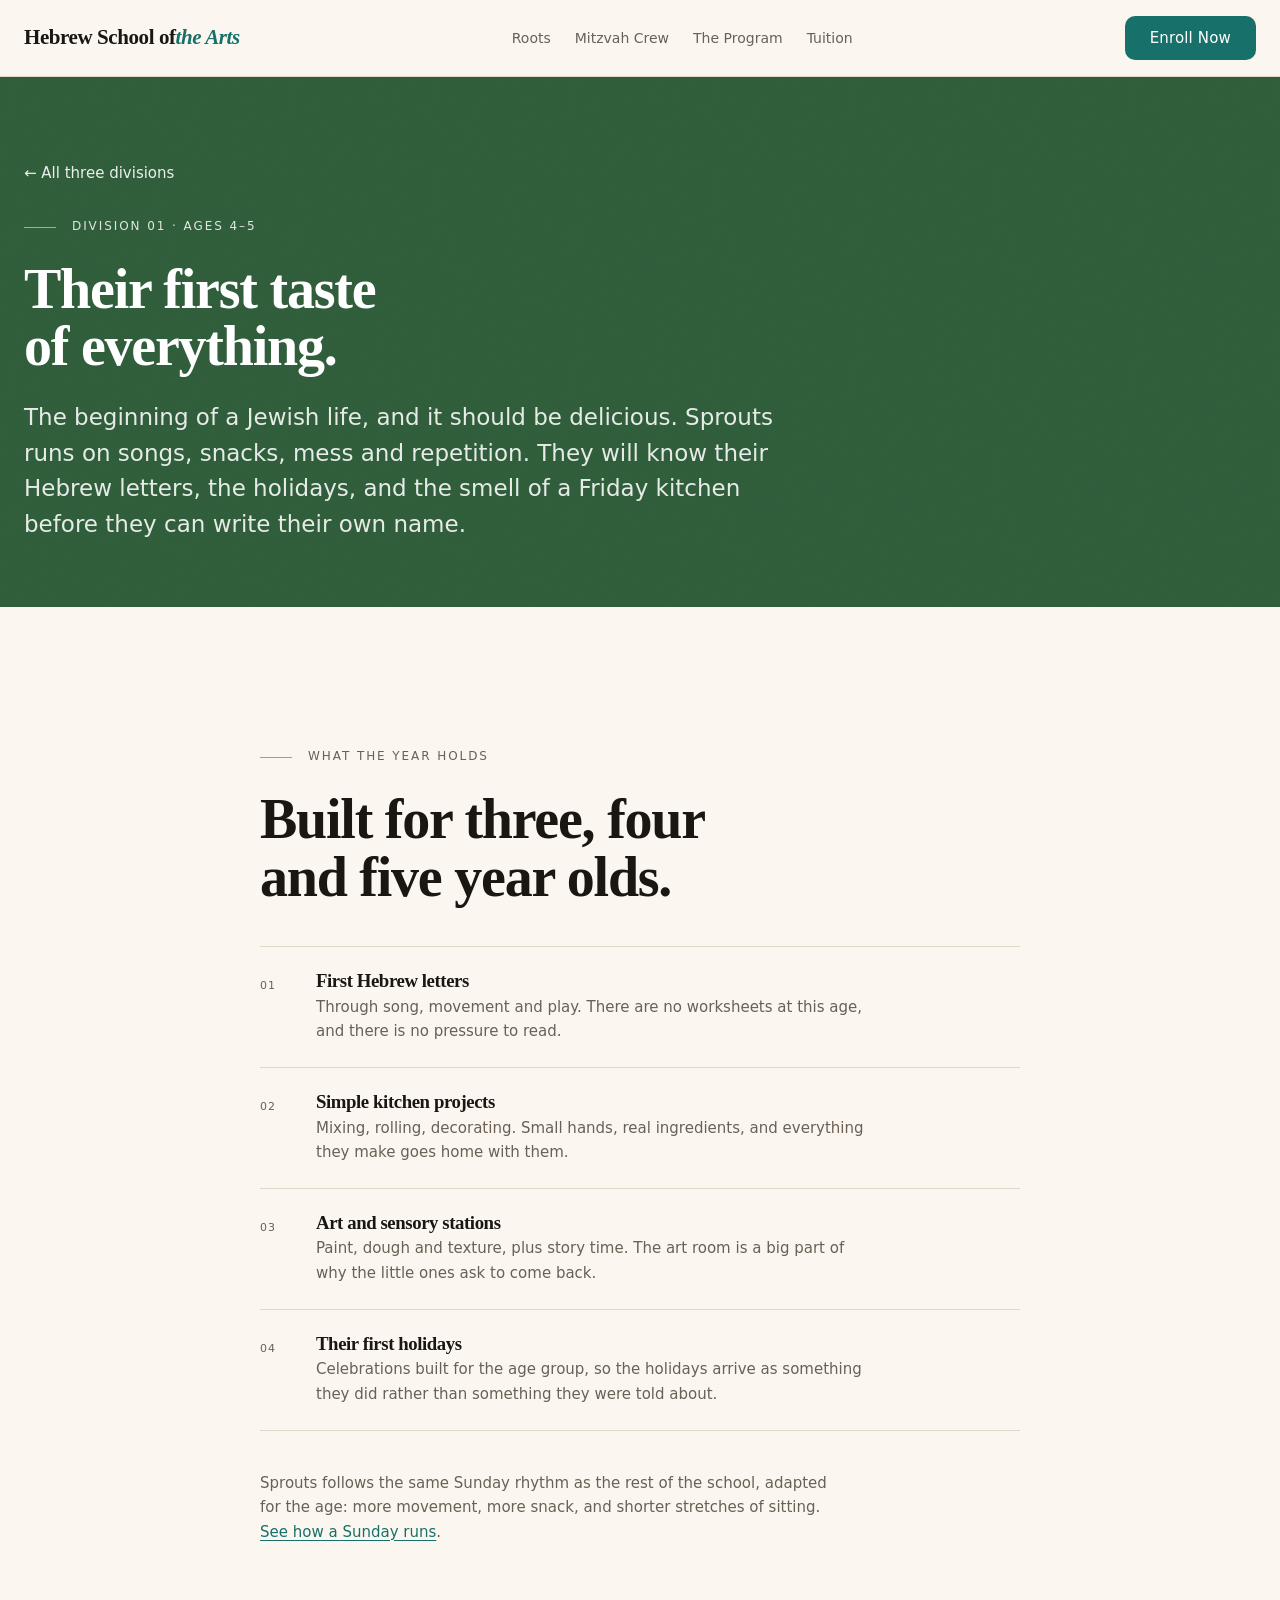
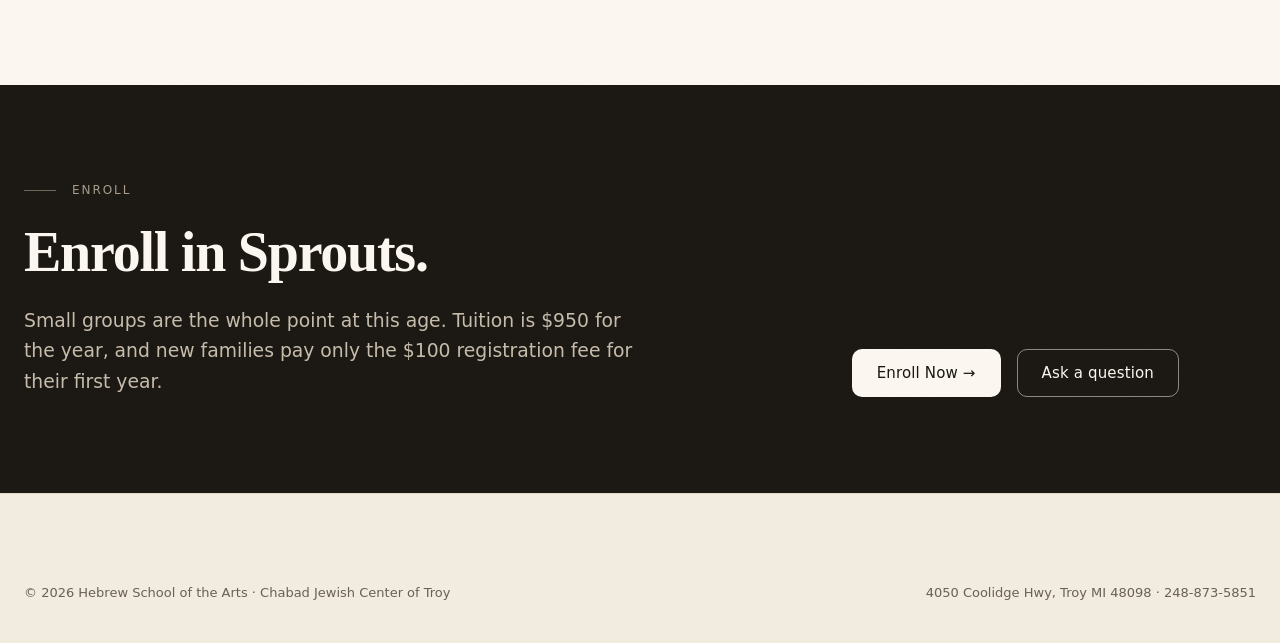
<file: divisions/sprouts.html>
<!DOCTYPE html>
<html lang="en">
<head>
  <meta charset="UTF-8" />
  <meta name="viewport" content="width=device-width, initial-scale=1.0" />
  <title>Sprouts, Ages 4&ndash;5 &mdash; Hebrew School of the Arts | Troy, MI</title>
  <meta name="description" content="Sprouts is the ages 4-5 division at Hebrew School of the Arts in Troy, MI. First Hebrew letters through song and play, simple kitchen projects, art and sensory stations. Sundays." />
  <meta name="robots" content="index, follow" />
  <meta name="theme-color" content="#2F5D3A" />
  <link rel="canonical" href="https://shliachflow.github.io/hebrew-school-of-the-arts/divisions/sprouts.html" />
  <meta property="og:image" content="https://shliachflow.github.io/hebrew-school-of-the-arts/uploads/og-image.jpg" />
  <meta property="og:image:width" content="1200" />
  <meta property="og:image:height" content="630" />
  <meta name="twitter:card" content="summary_large_image" />
  <meta name="twitter:image" content="https://shliachflow.github.io/hebrew-school-of-the-arts/uploads/og-image.jpg" />
  <meta property="og:type" content="website" />
  <meta property="og:title" content="Sprouts, Ages 4&ndash;5 &mdash; Hebrew School of the Arts" />
  <meta property="og:description" content="Their first taste of everything. Songs, snacks, mess and repetition, Sundays in Troy." />
  <link rel="preconnect" href="https://api.fontshare.com" crossorigin />
  <link href="https://api.fontshare.com/v2/css?f[]=bespoke-slab@700&amp;f[]=switzer@400,500&amp;display=swap" rel="stylesheet" />
  <link rel="stylesheet" href="../style.css" />
</head>
<body>

<a class="sr-only" href="#main">Skip to main content</a>

<header class="nav">
  <div class="container nav-inner">
    <a class="wordmark" href="../index.html">Hebrew School of <em>the Arts</em></a>
    <nav aria-label="Main">
      <ul class="nav-links">
        <li><a href="roots.html">Roots</a></li>
        <li><a href="mitzvah-crew.html">Mitzvah Crew</a></li>
        <li><a href="../program.html">The Program</a></li>
        <li><a href="../index.html#tuition">Tuition</a></li>
      </ul>
    </nav>
    <a class="btn btn--primary nav-cta" href="../register.html">Enroll Now</a>
  </div>
</header>

<main id="main">

  <section class="dhero dhero--sprouts">
    <div class="container">
      <a class="dhero-back" href="../index.html#divisions">&larr; All three divisions</a>
      <p class="eyebrow">Division 01 &middot; Ages 4&ndash;5</p>
      <h1>Their first taste of everything.</h1>
      <p class="lede">
        The beginning of a Jewish life, and it should be delicious. Sprouts runs on songs, snacks,
        mess and repetition. They will know their Hebrew letters, the holidays, and the smell of a
        Friday kitchen before they can write their own name.
      </p>
    </div>
  </section>

  <section class="section">
    <div class="container-narrow">
      <p class="eyebrow">What the year holds</p>
      <h2 class="s-title">Built for three, four and five year olds.</h2>

      <ol class="plist reveal stagger">
        <li>
          <div>
            <h3>First Hebrew letters</h3>
            <p>Through song, movement and play. There are no worksheets at this age, and there is no
               pressure to read.</p>
          </div>
        </li>
        <li>
          <div>
            <h3>Simple kitchen projects</h3>
            <p>Mixing, rolling, decorating. Small hands, real ingredients, and everything they make
               goes home with them.</p>
          </div>
        </li>
        <li>
          <div>
            <h3>Art and sensory stations</h3>
            <p>Paint, dough and texture, plus story time. The art room is a big part of why the
               little ones ask to come back.</p>
          </div>
        </li>
        <li>
          <div>
            <h3>Their first holidays</h3>
            <p>Celebrations built for the age group, so the holidays arrive as something they did
               rather than something they were told about.</p>
          </div>
        </li>
      </ol>

      <p class="fine" style="margin-top:var(--s-5)">
        Sprouts follows the same Sunday rhythm as the rest of the school, adapted for the age: more
        movement, more snack, and shorter stretches of sitting.
        <a href="../index.html#sundays">See how a Sunday runs</a>.
      </p>
    </div>
  </section>

  <section class="cta-final">
    <div class="container cta-final-inner">
      <div>
        <p class="eyebrow">Enroll</p>
        <h2>Enroll in Sprouts.</h2>
        <p>Small groups are the whole point at this age. Tuition is $950 for the year, and new
           families pay only the $100 registration fee for their first year.</p>
      </div>
      <div class="cta-buttons">
        <a class="btn btn--primary" href="../register.html">Enroll Now &rarr;</a>
        <a class="btn btn--ghost" href="tel:+12488735851">Ask a question</a>
      </div>
    </div>
  </section>

</main>

<footer class="footer">
  <div class="container">
    <div class="footer-bottom" style="margin-top:0;border-top:0">
      <span>&copy; 2026 Hebrew School of the Arts &middot; Chabad Jewish Center of Troy</span>
      <span>4050 Coolidge Hwy, Troy MI 48098 &middot; 248-873-5851</span>
    </div>
  </div>
</footer>

<script>
  (function () {
    var items = document.querySelectorAll('.reveal, .stagger');
    var reduce = window.matchMedia('(prefers-reduced-motion: reduce)').matches;
    if (reduce || !('IntersectionObserver' in window) || !items.length) return;
    var root = document.documentElement;
    root.classList.add('js-reveal');
    var io = new IntersectionObserver(function (entries) {
      entries.forEach(function (e) {
        if (e.isIntersecting) { e.target.classList.add('is-in'); io.unobserve(e.target); }
      });
    }, { rootMargin: '0px 0px -8% 0px', threshold: 0.06 });
    items.forEach(function (el) { io.observe(el); });
    setTimeout(function () {
      if (!document.querySelector('.is-in')) root.classList.remove('js-reveal');
    }, 2500);
  })();
</script>

</body>
</html>
</file>
<file: style.css>
/* ==========================================================================
   Hebrew School of the Arts — Chabad Jewish Center of Troy
   Design system. See design-digest.md for the rules that govern these tokens.

   Hairline elevation: there is no shadow scale, on purpose. Do not add one.
   Depth comes from 1px hairlines, tonal contrast, and flat offset silhouettes.
   ========================================================================== */

:root {
  /* --- Canvas and ink --- */
  --paper:      #FBF7F0;   /* never pure white */
  --paper-2:    #F2EBDF;
  --paper-3:    #E9DFCE;
  --ink:        #1A1712;
  --ink-2:      #6A6055;
  --hair:       #E2D8C8;

  /* --- The single UI accent. CTA, links, focus ring, brand mark. Nothing else. --- */
  --accent:     #17706A;
  --accent-ink: #10534E;
  --accent-rgb: 23, 112, 106;

  /* --- Reserved ceremony color. Three approved locations only. --- */
  --ceremony:   #B4832A;

  /* --- Division blocks -------------------------------------------------
     Deep and rich rather than bright and primary. Earlier revision used
     mid-saturation brights (#3E7235 / #E0A32E / #2E6FA7 / #B4335F); against
     the ten-color Aleph Champ ladder that read kindergarten, not premium.
     These are the same hue families pushed darker so the ladder is the one
     bright moment on the page. All four verified >= 4.5:1 with white.
     -------------------------------------------------------------------- */
  --blk-sprouts: #2F5D3A;
  --blk-roots:   #8F5A12;
  --blk-crew:    #24476E;
  --blk-club:    #8A2B48;
  --on-blk:      #FFFFFF;

  /* Light tints of the same four, for stat tiles and quiet surfaces. */
  --tint-sprouts: #E6EDE5;
  --tint-roots:   #F6EBD6;
  --tint-crew:    #E4EAF1;
  --tint-club:    #F5E3E8;

  /* --- Aleph Champ level colors ---------------------------------------
     The program's real ten levels, taken from the client's own chart.
     These are program data, not brand palette: they appear in the level
     ladder and nowhere else on the site.
     -------------------------------------------------------------------- */
  --ac-white:  #FFFFFF; --ac-red:    #E1252B; --ac-orange: #EE7A17;
  --ac-yellow: #FBD914; --ac-green:  #17A24A; --ac-blue:   #1F3F94;
  --ac-purple: #9B4FA0; --ac-brown:  #8B4A1E; --ac-grey:   #9A9A9A;
  --ac-black:  #141414;

  /* --- Type ---
     Display is Bespoke Slab 700, body is Switzer, both from Fontshare rather
     than Google Fonts. The source matters: the "AI website" typographic
     signature comes from the Google top-fifty, the set every agent defaults to.
     A slab was chosen over the previous literary serif because at 96px a text
     serif reads *magazine* and this is a children's school — slabs carry
     bakery-and-signage associations that suit a culinary program, friendly
     without tipping into a cartoon face. Deliberately unlike the two sibling
     camp sites (Bangers, Boogaloo). Suez One remains solely for the Hebrew
     letters in the Aleph Champ ladder. See design-digest.md. */
  --font-d:  'Bespoke Slab', Georgia, serif;
  --font-b:  'Switzer', system-ui, -apple-system, sans-serif;
  --font-he: 'Suez One', Georgia, serif;

  --text-sm:         clamp(0.875rem, 0.85rem + 0.15vw, 0.9375rem);
  --text-base:       clamp(1rem, 0.95rem + 0.28vw, 1.1875rem);
  --text-lg:         clamp(1.125rem, 1rem + 0.55vw, 1.4375rem);
  --text-xl:         clamp(1.375rem, 1.05rem + 1.4vw, 2rem);
  --text-display-sm: clamp(2rem, 1.3rem + 3.2vw, 3.5rem);
  /* 9.3vw (~192px at 1920) overshot: it filled the column but pushed the stat
     row off the first screen. Budget for a 1000px window at 1920 is
     1000 - 80 header - 110 stat row = 810px of hero. The fixed parts of the
     left column (eyebrow, sub, buttons, note and their gaps) come to ~367px,
     and three headline lines run ~2.58x the font size, so with 44px of padding
     top and bottom the headline can be ~128px and still clear it.
     1rem + 5.85vw = ~128px at 1920, ~91px at 1280. */
  --text-display:    clamp(2.5rem, 1rem + 5.5vw, 7.5rem);
  --text-display-xl: clamp(3.25rem, 1.4rem + 9vw, 7.5rem);

  /* --- Space. Every value divisible by 8. --- */
  --s-1: 8px;  --s-2: 16px; --s-3: 24px; --s-4: 32px;
  --s-5: 40px; --s-6: 48px; --s-8: 64px; --s-10: 80px; --s-12: 96px;
  /* Floor was 4.5rem, so every phone sat at 72px - the same air as a laptop.
     PostHog drops section padding from 80px to 48px at mobile; 3.5rem is that
     move, eased slightly because our sections carry tint bands where theirs
     run on one continuous canvas. Only bites below ~654px, where 11vw < the
     floor, so desktop rhythm is untouched. */
  --section-pad:    clamp(3.5rem, 11vw, 9rem);
  --section-pad-lg: clamp(6rem, 14vw, 12rem);

  /* --- Radius ---
     Rounded up across the board. The rectangular-sober lane was an
     over-correction to avoid resembling the sibling camp sites; softer corners
     read friendlier, which is right for a program for three-to-thirteens. */
  --r-xs: 6px; --r-sm: 10px; --r-md: 14px;
  --r-lg: 18px; --r-xl: 24px; --r-full: 9999px;

  /* --- Tilt ---
     Applied to photographs only, never to cards, text blocks or buttons. Both
     camp sites tilt everything; here the tilt language is specifically
     "photographs pinned to a wall", which keeps it distinct and stops the whole
     page feeling askew. Kept under 1.5deg so nothing overflows. */
  --tilt-a: -1.3deg; --tilt-b: 1.1deg; --tilt-c: -0.8deg;

  --ease: cubic-bezier(0.16, 1, 0.3, 1);
}

/* Grain. 3% opacity fractal noise, used on the hero and the dark band only —
   not as a divider on every section, which is its own tell. Breaks the
   too-perfect flatness that reads as machine-made. */
:root {
  --grain: url("data:image/svg+xml,%3Csvg xmlns='http://www.w3.org/2000/svg' width='140' height='140'%3E%3Cfilter id='n'%3E%3CfeTurbulence type='fractalNoise' baseFrequency='0.82' numOctaves='3'/%3E%3C/filter%3E%3Crect width='140' height='140' filter='url(%23n)' opacity='0.42'/%3E%3C/svg%3E");
}

/* ========================================================================== */

*, *::before, *::after { box-sizing: border-box; }

html {
  font-kerning: normal;
  font-feature-settings: "kern" 1, "liga" 1, "calt" 1;
  -webkit-font-smoothing: antialiased;
  -moz-osx-font-smoothing: grayscale;
  color-scheme: light;
  text-size-adjust: 100%;
  scroll-behavior: smooth;
}

@media (prefers-reduced-motion: reduce) {
  html { scroll-behavior: auto; }
  *, *::before, *::after {
    animation-duration: 0.01ms !important;
    animation-iteration-count: 1 !important;
    transition-duration: 0.01ms !important;
  }
}

body {
  margin: 0;
  background: var(--paper);
  color: var(--ink);
  font-family: var(--font-b);
  font-weight: 400;
  font-size: var(--text-base);
  line-height: 1.62;
  text-wrap: pretty;
}

h1, h2, h3, h4 {
  font-family: var(--font-d);
  font-weight: 700;
  margin: 0;
  text-wrap: balance;
  line-height: 1.03;
  letter-spacing: -0.022em;
}

p { margin: 0; }
/* figure carries a default UA margin of 1em 40px, which silently ate 80px off
   every reel card. Reset globally rather than per-component. */
figure { margin: 0; }
img, svg { max-width: 100%; display: block; }
a { color: var(--accent); text-decoration-thickness: 1px; text-underline-offset: 3px; }

[id] { scroll-margin-top: 88px; }

::selection { background: rgba(var(--accent-rgb), 0.16); color: var(--ink); }

::-webkit-scrollbar       { width: 6px; }
::-webkit-scrollbar-track { background: transparent; }
::-webkit-scrollbar-thumb { background: var(--hair); border-radius: var(--r-full); }

:focus-visible {
  outline: 2px solid var(--accent);
  outline-offset: 3px;
  border-radius: var(--r-sm);
}

.sr-only {
  position: absolute; width: 1px; height: 1px; padding: 0; margin: -1px;
  overflow: hidden; clip-path: inset(50%); white-space: nowrap; border: 0;
}

/* Hebrew. Only appears in the Aleph Champ ladder. Negative tracking,
   synthesized italic and uppercase are all wrong for Hebrew, not merely
   undesirable, so these carry !important as a guard rail against any later
   single-class rule winning on source order. */
.he {
  font-family: var(--font-he);
  letter-spacing: 0 !important;
  font-style: normal !important;
  text-transform: none !important;
  line-height: 1.5;
}

/* ---------- Layout ---------- */

.container        { width: min(1280px, 100% - 3rem); margin-inline: auto; }
.container-narrow { width: min(760px,  100% - 3rem); margin-inline: auto; }

.section { padding-block: var(--section-pad); }
.section--tint { background: var(--paper-2); }

/* ---------- Pale tint bands ----------
   Copied wholesale from the PostHog system on getdesign.md: a cream floor with
   soft tinted panels doing the sectioning, rather than one flat canvas broken up
   by heavy saturated blocks. These are the same four hue families as the
   division colors, at roughly 12% strength, so the page reads as one family.
   Text on all four is --ink, which clears AA on every one by a wide margin. */
.section--mint   { background: var(--tint-sprouts); }
.section--butter { background: var(--tint-roots); }
.section--sky    { background: var(--tint-crew); }
.section--blush  { background: var(--tint-club); }

/* ---------- Callout ----------
   PostHog's banner-tip pattern: a soft tinted side-rail panel carrying a note,
   prefixed with an icon. Theirs uses an emoji; this uses a cut-paper mark, since
   emoji in headings is on the anti-slop list and this site already has a mark
   vocabulary. Flat fill, hairline border, no shadow. */
.callout {
  display: grid; grid-template-columns: 56px 1fr; gap: var(--s-3);
  align-items: start;
  background: var(--paper); border: 1px solid var(--hair);
  border-inline-start: 4px solid var(--accent);
  border-radius: var(--r-md);
  padding: var(--s-3) var(--s-4);
  margin-top: var(--s-5);
}
.callout--mint   { border-inline-start-color: var(--blk-sprouts); background: var(--tint-sprouts); }
.callout--butter { border-inline-start-color: var(--blk-roots);   background: var(--tint-roots); }
.callout--sky    { border-inline-start-color: var(--blk-crew);    background: var(--tint-crew); }
.callout h3 {
  font-family: var(--font-d); font-weight: 700; font-size: var(--text-base);
  letter-spacing: -0.015em; margin-bottom: 4px;
}
.callout p { font-size: var(--text-sm); color: var(--ink-2); max-width: 60ch; }
.callout .spot { margin-bottom: 0; width: 56px; height: 56px; }
@media (max-width: 560px) {
  .callout { grid-template-columns: 1fr; }
  .callout .spot { width: 48px; height: 48px; }
}

/* ---------- Illustrated section head ----------
   PostHog pairs each feature row with a character vignette. Same idea: the mark
   gets real size and sits beside the heading instead of floating above it. */
.s-illus { display: grid; grid-template-columns: 200px 1fr; gap: clamp(1.5rem, 4vw, 3rem); align-items: center; }
.s-illus .spot--xl { width: 200px; height: 200px; margin-bottom: 0; }
@media (max-width: 760px) {
  .s-illus { grid-template-columns: 1fr; gap: var(--s-3); }
  .s-illus .spot--xl { width: 132px; height: 132px; }
}

/* Section headers get a consistent editorial structure: a hairline, a tracked
   label, a large heading, and a lede at a controlled measure. */
.s-head { max-width: 40ch; }
.s-head--wide { max-width: 62ch; }

.eyebrow {
  display: flex; align-items: center; gap: var(--s-2);
  font-family: var(--font-b); font-weight: 500;
  font-size: 0.75rem; letter-spacing: 0.16em; text-transform: uppercase;
  color: var(--ink-2); margin: 0 0 var(--s-3);
}
.eyebrow::before {
  content: ""; width: 32px; height: 1px; background: currentColor;
  flex: none; opacity: 0.6;
}

/* ---------- Spot marks ----------
   Flat cut-paper objects placed as marginalia above section eyebrows. Taken as
   a principle from the PostHog breakdown on getdesign.md: its playfulness comes
   from scattered hand-drawn characters over flat surfaces, not from CSS effects,
   big radii or a decorative typeface. Objects are drawn from what the school
   actually makes — challah, a bowl, a palette, a menorah — so they carry
   meaning rather than decorating. Flat fills only, native aspect, never framed
   or cropped. Hidden from assistive tech; the heading carries the meaning. */
.spot { width: 104px; height: 104px; margin-bottom: var(--s-2); }
.spot--sm { width: 56px; height: 56px; }
@media (max-width: 640px) { .spot { width: 76px; height: 76px; } }

h2.s-title { font-size: var(--text-display-sm); }

.lede {
  font-size: var(--text-lg); color: var(--ink-2);
  max-width: 56ch; line-height: 1.55; margin-top: var(--s-3);
}
.fine { font-size: var(--text-sm); color: var(--ink-2); max-width: 62ch; }

/* ---------- Buttons ---------- */

.btn {
  display: inline-flex; align-items: center; gap: var(--s-1);
  font-family: var(--font-b); font-weight: 500; font-size: var(--text-sm);
  letter-spacing: 0.01em;
  min-height: 48px; padding-inline: var(--s-3);
  border-radius: var(--r-sm); border: 1.5px solid transparent;
  text-decoration: none; cursor: pointer;
  transition:
    background-color 0.14s var(--ease),
    border-color     0.14s var(--ease),
    color            0.14s var(--ease),
    transform        0.10s var(--ease);
}
.btn:active { transform: scale(0.97); }

.btn--primary { background: var(--accent); color: #fff; }
.btn--primary:hover { background: var(--accent-ink); }

.btn--ghost { background: transparent; color: var(--ink); border-color: var(--ink); }
.btn--ghost:hover { background: var(--ink); color: var(--paper); }

/* Inside a color block, buttons invert rather than reaching for the teal —
   the accent stays scarce. */
.btn--oncolor { background: var(--paper); color: var(--ink); }
.btn--oncolor:hover { background: transparent; color: var(--paper); border-color: var(--paper); }

.btn[aria-disabled="true"] { cursor: not-allowed; opacity: 0.45; }

/* Text link with a moving underline — a small, cheap piece of polish. */
.tlink {
  font-weight: 500; font-size: var(--text-sm); color: inherit;
  text-decoration: none; padding-bottom: 3px;
  border-bottom: 1.5px solid currentColor;
  transition: opacity 0.14s var(--ease);
}
.tlink:hover { opacity: 0.62; }

/* ---------- Nav ---------- */

.nav {
  position: sticky; top: 0; z-index: 50;
  background: rgba(251, 247, 240, 0.92);
  backdrop-filter: saturate(140%) blur(8px);
  border-bottom: 1px solid var(--hair);
}
.nav-inner {
  display: flex; align-items: center; justify-content: space-between;
  gap: var(--s-3); padding-block: var(--s-2);
}

.wordmark {
  display: inline-flex; align-items: center; min-height: 32px;
  font-family: var(--font-d); font-weight: 700;
  font-size: clamp(1.0625rem, 0.9rem + 0.7vw, 1.3125rem);
  line-height: 1.1; letter-spacing: -0.02em;
  color: var(--ink); text-decoration: none;
}
/* The one intentional echo of camp.jewishtroy.com, requested in writing. */
.wordmark em { font-style: italic; color: var(--accent); }

.nav-links { display: flex; gap: var(--s-3); list-style: none; margin: 0; padding: 0; }
/* Hit area, not just text height. WCAG 2.2 target-size wants 24px minimum, and
   the inline-in-prose exception does not apply to a navigation list. */
.nav-links a {
  display: inline-flex; align-items: center; min-height: 32px;
  font-weight: 500; font-size: 0.875rem; color: var(--ink-2); text-decoration: none;
  transition: color 0.14s var(--ease);
}
.nav-links a:hover { color: var(--ink); }

.nav-cta { min-height: 44px; }

.nav-toggle {
  display: none; background: none; border: 0; cursor: pointer; color: var(--ink);
  /* 44px minimum touch target - it is the only nav control on a phone. */
  min-width: 44px; min-height: 44px; padding: var(--s-1);
  align-items: center; justify-content: center;
}

@media (max-width: 940px) {
  .nav-links { display: none; }
  .nav-toggle { display: inline-flex; }
  .nav-links--open a { min-height: 44px; width: 100%; }
  .nav-links--open {
    display: flex; flex-direction: column; position: absolute;
    inset-inline: 0; top: 100%; background: var(--paper);
    border-bottom: 1px solid var(--hair); padding: var(--s-3); gap: var(--s-2);
  }
}

/* ---------- Hero ----------
   Same skeleton as camp.jewishtroy.com: copy column on the left carrying a
   tilted tag chip, a big per-word-coloured headline, a tilted sub, a 2x2 facts
   grid, buttons and a note; one image on the right with tilted text cards laid
   over it. Structure borrowed, everything else this site's own. */

.hero {
  position: relative;
  /* Was 1.05fr 0.95fr with a clamp gap up to 3.5rem. At 1920 that left 334px
     of dead cream between the end of the sub-headline and the photo: 278px
     unused inside an over-wide text column plus a 56px gap. The photo now
     takes the larger share and the gap is gone - the fade below does the
     separating instead of empty space. */
  /* 0.92/1.08 left the headline filling only ~53% of its column at 1440.
     Narrowing the text column closes that dead space without growing the
     type back - which is what pushed the stat row off the first screen -
     and hands the extra width to the photograph. */
  display: grid; grid-template-columns: 0.78fr 1.22fr;
  gap: 0;
  align-items: center;
  /* padding-block lives on .hero-left now, so the photo can fill the band
     top to bottom instead of floating with cream above and below it. */
  padding-block: 0;
  padding-inline: max(1.5rem, calc((100vw - 1280px) / 2)) clamp(1.5rem, 4vw, 3rem);
  overflow: hidden;
}
/* Was up to 80px top / 88px bottom, which alone cost 168px of the first
   screen and pushed the stat row under the fold. */
.hero-left { padding-block: clamp(1.5rem, 2.2vw, 2.5rem) clamp(1.5rem, 2.2vw, 2.5rem); }
.hero::after {
  content: ""; position: absolute; inset: 0; pointer-events: none;
  background-image: var(--grain); opacity: 0.03; mix-blend-mode: multiply;
}
.hero-left { position: relative; z-index: 1; }

/* Tag chip, tilted like a sticker. */
.hero-tag {
  display: inline-flex; align-items: center; gap: 8px;
  background: var(--tint-roots); color: #573809;
  border: 1px solid rgba(143, 90, 18, .3); border-radius: var(--r-full);
  padding: 8px 16px; rotate: -1.2deg; margin-bottom: var(--s-3);
  font-family: var(--font-b); font-weight: 500; font-size: 0.75rem;
  letter-spacing: 0.1em; text-transform: uppercase;
}

/* One word per line, one colour per word, each tilted a hair. All three are
   verified past 4.5:1 on the canvas, well beyond the 3:1 large text needs. */
.hero-h1 {
  font-size: var(--text-display);
  /* Tighter at the larger size - tracking scales with size, and -0.03em
     that suited 96px is loose at 120px. */
  letter-spacing: -0.038em; margin-bottom: var(--s-3);
}
.hero-h1 .hw { display: block; line-height: 0.9; }
.hero-h1 .hw1 { color: #146B64; rotate: -1deg; }
.hero-h1 .hw2 { color: #B4560F; rotate: 0.6deg; }
.hero-h1 .hw3 { color: #A32351; rotate: -0.4deg; }

.hero-sub {
  font-size: var(--text-lg); color: var(--ink-2);
  max-width: 40ch; line-height: 1.5; margin-bottom: var(--s-4);
  rotate: -0.3deg;
}

/* Facts live inside the hero, 2x2, each tinted. */
.hero-facts {
  display: grid; grid-template-columns: repeat(2, minmax(0, 1fr));
  gap: 10px; margin-bottom: var(--s-4); max-width: 30rem;
}
.hero-fact {
  padding: 12px 14px; border-radius: var(--r-md);
  border: 1px solid rgba(26, 23, 18, .1);
}
.hero-fact.f1 { background: var(--tint-sprouts); rotate: -0.6deg; }
.hero-fact.f2 { background: var(--tint-roots);   rotate: 0.5deg; }
.hero-fact.f3 { background: var(--tint-club);    rotate: 0.4deg; }
.hero-fact.f4 { background: var(--tint-crew);    rotate: -0.5deg; }
.hero-fact strong {
  display: block; font-family: var(--font-d); font-weight: 700;
  font-size: 1rem; letter-spacing: -0.015em; margin-bottom: 2px;
  font-variant-numeric: tabular-nums;
}
.hero-fact span {
  font-size: 0.6875rem; font-weight: 500; letter-spacing: 0.08em;
  text-transform: uppercase; color: var(--ink-2);
}

.hero-btns { display: flex; flex-wrap: wrap; gap: var(--s-2); }
.hero-note {
  margin-top: var(--s-3); font-size: var(--text-sm);
  color: var(--ink-2); max-width: 46ch;
}
.hero-note strong { color: var(--ink); }

/* --- Right column: image with tilted text cards over it --- */

.hero-right { position: relative; z-index: 1; padding-block: var(--s-4); }

.hero-right { display: grid; place-items: center; }
.hero-action-img {
  width: 100%; height: auto; aspect-ratio: 4 / 5; object-fit: cover;
  border: 10px solid var(--paper); border-radius: var(--r-lg);
  rotate: var(--tilt-b);
}

.hero-action-title {
  position: absolute; inset-inline-start: -6px; inset-block-start: -6px;
  background: var(--paper); border: 1px solid var(--hair);
  border-radius: var(--r-md); padding: 12px 16px; rotate: -2deg;
  font-family: var(--font-d); font-weight: 700;
  font-size: clamp(1.05rem, 0.85rem + 0.7vw, 1.5rem);
  line-height: 1.05; letter-spacing: -0.02em;
}
.hero-action-title span { display: block; }
.hero-action-title .ha1 { color: #146B64; }
.hero-action-title .ha2 { color: #B4560F; }
.hero-action-title .ha3 { color: #A32351; }

.hero-action-note {
  position: absolute; inset-inline-end: -4px; inset-block-end: 6px;
  max-width: 17rem;
  background: var(--ink); color: var(--paper);
  border-radius: var(--r-md); padding: 14px 16px; rotate: 2deg;
}
.hero-action-note strong {
  display: block; font-family: var(--font-d); font-weight: 700;
  font-size: 1.0625rem; letter-spacing: -0.015em; margin-bottom: 3px;
}
.hero-action-note span { font-size: 0.8125rem; line-height: 1.45; color: #C6BCAB; }

.hero-action-chip {
  position: absolute; inset-inline-end: 10px; inset-block-start: 0;
  background: var(--blk-sprouts); color: #fff;
  border-radius: var(--r-full); padding: 7px 14px; rotate: 3deg;
  font-family: var(--font-b); font-weight: 500; font-size: 0.6875rem;
  letter-spacing: 0.1em; text-transform: uppercase;
}

@media (max-width: 940px) {
  .hero {
    grid-template-columns: 1fr;
    padding-inline: clamp(1.25rem, 5vw, 2rem);
    /* Was var(--s-6) = 48px. With the photo stacked directly above the copy
       that row gap was most of the 69px sitting between them. Zero here; the
       16px of padding on .hero-left below is the whole separation, and the
       bottom fade carries the rest. */
    gap: 0;
  }
  /* padding-block removed: the panel has a fixed height below 940px, so this
     padding did nothing but widen the gap between photo and copy. */
  .hero-right { order: -1; padding-block: 0; }
  .hero-action-title { inset-inline-start: -2px; font-size: 1.05rem; padding: 10px 13px; }
  .hero-action-note { max-width: 15rem; inset-inline-end: -2px; inset-block-end: -14px; }
  .hero-facts { max-width: none; }
}
@media (max-width: 560px) {
  .hero-facts { grid-template-columns: 1fr 1fr; gap: 8px; }
  .hero-action-note { position: static; rotate: 0deg; max-width: none; margin-top: var(--s-3); }
  .hero-action-chip { inset-block-start: -6px; }
}

/* ---------- Dark band ---------- */

.band { position: relative; background: var(--ink); color: var(--paper); padding-block: var(--s-10); overflow: hidden; }
.band::after {
  content: ""; position: absolute; inset: 0; pointer-events: none;
  background-image: var(--grain); opacity: 0.05;
}
.band > * { position: relative; z-index: 1; }
.band h2 { font-size: var(--text-display-sm); max-width: 22ch; margin-bottom: var(--s-3); }
.band p { color: #C6BCAB; max-width: 58ch; font-size: var(--text-lg); line-height: 1.5; }
.band .eyebrow { color: #A79C8A; }

/* ---------- Photo strip ---------- */

.strip { display: grid; grid-template-columns: repeat(4, 1fr); gap: 2px; background: var(--ink); }
.strip figure { margin: 0; position: relative; overflow: hidden; }
.strip img { width: 100%; height: auto; object-fit: cover; aspect-ratio: 4 / 5; transition: transform 0.6s var(--ease); }
.strip figure:hover img { transform: scale(1.045); }
/* One honest credit line under the strip, rather than a caption per image
   asserting things the photographs do not actually show. */
.photo-credit {
  font-size: 0.6875rem; font-weight: 500; letter-spacing: 0.12em;
  text-transform: uppercase; color: var(--ink-2);
  padding-block: var(--s-2);
}
@media (max-width: 760px) { .strip { grid-template-columns: repeat(2, 1fr); } }

/* ---------- Reels ----------
   The school's own weekly Sunday videos, shot vertically on a phone at 480x848.
   Presented in their native 9:16 as a horizontal snap-scroll row, which is the
   format they were filmed for. Click to play — never autoplay: eight videos
   autoplaying is a bandwidth and accessibility problem, and muted autoplay on a
   school site reads as an ad. */
.reels {
  display: grid; grid-auto-flow: column; grid-auto-columns: minmax(232px, 232px);
  gap: var(--s-2); overflow-x: auto; overscroll-behavior-x: contain;
  scroll-snap-type: x proximity; padding-block: var(--s-2) var(--s-3);
  scrollbar-width: thin;
}
.reel { scroll-snap-align: start; position: relative; }
.reel video {
  width: 100%; aspect-ratio: 9 / 16; height: auto;
  object-fit: cover; display: block;
  background: var(--ink);
  border: 6px solid var(--paper); border-radius: var(--r-md);
  cursor: pointer;
}
.reel figcaption {
  margin-top: 10px; font-size: 0.75rem; font-weight: 500;
  letter-spacing: 0.08em; text-transform: uppercase; color: var(--ink-2);
}

/* Arrows sit ON the row, vertically centred against the cards — the
   conventional carousel position. They were previously stacked above it, which
   read as unrelated controls. Solid fill so they stay legible over video. */
.reels-wrap { position: relative; }
.reels-btn {
  position: absolute; top: calc(50% - 22px); z-index: 2;
  width: 48px; height: 48px; border-radius: var(--r-full);
  border: 1px solid var(--hair); background: var(--paper); color: var(--ink);
  display: grid; place-items: center; cursor: pointer;
  transition: background-color 0.14s var(--ease), color 0.14s var(--ease),
              opacity 0.16s var(--ease), transform 0.10s var(--ease);
}
#reelsPrev { inset-inline-start: -10px; }
#reelsNext { inset-inline-end: -10px; }
.reels-btn:hover:not(:disabled) { background: var(--ink); color: var(--paper); border-color: var(--ink); }
.reels-btn:active:not(:disabled) { transform: scale(0.94); }
.reels-btn:disabled { opacity: 0; pointer-events: none; }
.reels-btn svg { width: 18px; height: 18px; }

/* Touch devices scroll the row by swiping, so the overlay arrows are noise. */
@media (max-width: 760px) { .reels-btn { display: none; } }
/* Play affordance, hidden once the clip is running. */
.reel-play {
  position: absolute; inset-inline-start: 50%; inset-block-start: 34%;
  translate: -50% -50%;
  width: 56px; height: 56px; border-radius: var(--r-full);
  background: rgba(251, 247, 240, 0.92); color: var(--ink);
  display: grid; place-items: center; pointer-events: none;
  transition: opacity 0.18s var(--ease);
}
.reel[data-playing="true"] .reel-play { opacity: 0; }
.reel-play svg { width: 20px; height: 20px; translate: 2px 0; }

@media (max-width: 560px) {
  .reels { grid-auto-columns: minmax(196px, 196px); }
}

/* ---------- Sunday timeline ---------- */

.timeline { list-style: none; margin: var(--s-6) 0 0; padding: 0; }
.timeline li {
  display: grid; grid-template-columns: 148px 1fr; gap: var(--s-4);
  padding-block: var(--s-4); border-top: 1px solid var(--hair);
  transition: background-color 0.2s var(--ease);
}
.timeline li:last-child { border-bottom: 1px solid var(--hair); }
.tl-time {
  font-family: var(--font-d); font-weight: 700; font-size: var(--text-lg);
  letter-spacing: -0.02em; line-height: 1.1;
  font-variant-numeric: tabular-nums; font-feature-settings: "tnum";
  display: flex; align-items: baseline; gap: 10px; color: var(--ink);
}
.tl-dot { width: 9px; height: 9px; border-radius: var(--r-full); flex: none; translate: 0 -3px; }
.timeline li:nth-child(1) .tl-dot { background: var(--blk-sprouts); }
.timeline li:nth-child(2) .tl-dot { background: var(--blk-crew); }
.timeline li:nth-child(3) .tl-dot { background: var(--blk-club); }
.timeline li:nth-child(4) .tl-dot { background: var(--blk-roots); }
.timeline li:nth-child(5) .tl-dot { background: var(--accent); }
.tl-body h3 { font-size: var(--text-lg); margin-bottom: 6px; }
.tl-body p { color: var(--ink-2); max-width: 58ch; }
@media (max-width: 660px) {
  .timeline li { grid-template-columns: 1fr; gap: var(--s-1); }
}

/* ---------- Division blocks ---------- */

.division { padding-block: var(--s-10); color: var(--on-blk); }
.division-inner { display: grid; grid-template-columns: 1.08fr 1fr; gap: clamp(2rem, 5vw, 5rem); align-items: center; }
.division:nth-of-type(even) .division-media { order: -1; }

.division--sprouts { background: var(--blk-sprouts); }
.division--roots   { background: var(--blk-roots); }
.division--crew    { background: var(--blk-crew); }
.division--club    { background: var(--blk-club); }

/* No opacity on labels over a saturated block: fading white drops small-text
   contrast below AA. Size, weight and tracking do the demoting. */
.d-ages {
  display: flex; align-items: center; gap: var(--s-2);
  font-size: 0.75rem; font-weight: 500; letter-spacing: 0.16em;
  text-transform: uppercase; margin-bottom: var(--s-2);
}
.d-ages::before { content: ""; width: 28px; height: 1px; background: currentColor; flex: none; }

.division h2 { font-size: var(--text-display-sm); margin-bottom: var(--s-3); max-width: 20ch; }
.division p { max-width: 52ch; margin-bottom: var(--s-5); font-size: var(--text-base); }

/* Numbered, hairline-ruled list. Deliberately not a dot or an icon in front of
   each line — a marker glyph per bullet is the single most recognisable
   generated-page tell. A counter reads as editorial index instead. */
.division ol {
  list-style: none; margin: 0 0 var(--s-5); padding: 0;
  counter-reset: dpoint; max-width: 52ch;
}
.division ol li {
  counter-increment: dpoint;
  display: grid; grid-template-columns: 2.5rem 1fr; gap: var(--s-2);
  font-size: var(--text-sm); line-height: 1.5;
  padding-block: 14px;
  border-top: 1px solid rgba(255,255,255,.22);
}
.division ol li:last-child { border-bottom: 1px solid rgba(255,255,255,.22); }
.division ol li::before {
  content: "0" counter(dpoint);
  font-family: var(--font-b); font-weight: 500; font-size: 0.6875rem;
  letter-spacing: 0.1em; opacity: 0.72; translate: 0 3px;
  font-variant-numeric: tabular-nums;
}

/* height:auto is required, not cosmetic: the <img> carries width/height
   attributes for CLS, which make the box height definite and silently cancel
   aspect-ratio. Without this the per-division image shapes do nothing.
   The paper border plus tilt reads as a print pinned to the wall. */
.division-media img {
  width: 100%; height: auto; object-fit: cover;
  border-radius: var(--r-sm);
  border: 8px solid var(--paper);
  transition: rotate 0.3s var(--ease);
}
.division--roots .division-media img { rotate: var(--tilt-a); }
.division--crew  .division-media img { rotate: var(--tilt-b); }
.division--club  .division-media img { rotate: var(--tilt-c); }
.division-media img:hover { rotate: 0deg; }
.division-mark { width: min(100%, 320px); margin-inline: auto; }

/* ---- Per-division layout variants ----
   Four identical two-column blocks is a card grid rotated ninety degrees.
   Each division gets its own proportions, image shape and list rhythm so the
   page has a rhythm rather than a template. */

/* 01 Sprouts — copy-led, generous, tall paper mark alongside */
.division--sprouts .division-inner { grid-template-columns: 1.25fr 0.75fr; }

/* 02 Roots — image-led and wide, copy in a tighter measure */
.division--roots .division-inner { grid-template-columns: 0.9fr 1.1fr; }
.division--roots .division-media img { aspect-ratio: 5 / 4; }
.division--roots ol { grid-template-columns: 1fr 1fr; display: grid; column-gap: var(--s-4); }
.division--roots ol li:nth-child(2) { border-top: 1px solid rgba(255,255,255,.22); }

/* 03 Mitzvah Crew — the widest text column; portrait image offset lower */
.division--crew .division-inner { grid-template-columns: 1.5fr 0.85fr; align-items: end; }
.division--crew .division-media img { aspect-ratio: 3 / 4; }
.division--crew h2 { max-width: 26ch; }

/* 04 Bat Mitzvah Club — image dominant, copy in a narrow editorial column */
.division--club .division-inner { grid-template-columns: 0.8fr 1.2fr; }
.division--club .division-media img { aspect-ratio: 4 / 3; }
.division--club p { max-width: 44ch; }

@media (max-width: 880px) {
  .division-inner,
  .division--sprouts .division-inner,
  .division--roots .division-inner,
  .division--crew .division-inner,
  .division--club .division-inner { grid-template-columns: 1fr; align-items: start; }
  .division:nth-of-type(even) .division-media { order: 0; }
  .division--roots ol { grid-template-columns: 1fr; }
}

/* ---------- Aleph Champ ladder ---------- */

/* The ladder runs RIGHT TO LEFT. It carries the Hebrew alphabet in sequence
   (alef, beis, gimmel...), and running that left-to-right reads as broken to
   anyone who reads Hebrew — which is most of this school's point. Level 01 sits
   on the right and progress moves leftward.
   Each rung is set back to ltr so the English level names and the 01-10 numbers
   inside it are not themselves mirrored. */
.ladder {
  direction: rtl;
  display: grid; grid-template-columns: repeat(auto-fit, minmax(112px, 1fr));
  gap: 2px; margin-top: var(--s-6);
  border: 1px solid var(--hair);
}
.ladder .rung { direction: ltr; }
.rung {
  padding: var(--s-3) var(--s-2) var(--s-3);
  display: flex; flex-direction: column; gap: 10px;
  transition: transform 0.16s var(--ease);
}
.rung:hover { transform: translateY(-2px); }
.rung-top { display: flex; align-items: center; justify-content: space-between; gap: var(--s-1); }
.rung-he { font-size: 1.5rem; line-height: 1; }
.rung-n {
  font-family: var(--font-b); font-weight: 500; font-size: 0.625rem;
  letter-spacing: 0.1em;
  /* No opacity here. At 0.75 this failed contrast on five of the ten rungs
     (3.14:1 on level 02) - the same trap as .d-ages, which the premium pass
     already caught. The Aleph Champ colours are program data and cannot be
     altered, so the text has to carry the ratio. It is already de-emphasised
     by size against .rung-name; it does not need the alpha too. */
}
.rung-name {
  font-family: var(--font-b); font-weight: 500; font-size: 0.6875rem;
  letter-spacing: 0.1em; text-transform: uppercase;
}
.rung-what { font-size: 0.75rem; line-height: 1.4; }

/* ---------- Month cycle ---------- */

.months { list-style: none; margin: var(--s-6) 0 0; padding: 0; }
.months li {
  display: grid; grid-template-columns: 190px 1fr; gap: var(--s-4);
  align-items: baseline; padding-block: var(--s-3); border-top: 1px solid var(--hair);
}
.months li:last-child { border-bottom: 1px solid var(--hair); }
.m-when { font-family: var(--font-d); font-weight: 700; font-size: var(--text-lg); letter-spacing: -0.02em; }
.m-what { color: var(--ink-2); }
@media (max-width: 620px) { .months li { grid-template-columns: 1fr; gap: 4px; } }

/* ---------- Pull quote ---------- */

.pull {
  font-family: var(--font-d); font-weight: 700;
  font-size: var(--text-xl); line-height: 1.15; letter-spacing: -0.03em;
  max-width: 30ch; margin-block: var(--s-8) 0;
  padding-inline-start: var(--s-4); border-inline-start: 2px solid var(--accent);
}

/* ---------- Two-up editorial ---------- */

.duo { display: grid; grid-template-columns: 1fr 1fr; gap: clamp(2rem, 5vw, 4.5rem); align-items: center; }
.duo-pair { display: grid; grid-template-columns: 1fr 1fr; gap: var(--s-2); }
.duo-pair img {
  width: 100%; height: auto; aspect-ratio: 3 / 4; object-fit: cover;
  border-radius: var(--r-sm); border: 8px solid var(--paper);
}
/* Second image drops and counter-rotates, so the pair reads as two prints laid
   down by hand rather than a two-column image grid. */
.duo-pair img:first-child { rotate: var(--tilt-a); }
.duo-pair img:last-child  { rotate: var(--tilt-b); translate: 0 var(--s-6); }
@media (max-width: 880px) {
  .duo-pair img:last-child { translate: none; }
}
@media (max-width: 880px) { .duo { grid-template-columns: 1fr; } }

/* ---------- Divisions index — one compact band, four panels ----------
   Replaces four full-height division sections on the homepage (which were 30%
   of total page height, ~8 screens). Deliberately edge-to-edge panels with no
   gaps or borders so it reads as a single band of color rather than a
   four-card grid, which is the tell this site is trying to avoid. */

.dband { display: grid; grid-template-columns: repeat(3, 1fr); }
.dpanel {
  position: relative; display: flex; flex-direction: column; justify-content: flex-end;
  min-height: 420px; padding: var(--s-5) var(--s-3) var(--s-4);
  color: var(--on-blk); text-decoration: none;
  transition: flex-grow 0.35s var(--ease);
}
.dpanel--sprouts { background: var(--blk-sprouts); }
.dpanel--roots   { background: var(--blk-roots); }
.dpanel--crew    { background: var(--blk-crew); }

.dpanel-n {
  font-family: var(--font-b); font-weight: 500; font-size: 0.6875rem;
  letter-spacing: 0.14em; margin-bottom: auto; font-variant-numeric: tabular-nums;
}
.dpanel h3 { font-size: var(--text-xl); margin-bottom: 6px; letter-spacing: -0.02em; }
.dpanel .dpanel-ages {
  font-size: 0.6875rem; font-weight: 500; letter-spacing: 0.12em;
  text-transform: uppercase; margin-bottom: var(--s-2);
}
.dpanel p { font-size: var(--text-sm); line-height: 1.45; margin-bottom: var(--s-3); }
.dpanel-go {
  font-family: var(--font-b); font-weight: 500; font-size: var(--text-sm);
  display: inline-flex; align-items: center; gap: 8px;
  border-bottom: 1.5px solid currentColor; padding-bottom: 3px; align-self: flex-start;
  transition: gap 0.2s var(--ease);
}
.dpanel:hover .dpanel-go { gap: 14px; }

@media (max-width: 900px) {
  .dband { grid-template-columns: 1fr; }
  .dpanel { min-height: 320px; }
}
@media (max-width: 560px) {
  .dband { grid-template-columns: 1fr; }
  .dpanel { min-height: 0; padding-block: var(--s-4); }
  .dpanel-n { margin-bottom: var(--s-2); }
}

/* ---------- Division page hero ---------- */

.dhero { color: var(--on-blk); padding-block: var(--s-10) var(--s-8); position: relative; overflow: hidden; }
.dhero::after {
  content: ""; position: absolute; inset: 0; pointer-events: none;
  background-image: var(--grain); opacity: 0.05;
}
.dhero > * { position: relative; z-index: 1; }
.dhero--sprouts { background: var(--blk-sprouts); }
.dhero--roots   { background: var(--blk-roots); }
.dhero--crew    { background: var(--blk-crew); }
.dhero--club    { background: var(--blk-club); }
.dhero h1 { font-size: var(--text-display-sm); max-width: 24ch; margin-bottom: var(--s-3); }
.dhero .lede { color: rgba(255,255,255,.88); max-width: 54ch; }
.dhero .eyebrow { color: rgba(255,255,255,.85); }
.dhero-back {
  display: inline-flex; align-items: center; gap: 8px; color: var(--on-blk);
  font-size: var(--text-sm); font-weight: 500; text-decoration: none;
  margin-bottom: var(--s-4); opacity: 0.9;
}
.dhero-back:hover { text-decoration: underline; }

/* Numbered list on a light background, for the division pages. */
.plist { list-style: none; margin: var(--s-5) 0 0; padding: 0; counter-reset: pl; }
.plist li {
  counter-increment: pl;
  display: grid; grid-template-columns: 2.5rem 1fr; gap: var(--s-2);
  padding-block: var(--s-3); border-top: 1px solid var(--hair);
}
.plist li:last-child { border-bottom: 1px solid var(--hair); }
.plist li::before {
  content: "0" counter(pl);
  font-family: var(--font-b); font-weight: 500; font-size: 0.6875rem;
  letter-spacing: 0.1em; color: var(--ink-2); translate: 0 6px;
  font-variant-numeric: tabular-nums;
}
.plist h3 { font-size: var(--text-base); margin-bottom: 4px; }
.plist p { color: var(--ink-2); font-size: var(--text-sm); max-width: 58ch; }

/* ---------- Outcomes — large numerals, two columns, no rules ---------- */

.outcomes {
  display: grid; grid-template-columns: repeat(2, 1fr);
  gap: var(--s-6) clamp(2rem, 5vw, 4.5rem);
  margin-top: var(--s-8); counter-reset: oc; list-style: none; padding: 0;
}
.outcomes li { counter-increment: oc; }
.outcomes li::before {
  content: "0" counter(oc);
  display: block; font-family: var(--font-d); font-weight: 700;
  font-size: var(--text-lg); color: var(--accent);
  letter-spacing: -0.01em; margin-bottom: var(--s-1);
  font-variant-numeric: tabular-nums;
}
.outcomes h3 { font-size: var(--text-lg); margin-bottom: 6px; }
.outcomes p { color: var(--ink-2); font-size: var(--text-sm); max-width: 44ch; }
@media (max-width: 780px) { .outcomes { grid-template-columns: 1fr; gap: var(--s-5); } }

/* ---------- Tuition — a real table, not three pricing cards ---------- */

.tuition-wrap { margin-top: var(--s-6); overflow-x: auto; }
table.tuition { width: 100%; border-collapse: collapse; text-align: start; }
table.tuition caption { text-align: start; padding-bottom: var(--s-2); color: var(--ink-2); font-size: var(--text-sm); }
table.tuition th, table.tuition td {
  padding: var(--s-3) var(--s-2); border-top: 1px solid var(--hair);
  text-align: start; vertical-align: baseline;
}
table.tuition thead th {
  border-top: 0; border-bottom: 1px solid var(--ink);
  font-family: var(--font-b); font-weight: 500;
  font-size: 0.6875rem; letter-spacing: 0.12em; text-transform: uppercase; color: var(--ink-2);
}
table.tuition tbody th { font-family: var(--font-d); font-weight: 700; font-size: var(--text-base); }
table.tuition td.amount {
  font-family: var(--font-d); font-weight: 700; font-size: var(--text-lg);
  font-variant-numeric: tabular-nums; white-space: nowrap;
}
table.tuition tbody tr:last-child { border-bottom: 1px solid var(--hair); }
.tuition-note { font-size: var(--text-sm); color: var(--ink-2); max-width: 62ch; margin-top: var(--s-4); }

/* ---------- Calendar ---------- */

.cal { display: grid; grid-template-columns: 0.85fr 1.15fr; gap: clamp(2rem, 6vw, 5rem); }
.cal-facts { list-style: none; margin: 0; padding: 0; }
.cal-facts li { padding-block: var(--s-2); border-top: 1px solid var(--hair); }
.cal-facts li:last-child { border-bottom: 1px solid var(--hair); }
.cal-facts b { display: block; font-family: var(--font-d); font-weight: 700; font-size: var(--text-base); }
.cal-facts span { font-size: var(--text-sm); color: var(--ink-2); }
.cal-high { list-style: none; margin: 0; padding: 0; display: grid; gap: 2px; }
.cal-high li {
  display: grid; grid-template-columns: 1.5rem 1fr; gap: var(--s-2);
  align-items: baseline; padding: var(--s-2) var(--s-2) var(--s-2) 0;
  border-top: 1px solid var(--hair); font-size: var(--text-sm);
}
.cal-high li:last-child { border-bottom: 1px solid var(--hair); }
.cal-high li::before {
  content: ""; width: 7px; height: 7px; border-radius: var(--r-full);
  background: var(--hair); translate: 0 -2px;
}
/* The reserved ceremony color, spent here and on the two teen division marks.
   Nowhere else — not on a button, not on a link. */
.cal-high li.is-ceremony::before { background: var(--ceremony); }
.cal-high li.is-ceremony { font-weight: 500; }
@media (max-width: 820px) { .cal { grid-template-columns: 1fr; } }

/* ---------- FAQ ---------- */

.faq { margin-top: var(--s-6); }
.faq details { border-top: 1px solid var(--hair); }
.faq details:last-of-type { border-bottom: 1px solid var(--hair); }
.faq summary {
  display: flex; align-items: baseline; justify-content: space-between; gap: var(--s-3);
  padding-block: var(--s-3); cursor: pointer; list-style: none;
  font-family: var(--font-d); font-weight: 700; font-size: var(--text-lg);
  letter-spacing: -0.015em;
}
.faq summary::-webkit-details-marker { display: none; }
.faq summary::after {
  content: "+"; flex: none; font-family: var(--font-b); font-weight: 500;
  font-size: 1.25rem; color: var(--accent); line-height: 1;
  transition: transform 0.18s var(--ease);
}
.faq details[open] summary::after { content: "\2212"; }
.faq summary:hover { color: var(--accent-ink); }
.faq .faq-a { padding-bottom: var(--s-4); color: var(--ink-2); max-width: 66ch; }

/* ---------- Final CTA ---------- */

.cta-final { position: relative; background: var(--ink); color: var(--paper); padding-block: var(--s-12); overflow: hidden; }
.cta-final::after {
  content: ""; position: absolute; inset: 0; pointer-events: none;
  background-image: var(--grain); opacity: 0.05;
}
.cta-final > * { position: relative; z-index: 1; }
.cta-final-inner { display: grid; grid-template-columns: 1.3fr 0.7fr; gap: clamp(2rem, 6vw, 5rem); align-items: end; }
.cta-final h2 { font-size: var(--text-display-sm); max-width: 24ch; margin-bottom: var(--s-3); }
.cta-final p { color: #C6BCAB; max-width: 52ch; }
.cta-final .eyebrow { color: #A79C8A; }
.cta-final .btn--primary { background: var(--paper); color: var(--ink); }
.cta-final .btn--primary:hover { background: var(--accent); color: #fff; }
.cta-final .btn--ghost { color: var(--paper); border-color: rgba(251,247,240,.5); }
.cta-final .btn--ghost:hover { background: var(--paper); color: var(--ink); border-color: var(--paper); }
.cta-buttons { display: flex; flex-wrap: wrap; gap: var(--s-2); }
.cta-tag {
  font-family: var(--font-d); font-weight: 700; font-size: var(--text-lg);
  letter-spacing: -0.02em; color: var(--paper); margin-top: var(--s-5);
}
@media (max-width: 820px) { .cta-final-inner { grid-template-columns: 1fr; align-items: start; } }

/* ---------- Footer ---------- */

.footer { background: var(--paper-2); border-top: 1px solid var(--hair); padding-block: var(--s-8) var(--s-5); }
.footer-top { display: grid; grid-template-columns: 1.3fr 0.9fr 0.9fr 0.8fr; gap: var(--s-5); }
.footer-brand .wordmark { font-size: var(--text-lg); }
.footer-brand p { color: var(--ink-2); font-size: var(--text-sm); max-width: 42ch; margin-top: var(--s-2); }
.footer h3 {
  font-family: var(--font-b); font-weight: 500; font-size: 0.6875rem;
  letter-spacing: 0.12em; text-transform: uppercase; color: var(--ink-2);
  margin-bottom: var(--s-2); letter-spacing: 0.12em;
}
.footer ul { list-style: none; margin: 0; padding: 0; display: grid; gap: 10px; }
.footer a { display: inline-flex; align-items: center; min-height: 28px; color: var(--ink); text-decoration: none; font-size: var(--text-sm); }
.footer a:hover { color: var(--accent); text-decoration: underline; }
.footer-bottom {
  margin-top: var(--s-6); padding-top: var(--s-3); border-top: 1px solid var(--hair);
  display: flex; flex-wrap: wrap; gap: var(--s-2) var(--s-3); justify-content: space-between;
  font-size: 0.8125rem; color: var(--ink-2);
}
/* 4 -> 2 -> 1 rather than 4 -> 1: dropping straight to a single column made a
   very tall stack on tablets. */
@media (max-width: 780px) { .footer-top { grid-template-columns: 1fr 1fr; gap: var(--s-5); } }
@media (max-width: 520px) { .footer-top { grid-template-columns: 1fr; } }

/* ---------- Scroll reveal ----------
   Opacity and transform only.

   Note the `.js-reveal` gate: the hiding rule applies ONLY once script has
   confirmed it can un-hide things. Content is therefore visible by default and
   stays visible if JS fails, IntersectionObserver is unavailable, or the
   observer never fires. Never hide content in CSS that only JS can restore. */
@media (prefers-reduced-motion: no-preference) {
  .js-reveal .reveal { opacity: 0; transform: translateY(14px); }
  .js-reveal .reveal.is-in {
    opacity: 1; transform: none;
    transition: opacity 0.5s var(--ease), transform 0.55s var(--ease);
  }

  /* Stagger — children of a .stagger group arrive in sequence rather than as a
     block. Delays are capped at 10 children; anything beyond simply arrives
     with the last one rather than trailing off for several seconds. */
  .js-reveal .stagger > * { opacity: 0; transform: translateY(12px); }
  .js-reveal .stagger.is-in > * {
    opacity: 1; transform: none;
    transition: opacity 0.45s var(--ease), transform 0.5s var(--ease);
  }
  .js-reveal .stagger.is-in > *:nth-child(1) { transition-delay: 0ms; }
  .js-reveal .stagger.is-in > *:nth-child(2) { transition-delay: 60ms; }
  .js-reveal .stagger.is-in > *:nth-child(3) { transition-delay: 120ms; }
  .js-reveal .stagger.is-in > *:nth-child(4) { transition-delay: 180ms; }
  .js-reveal .stagger.is-in > *:nth-child(5) { transition-delay: 240ms; }
  .js-reveal .stagger.is-in > *:nth-child(6) { transition-delay: 300ms; }
  .js-reveal .stagger.is-in > *:nth-child(7) { transition-delay: 360ms; }
  .js-reveal .stagger.is-in > *:nth-child(8) { transition-delay: 420ms; }
  .js-reveal .stagger.is-in > *:nth-child(n+9) { transition-delay: 480ms; }

  /* Cut-paper marks settle into place, as though set down by hand. */
  .js-reveal .reveal .spot,
  .js-reveal .stagger .spot { transform: rotate(-6deg) scale(0.92); transform-origin: 50% 70%; }
  .js-reveal .reveal.is-in .spot,
  .js-reveal .stagger.is-in .spot {
    transform: none;
    transition: transform 0.6s cubic-bezier(0.22, 1.2, 0.36, 1);
  }

  /* Hero entrance on load. No scroll needed — it is already in view. */
  .hero-left > * { animation: rise 0.62s var(--ease) both; }
  .hero-left > *:nth-child(1) { animation-delay: 0.05s; }
  .hero-left > *:nth-child(2) { animation-delay: 0.13s; }
  .hero-left > *:nth-child(3) { animation-delay: 0.21s; }
  .hero-left > *:nth-child(4) { animation-delay: 0.29s; }
  .hero-left > *:nth-child(5) { animation-delay: 0.37s; }
  .hero-action-img { animation: heroImg 0.9s var(--ease) both 0.12s; }
  @keyframes rise { from { opacity: 0; transform: translateY(16px); } to { opacity: 1; transform: none; } }
  @keyframes heroImg { from { opacity: 0; transform: scale(1.04); } to { opacity: 1; transform: none; } }

  /* Division panels lift on hover. */
  .dpanel { transition: flex-grow 0.35s var(--ease), transform 0.28s var(--ease); }
  .dpanel:hover { transform: translateY(-4px); }
}
/* Right column bleeds to the viewport edge and is filled entirely, matching
   camp.jewishtroy.com where the hero image covers 104% of its panel. */
.hero { padding-inline: max(1.5rem, calc((100vw - 1280px) / 2)) 0; }
.hero-right {
  position: relative; z-index: 1; align-self: stretch;
  min-height: clamp(360px, 52vh, 620px);
  display: grid; place-items: center; overflow: hidden;
  /* Paper, not the blue tint it used to carry: the image is masked to
     transparent on its left edge, so whatever sits behind it IS the fade.
     A tint here would show as a coloured block bleeding out of the photo. */
  background: var(--paper);
  /* No left radius. A rounded corner made this read as a card pasted beside
     the text; square, full-height and faded, it reads as one surface. */
  border-radius: 0;
  padding: 0;
}

/* The photo dissolves into the paper on its left edge rather than butting
   against the copy with a hard line. This is the "fading into each other"
   the client asked for, and it is why the grid gap could go to zero: the
   fade does the separating, so the headline can sit close without colliding.
   Desktop only - below 940px the panel is a full-width band above the copy,
   where a left-edge fade would make no sense. Both mask properties are
   needed; Safari still wants the prefix. */
@media (min-width: 941px) {
  .hero-action-img {
    -webkit-mask-image: linear-gradient(to right, transparent 0%, #000 26%);
            mask-image: linear-gradient(to right, transparent 0%, #000 26%);
  }
}
.hero-action-img,
.hero-fallback {
  width: 100%; height: 100%; object-fit: cover; display: block;
  border: 0; border-radius: 0; rotate: none;
  /* aspect-ratio: auto is REQUIRED here, not tidiness. The earlier
     .hero-action-img rule (the framed, tilted treatment) sets aspect-ratio
     4/5, and an aspect-ratio silently beats height: 100% - the image rendered
     438px tall inside a 200px panel and overflowed it. This is the same trap
     the digest records in mirror image: there, width/height attributes
     cancelled an aspect-ratio; here, an aspect-ratio cancels a height. */
  aspect-ratio: auto;
  /* The source is now framed head-to-craft, and the panel still crops ~140px
     of it vertically. Biased low (62%) so that crop comes off the top rather
     than the bottom: losing a little headroom costs nothing, losing the flower
     pot she is holding up costs the whole point of the photograph.
     62% put the craft dead centre but cropped her eyes, which is the worse
     trade for a school hero - a face with no eyes reads as a mistake. 50%
     keeps the eyes and still carries the flowers and most of the pot. */
  object-position: center 50%;
}

/* The panel is display:grid with place-items:center, so its child is never
   stretched and a percentage height does not resolve - the image took its
   intrinsic 250px inside a 200px panel. Pinning to the panel box is
   deterministic and does not care how the panel lays its children out.
   .hero-right is position:relative, so inset:0 is exactly the panel. */
.hero-action-img {
  position: absolute;
  inset: 0;
  width: 100%;
  height: 100%;
}
.hero-fallback { padding: clamp(1rem, 3vw, 2.5rem); }

/* Cards sit over the filled panel — kept fully inside it, since a negative
   inline start pushed this one over the headline column. */
.hero-action-title { inset-inline-start: 18px; inset-block-start: 16px; }
.hero-action-note  { inset-inline-end: 18px; inset-block-end: 16px; }
.hero-action-chip  { inset-inline-end: 18px; inset-block-start: 16px; }

/* ---------- Stat row: one full-width row under the header ---------- */
.stat-row {
  display: grid; grid-template-columns: repeat(4, 1fr);
  gap: 1px; background: var(--hair); border-block: 1px solid var(--hair);
}
.stat { padding: var(--s-3) clamp(1rem, 2.4vw, 1.75rem); }
.stat.s1 { background: var(--tint-sprouts); }
.stat.s2 { background: var(--tint-roots); }
.stat.s3 { background: var(--tint-club); }
.stat.s4 { background: var(--tint-crew); }
.stat strong {
  display: block; font-family: var(--font-d); font-weight: 700;
  font-size: var(--text-lg); letter-spacing: -0.02em; margin-bottom: 3px;
  font-variant-numeric: tabular-nums; font-feature-settings: "tnum";
}
.stat span {
  /* Was 0.6875rem (11px). These carry the hours, the session count and the
     age range - information, not decoration - and read as fine print. */
  font-size: 0.8125rem; font-weight: 500; letter-spacing: 0.07em;
  text-transform: uppercase; color: var(--ink-2);
}
@media (max-width: 760px) {
  .stat-row { grid-template-columns: repeat(2, 1fr); }
  /* These carry real information on a phone - the hours and the age range -
     not decoration. 11px with 0.1em tracking is a label size, not a reading
     size, so ease both back at the width where the row goes 2-up. */
  .stat span { font-size: 0.75rem; letter-spacing: 0.06em; }
}

@media (max-width: 940px) {
  .hero { padding-inline: clamp(1.25rem, 5vw, 2rem); }
  /* Below 940px .hero-right takes order: -1, so this panel is spent before the
     reader reaches the headline. At 42vh it ran to ~354px on a 390x844 phone
     and pushed Enroll Now past the fold. Fixed heights, not vh: the panel is
     decoration above the copy, so it should cost a predictable amount rather
     than scale with the screen. The real hero photo fills it the same way via
     object-fit: cover. */
  .hero-right {
    border-radius: var(--r-lg);
    /* The base rule sets align-self: stretch. Left alone, the grid row keeps
       its content-derived height and stretches the panel straight back, so the
       height below does nothing. Both declarations are needed. */
    align-self: start;
    min-height: 0;
    height: 260px;
  }
}
@media (max-width: 940px) {
  /* Measured at 390x844: 85px sat between the bottom of the photo and the
     eyebrow, which is what made the two read as separate blocks stacked up
     rather than one hero. */
  .hero-left { padding-block: var(--s-2) var(--s-6); }

  /* The mobile equivalent of the desktop edge fade: the photo dissolves
     downward into the paper instead of ending on a hard line above the copy.
     Same idea, rotated 90 degrees to match the stacked layout. */
  .hero-action-img {
    -webkit-mask-image: linear-gradient(to bottom, #000 62%, transparent 100%);
            mask-image: linear-gradient(to bottom, #000 62%, transparent 100%);
  }
}
@media (max-width: 560px) {
  /* The eyebrow chip cost ~68px (44px tall plus a 24px margin) sitting between
     the photograph and the headline, which is what made the phone hero feel
     loose. Everything it says is already on screen: the wordmark names the
     school in the header, and the stat row directly below carries "Starts
     Oct 11" and "Troy, MI". Hidden on phones only - it still renders on
     tablet and desktop, where there is room for it. */
  .hero-tag { display: none; }

  /* The 68px goes into the photograph. 200px was a thin strip; 300 gives it
     presence and the headline now sits directly under it. */
  .hero-right { height: 300px; }

  /* The headline left 183px of a 350px column unused at 48px. */
  .hero-h1 { font-size: clamp(3.25rem, 16vw, 4.5rem); letter-spacing: -0.04em; }
}
</file>
